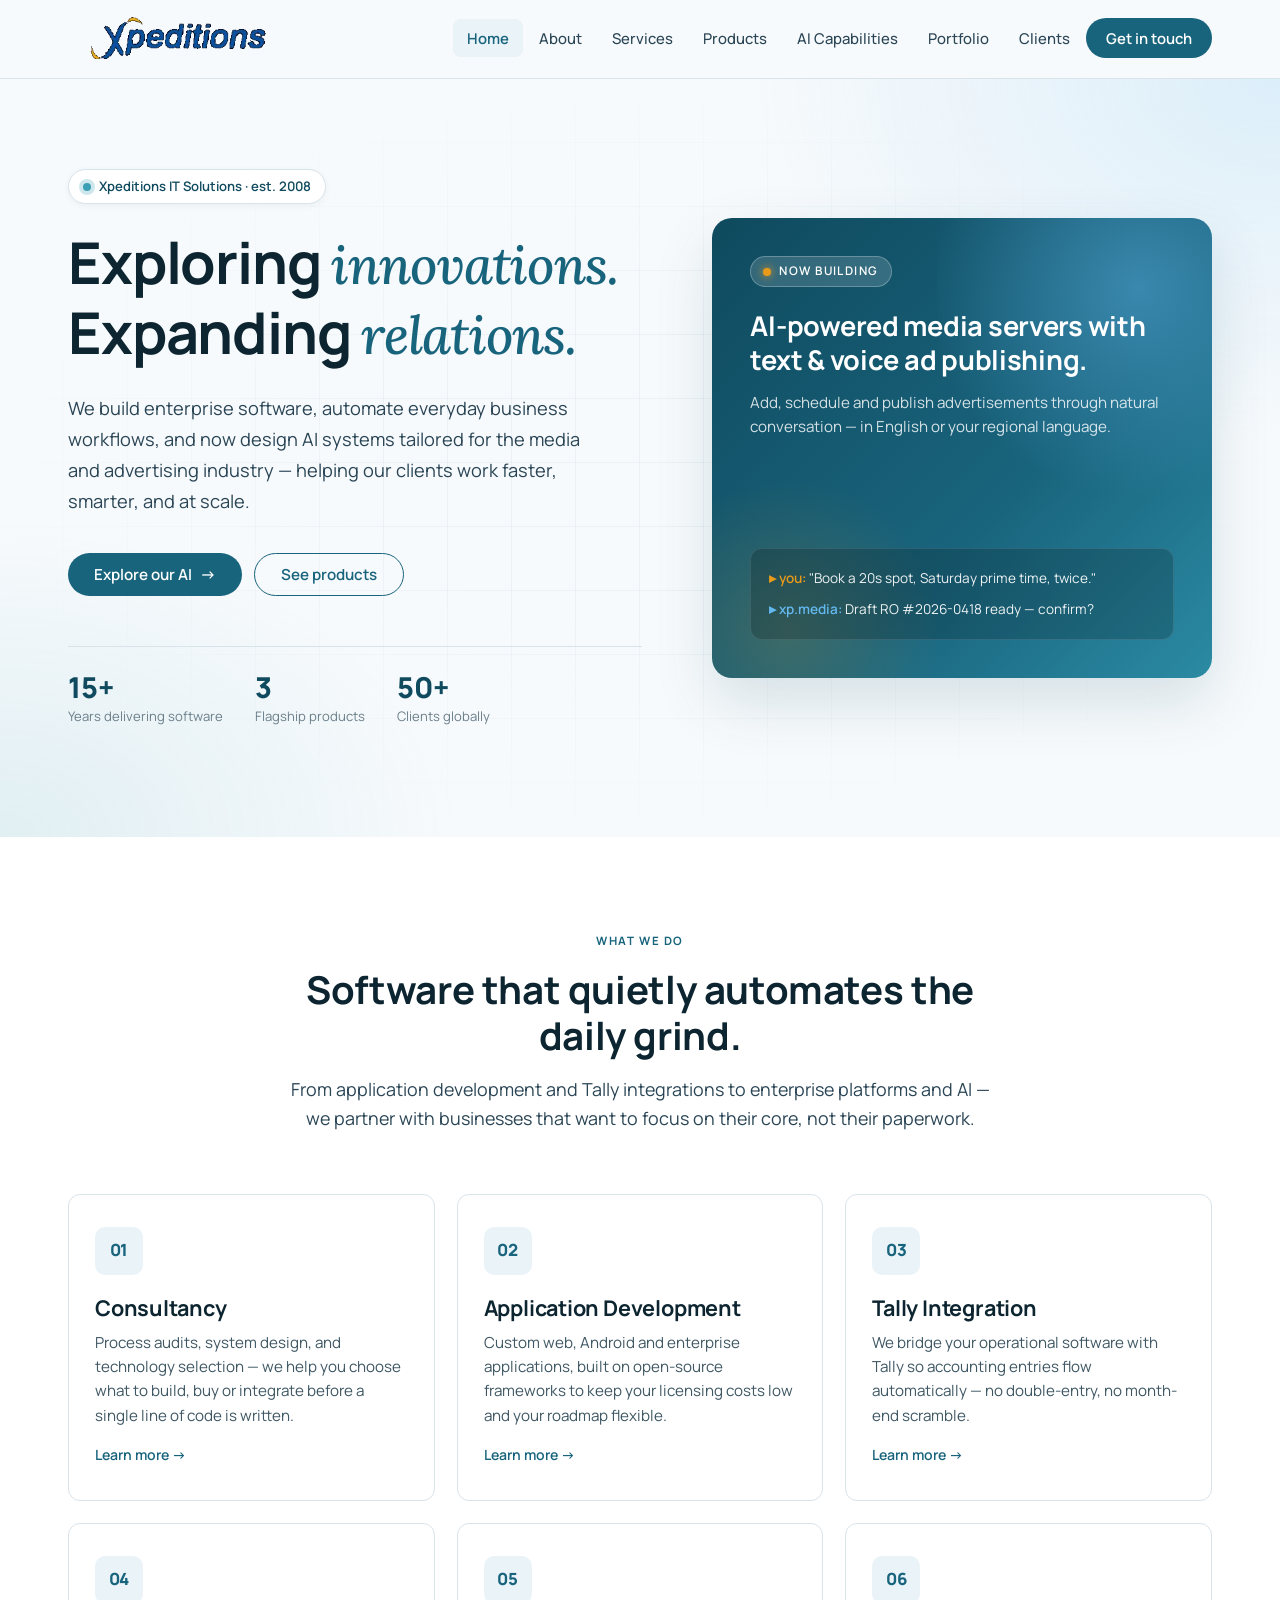
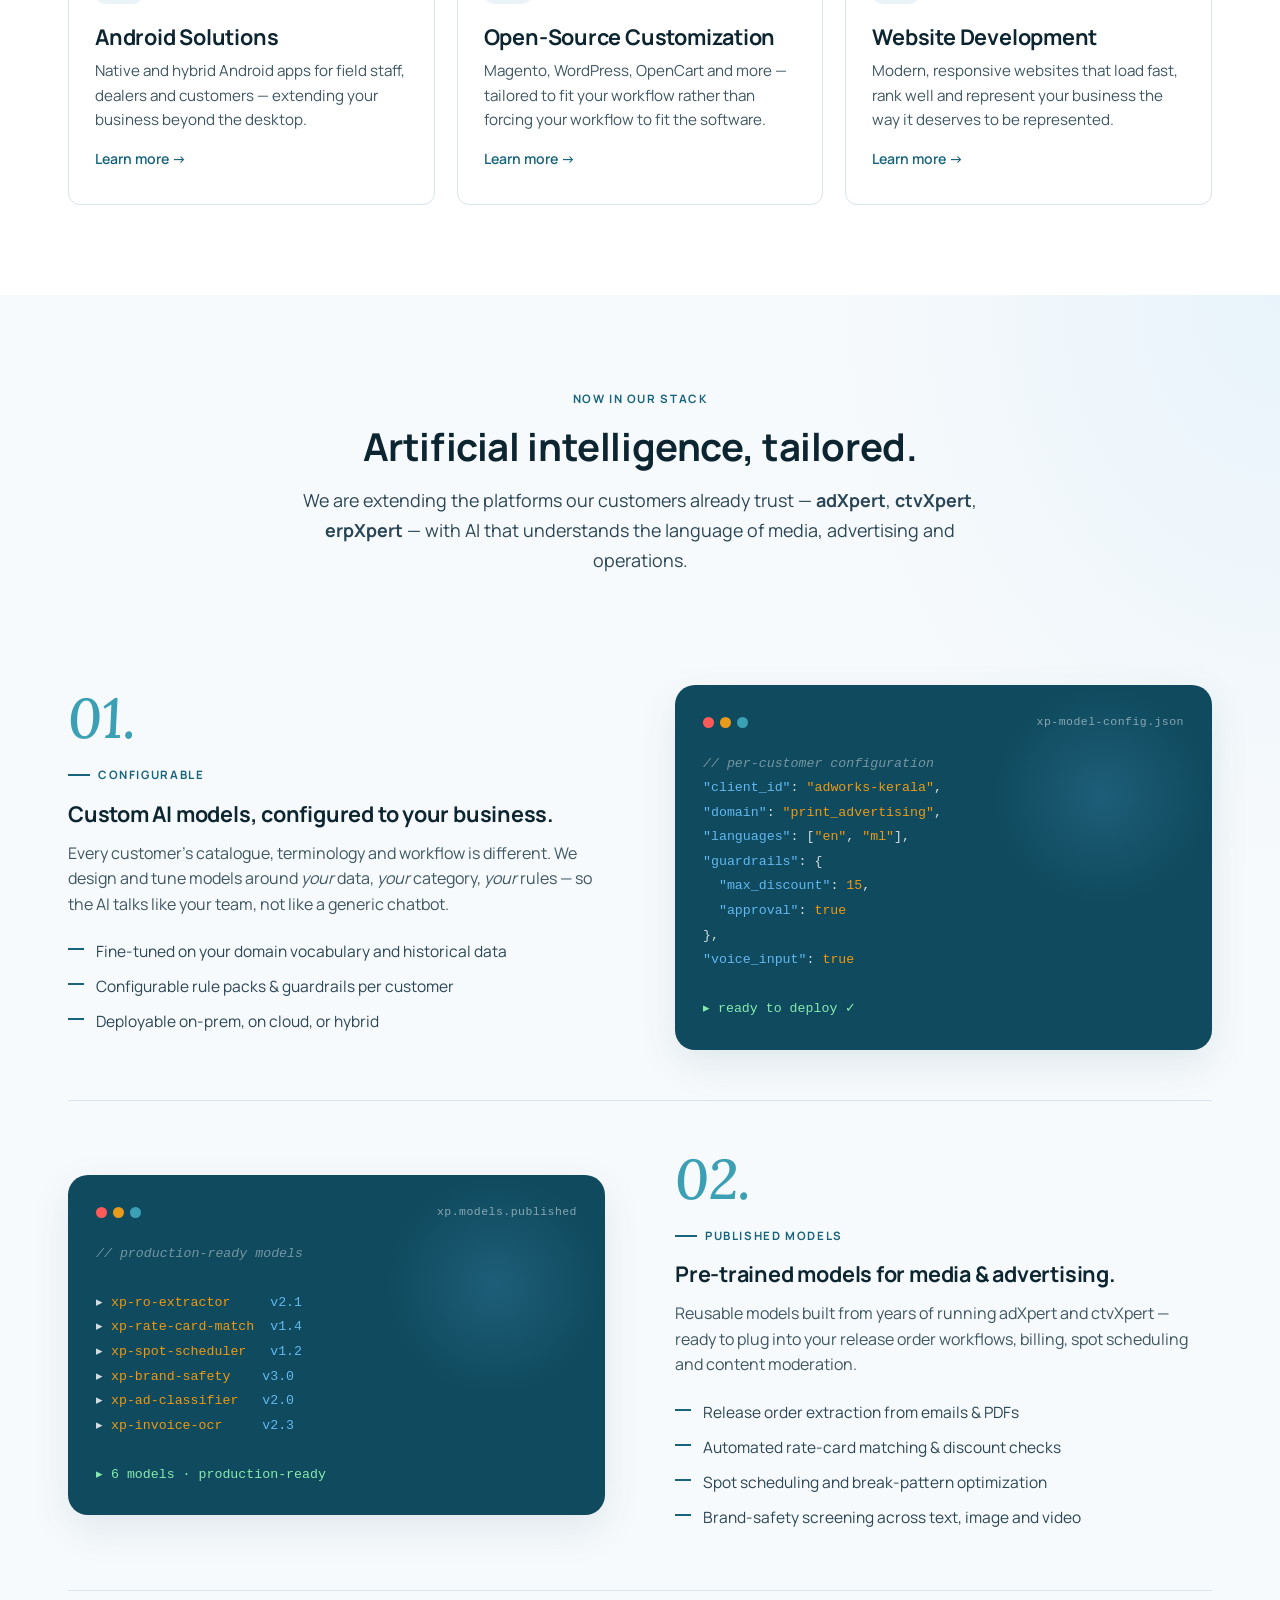
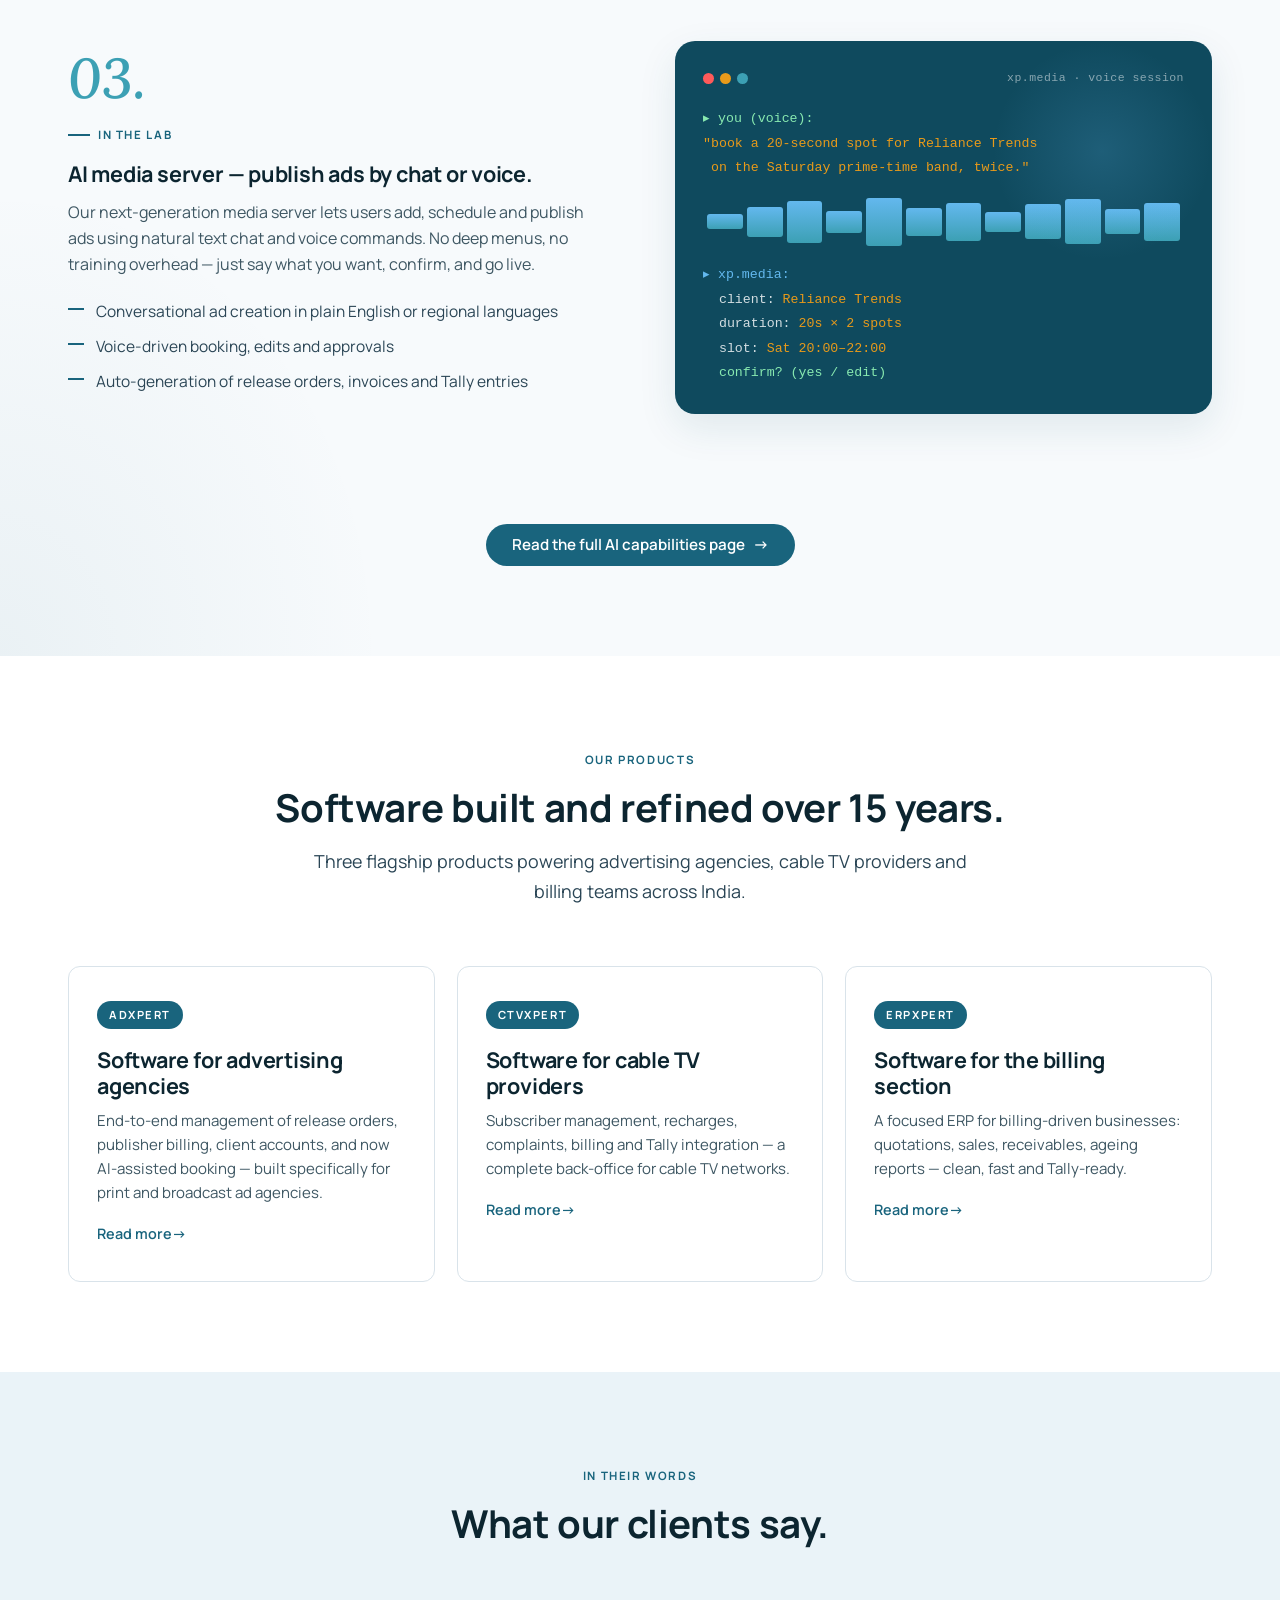
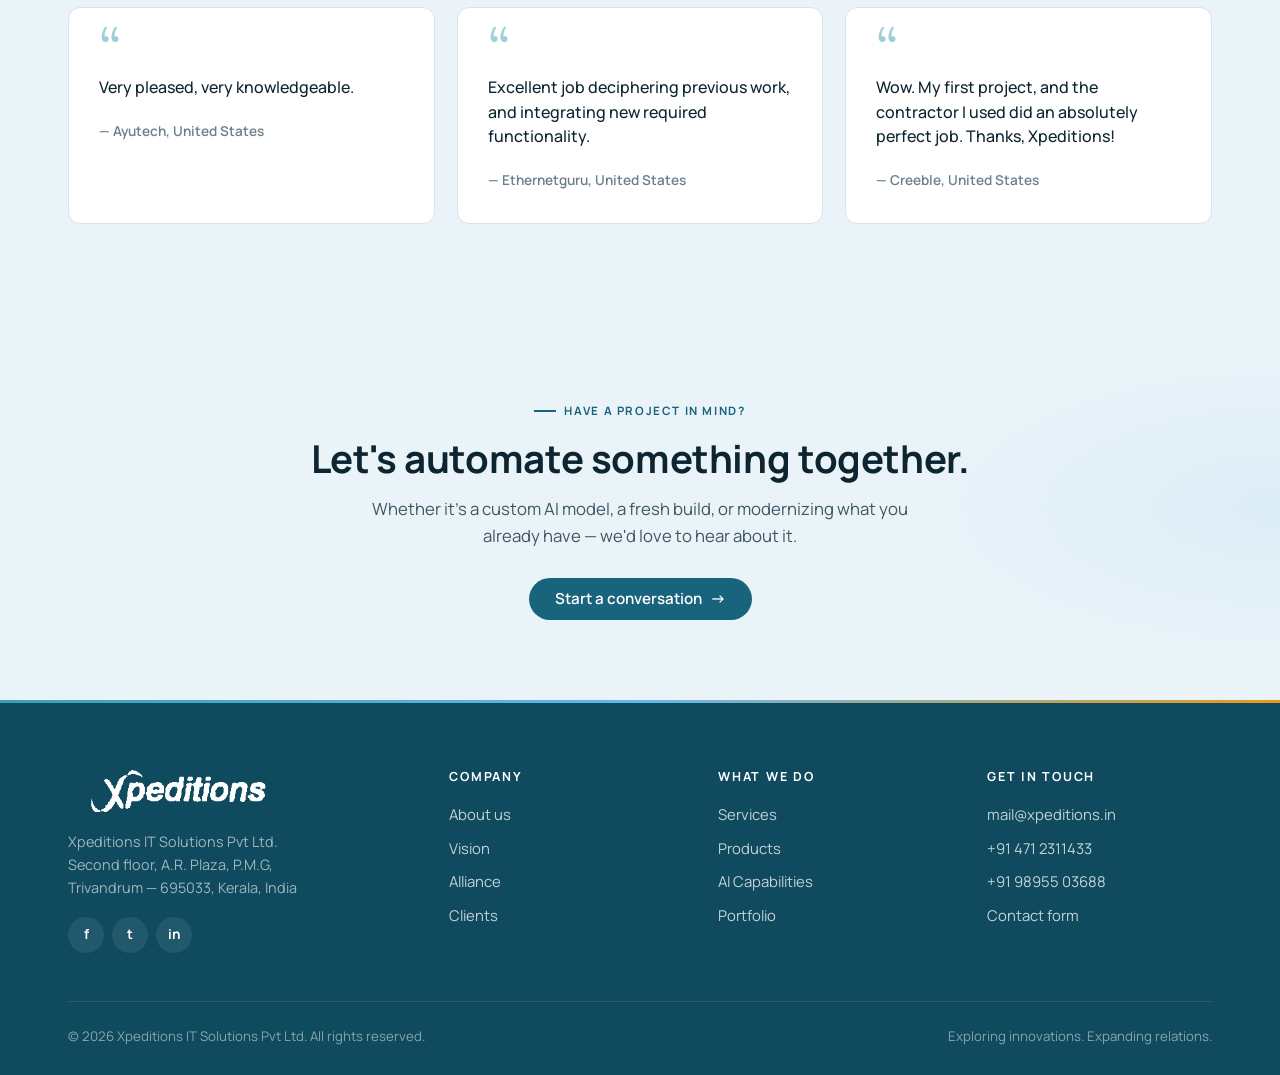
<file: index.html>
<!DOCTYPE html>
<html lang="en">
<head>
    <meta charset="utf-8">
    <meta name="viewport" content="width=device-width, initial-scale=1">
    <title>Xpeditions IT Solutions — Exploring Innovations, Expanding Relations</title>
    <meta name="description" content="Xpeditions IT Solutions Pvt Ltd — software, enterprise applications, Tally integrations and AI-powered solutions for media &amp; advertising, based in Trivandrum, Kerala, India.">
    <link rel="shortcut icon" href="assets/images/favicon.ico">
    <link rel="stylesheet" href="assets/css/style.css">
</head>
<body>

<!-- ============ HEADER ============ -->
<header class="site-header">
    <div class="container nav-wrap">
        <a href="index.html" class="brand">
            <img src="assets/images/logo.png" alt="Xpeditions">
        </a>
        <button class="nav-toggle" aria-label="Toggle menu">
            <span></span><span></span><span></span>
        </button>
        <ul class="nav-links">
            <li><a href="index.html" class="active">Home</a></li>
            <li><a href="about.html">About</a></li>
            <li><a href="services.html">Services</a></li>
            <li><a href="products.html">Products</a></li>
            <li><a href="ai.html">AI Capabilities</a></li>
            <li><a href="portfolio.html">Portfolio</a></li>
            <li><a href="clients.html">Clients</a></li>
            <li><a href="contact.html" class="nav-cta">Get in touch</a></li>
        </ul>
    </div>
</header>

<!-- ============ HERO ============ -->
<section class="hero">
    <div class="container hero-grid">
        <div>
            <div class="hero-tagline">
                <span class="dot"></span>
                <span>Xpeditions IT Solutions · est. 2008</span>
            </div>
            <h1>
                Exploring <span class="serif-accent">innovations.</span><br>
                Expanding <span class="serif-accent">relations.</span>
            </h1>
            <p class="hero-lead">
                We build enterprise software, automate everyday business workflows,
                and now design AI systems tailored for the media and advertising industry &mdash;
                helping our clients work faster, smarter, and at scale.
            </p>
            <div class="hero-ctas">
                <a href="ai.html" class="btn btn-primary btn-arrow">Explore our AI</a>
                <a href="products.html" class="btn btn-ghost">See products</a>
            </div>
            <div class="hero-meta">
                <div class="hero-meta-item">
                    <div class="num">15+</div>
                    <div class="label">Years delivering software</div>
                </div>
                <div class="hero-meta-item">
                    <div class="num">3</div>
                    <div class="label">Flagship products</div>
                </div>
                <div class="hero-meta-item">
                    <div class="num">50+</div>
                    <div class="label">Clients globally</div>
                </div>
            </div>
        </div>

        <div class="hero-visual">
            <div>
                <div class="hv-badge">
                    <span class="gold-dot"></span>
                    Now Building
                </div>
                <div class="hv-headline">AI-powered media servers with text &amp; voice ad publishing.</div>
                <div class="hv-sub">
                    Add, schedule and publish advertisements through natural conversation &mdash;
                    in English or your regional language.
                </div>
            </div>
            <div class="hv-mini-chat">
                <div><span class="who">▸ you:</span> <span class="val">"Book a 20s spot, Saturday prime time, twice."</span></div>
                <div style="margin-top: 8px;"><span class="ai">▸ xp.media:</span> <span class="val">Draft RO #2026-0418 ready &mdash; confirm?</span></div>
            </div>
        </div>
    </div>
</section>

<!-- ============ WHAT WE DO ============ -->
<section class="bg-white">
    <div class="container">
        <div class="section-head">
            <div class="eyebrow">What we do</div>
            <h2>Software that quietly automates the daily grind.</h2>
            <p class="lead" style="margin: 16px auto 0;">From application development and Tally integrations to enterprise platforms and AI &mdash; we partner with businesses that want to focus on their core, not their paperwork.</p>
        </div>

        <div class="cap-grid">
            <div class="cap-card">
                <div class="cap-icon">01</div>
                <h3>Consultancy</h3>
                <p>Process audits, system design, and technology selection &mdash; we help you choose what to build, buy or integrate before a single line of code is written.</p>
                <a href="services.html#consultancy" class="more">Learn more</a>
            </div>
            <div class="cap-card">
                <div class="cap-icon">02</div>
                <h3>Application Development</h3>
                <p>Custom web, Android and enterprise applications, built on open-source frameworks to keep your licensing costs low and your roadmap flexible.</p>
                <a href="services.html#appdev" class="more">Learn more</a>
            </div>
            <div class="cap-card">
                <div class="cap-icon">03</div>
                <h3>Tally Integration</h3>
                <p>We bridge your operational software with Tally so accounting entries flow automatically &mdash; no double-entry, no month-end scramble.</p>
                <a href="services.html#tally" class="more">Learn more</a>
            </div>
            <div class="cap-card">
                <div class="cap-icon">04</div>
                <h3>Android Solutions</h3>
                <p>Native and hybrid Android apps for field staff, dealers and customers &mdash; extending your business beyond the desktop.</p>
                <a href="services.html#android" class="more">Learn more</a>
            </div>
            <div class="cap-card">
                <div class="cap-icon">05</div>
                <h3>Open-Source Customization</h3>
                <p>Magento, WordPress, OpenCart and more &mdash; tailored to fit your workflow rather than forcing your workflow to fit the software.</p>
                <a href="services.html#oss" class="more">Learn more</a>
            </div>
            <div class="cap-card">
                <div class="cap-icon">06</div>
                <h3>Website Development</h3>
                <p>Modern, responsive websites that load fast, rank well and represent your business the way it deserves to be represented.</p>
                <a href="services.html#web" class="more">Learn more</a>
            </div>
        </div>
    </div>
</section>

<!-- ============ AI SECTION (new, branded) ============ -->
<section class="ai-section">
    <div class="container">
        <div class="section-head">
            <div class="eyebrow">Now in our stack</div>
            <h2>Artificial intelligence, tailored.</h2>
            <p class="lead" style="margin: 16px auto 0;">We are extending the platforms our customers already trust &mdash; <strong>adXpert</strong>, <strong>ctvXpert</strong>, <strong>erpXpert</strong> &mdash; with AI that understands the language of media, advertising and operations.</p>
        </div>

        <!-- Feature 1 -->
        <div class="ai-feature">
            <div class="ai-feature-text">
                <div class="ai-feature-number">01.</div>
                <div class="eyebrow">Configurable</div>
                <h3>Custom AI models, configured to your business.</h3>
                <p style="margin-top: 14px;">Every customer's catalogue, terminology and workflow is different. We design and tune models around <em>your</em> data, <em>your</em> category, <em>your</em> rules &mdash; so the AI talks like your team, not like a generic chatbot.</p>
                <ul>
                    <li>Fine-tuned on your domain vocabulary and historical data</li>
                    <li>Configurable rule packs &amp; guardrails per customer</li>
                    <li>Deployable on-prem, on cloud, or hybrid</li>
                </ul>
            </div>
            <div class="ai-feature-visual">
                <div class="ai-mock">
                    <div class="ai-mock-bar">
                        <span></span><span></span><span></span>
                        <span class="filename">xp-model-config.json</span>
                    </div>
                    <div class="ai-mock-line"><span class="cmt">// per-customer configuration</span></div>
                    <div class="ai-mock-line"><span class="key">"client_id"</span>: <span class="val">"adworks-kerala"</span>,</div>
                    <div class="ai-mock-line"><span class="key">"domain"</span>: <span class="val">"print_advertising"</span>,</div>
                    <div class="ai-mock-line"><span class="key">"languages"</span>: [<span class="val">"en"</span>, <span class="val">"ml"</span>],</div>
                    <div class="ai-mock-line"><span class="key">"guardrails"</span>: {</div>
                    <div class="ai-mock-line">&nbsp;&nbsp;<span class="key">"max_discount"</span>: <span class="val">15</span>,</div>
                    <div class="ai-mock-line">&nbsp;&nbsp;<span class="key">"approval"</span>: <span class="val">true</span></div>
                    <div class="ai-mock-line">},</div>
                    <div class="ai-mock-line"><span class="key">"voice_input"</span>: <span class="val">true</span></div>
                    <div class="ai-mock-line">&nbsp;</div>
                    <div class="ai-mock-line"><span class="you">▸ ready to deploy ✓</span></div>
                </div>
            </div>
        </div>

        <!-- Feature 2 -->
        <div class="ai-feature reverse">
            <div class="ai-feature-text">
                <div class="ai-feature-number">02.</div>
                <div class="eyebrow">Published Models</div>
                <h3>Pre-trained models for media &amp; advertising.</h3>
                <p style="margin-top: 14px;">Reusable models built from years of running adXpert and ctvXpert &mdash; ready to plug into your release order workflows, billing, spot scheduling and content moderation.</p>
                <ul>
                    <li>Release order extraction from emails &amp; PDFs</li>
                    <li>Automated rate-card matching &amp; discount checks</li>
                    <li>Spot scheduling and break-pattern optimization</li>
                    <li>Brand-safety screening across text, image and video</li>
                </ul>
            </div>
            <div class="ai-feature-visual">
                <div class="ai-mock">
                    <div class="ai-mock-bar">
                        <span></span><span></span><span></span>
                        <span class="filename">xp.models.published</span>
                    </div>
                    <div class="ai-mock-line"><span class="cmt">// production-ready models</span></div>
                    <div class="ai-mock-line">&nbsp;</div>
                    <div class="ai-mock-line">▸ <span class="val">xp-ro-extractor</span> &nbsp;&nbsp;&nbsp;&nbsp;<span class="key">v2.1</span></div>
                    <div class="ai-mock-line">▸ <span class="val">xp-rate-card-match</span>&nbsp;&nbsp;<span class="key">v1.4</span></div>
                    <div class="ai-mock-line">▸ <span class="val">xp-spot-scheduler</span>&nbsp;&nbsp;&nbsp;<span class="key">v1.2</span></div>
                    <div class="ai-mock-line">▸ <span class="val">xp-brand-safety</span>&nbsp;&nbsp;&nbsp;&nbsp;<span class="key">v3.0</span></div>
                    <div class="ai-mock-line">▸ <span class="val">xp-ad-classifier</span>&nbsp;&nbsp;&nbsp;<span class="key">v2.0</span></div>
                    <div class="ai-mock-line">▸ <span class="val">xp-invoice-ocr</span>&nbsp;&nbsp;&nbsp;&nbsp;&nbsp;<span class="key">v2.3</span></div>
                    <div class="ai-mock-line">&nbsp;</div>
                    <div class="ai-mock-line"><span class="you">▸ 6 models · production-ready</span></div>
                </div>
            </div>
        </div>

        <!-- Feature 3 -->
        <div class="ai-feature">
            <div class="ai-feature-text">
                <div class="ai-feature-number">03.</div>
                <div class="eyebrow">In the lab</div>
                <h3>AI media server &mdash; publish ads by chat or voice.</h3>
                <p style="margin-top: 14px;">Our next-generation media server lets users add, schedule and publish ads using natural text chat and voice commands. No deep menus, no training overhead &mdash; just say what you want, confirm, and go live.</p>
                <ul>
                    <li>Conversational ad creation in plain English or regional languages</li>
                    <li>Voice-driven booking, edits and approvals</li>
                    <li>Auto-generation of release orders, invoices and Tally entries</li>
                </ul>
            </div>
            <div class="ai-feature-visual">
                <div class="ai-mock">
                    <div class="ai-mock-bar">
                        <span></span><span></span><span></span>
                        <span class="filename">xp.media · voice session</span>
                    </div>
                    <div class="ai-mock-line"><span class="you">▸ you (voice):</span></div>
                    <div class="ai-mock-line"><span class="val">"book a 20-second spot for Reliance Trends</span></div>
                    <div class="ai-mock-line"><span class="val">&nbsp;on the Saturday prime-time band, twice."</span></div>
                    <div class="voice-bars">
                        <span></span><span></span><span></span><span></span><span></span><span></span>
                        <span></span><span></span><span></span><span></span><span></span><span></span>
                    </div>
                    <div class="ai-mock-line"><span class="key">▸ xp.media:</span></div>
                    <div class="ai-mock-line">&nbsp;&nbsp;client: <span class="val">Reliance Trends</span></div>
                    <div class="ai-mock-line">&nbsp;&nbsp;duration: <span class="val">20s × 2 spots</span></div>
                    <div class="ai-mock-line">&nbsp;&nbsp;slot: <span class="val">Sat 20:00–22:00</span></div>
                    <div class="ai-mock-line">&nbsp;&nbsp;<span class="you">confirm? (yes / edit)</span></div>
                </div>
            </div>
        </div>

        <div style="text-align:center; margin-top: 60px;">
            <a href="ai.html" class="btn btn-primary btn-arrow">Read the full AI capabilities page</a>
        </div>
    </div>
</section>

<!-- ============ PRODUCTS ============ -->
<section class="bg-white">
    <div class="container">
        <div class="section-head">
            <div class="eyebrow">Our products</div>
            <h2>Software built and refined over 15 years.</h2>
            <p class="lead" style="margin: 16px auto 0;">Three flagship products powering advertising agencies, cable TV providers and billing teams across India.</p>
        </div>

        <div class="product-row">
            <a href="products.html#adxpert" class="product-card">
                <span class="label">adXpert</span>
                <h3>Software for advertising agencies</h3>
                <p>End-to-end management of release orders, publisher billing, client accounts, and now AI-assisted booking &mdash; built specifically for print and broadcast ad agencies.</p>
                <span class="more">Read more</span>
            </a>
            <a href="products.html#ctvxpert" class="product-card">
                <span class="label">ctvXpert</span>
                <h3>Software for cable TV providers</h3>
                <p>Subscriber management, recharges, complaints, billing and Tally integration &mdash; a complete back-office for cable TV networks.</p>
                <span class="more">Read more</span>
            </a>
            <a href="products.html#erpxpert" class="product-card">
                <span class="label">erpXpert</span>
                <h3>Software for the billing section</h3>
                <p>A focused ERP for billing-driven businesses: quotations, sales, receivables, ageing reports &mdash; clean, fast and Tally-ready.</p>
                <span class="more">Read more</span>
            </a>
        </div>
    </div>
</section>

<!-- ============ TESTIMONIALS ============ -->
<section class="bg-tint">
    <div class="container">
        <div class="section-head">
            <div class="eyebrow">In their words</div>
            <h2>What our clients say.</h2>
        </div>
        <div class="testi-row">
            <div class="testi-card">
                <span class="quote-mark">&ldquo;</span>
                <blockquote>Very pleased, very knowledgeable.</blockquote>
                <cite>&mdash; Ayutech, United States</cite>
            </div>
            <div class="testi-card">
                <span class="quote-mark">&ldquo;</span>
                <blockquote>Excellent job deciphering previous work, and integrating new required functionality.</blockquote>
                <cite>&mdash; Ethernetguru, United States</cite>
            </div>
            <div class="testi-card">
                <span class="quote-mark">&ldquo;</span>
                <blockquote>Wow. My first project, and the contractor I used did an absolutely perfect job. Thanks, Xpeditions!</blockquote>
                <cite>&mdash; Creeble, United States</cite>
            </div>
        </div>
    </div>
</section>

<!-- ============ CTA ============ -->
<section class="cta-band">
    <div class="container">
        <div class="eyebrow" style="justify-content: center;">Have a project in mind?</div>
        <h2>Let's automate something together.</h2>
        <p>Whether it's a custom AI model, a fresh build, or modernizing what you already have &mdash; we'd love to hear about it.</p>
        <a href="contact.html" class="btn btn-primary btn-arrow">Start a conversation</a>
    </div>
</section>

<!-- ============ FOOTER ============ -->
<footer class="site-footer">
    <div class="container">
        <div class="footer-grid">
            <div class="footer-brand">
                <div class="footer-logo">
                    <img src="assets/images/logo.png" alt="Xpeditions">
                </div>
                <p>Xpeditions IT Solutions Pvt Ltd.<br>
                Second floor, A.R. Plaza, P.M.G,<br>
                Trivandrum &mdash; 695033, Kerala, India</p>
                <div class="footer-social">
                    <a href="https://www.facebook.com/thexpeditions" target="_blank" rel="noopener" aria-label="Facebook">f</a>
                    <a href="https://twitter.com/xpeditions3" target="_blank" rel="noopener" aria-label="Twitter">t</a>
                    <a href="http://www.linkedin.com/company/xpeditions" target="_blank" rel="noopener" aria-label="LinkedIn">in</a>
                </div>
            </div>
            <div>
                <h4>Company</h4>
                <ul>
                    <li><a href="about.html">About us</a></li>
                    <li><a href="about.html#vision">Vision</a></li>
                    <li><a href="about.html#alliance">Alliance</a></li>
                    <li><a href="clients.html">Clients</a></li>
                </ul>
            </div>
            <div>
                <h4>What we do</h4>
                <ul>
                    <li><a href="services.html">Services</a></li>
                    <li><a href="products.html">Products</a></li>
                    <li><a href="ai.html">AI Capabilities</a></li>
                    <li><a href="portfolio.html">Portfolio</a></li>
                </ul>
            </div>
            <div>
                <h4>Get in touch</h4>
                <ul>
                    <li><a href="mailto:mail@xpeditions.in">mail@xpeditions.in</a></li>
                    <li><a href="tel:+914712311433">+91 471 2311433</a></li>
                    <li><a href="tel:+919895503688">+91 98955 03688</a></li>
                    <li><a href="contact.html">Contact form</a></li>
                </ul>
            </div>
        </div>
        <div class="footer-bottom">
            <span>&copy; 2026 Xpeditions IT Solutions Pvt Ltd. All rights reserved.</span>
            <span>Exploring innovations. Expanding relations.</span>
        </div>
    </div>
</footer>

<script src="assets/js/main.js"></script>
</body>
</html>
</file>
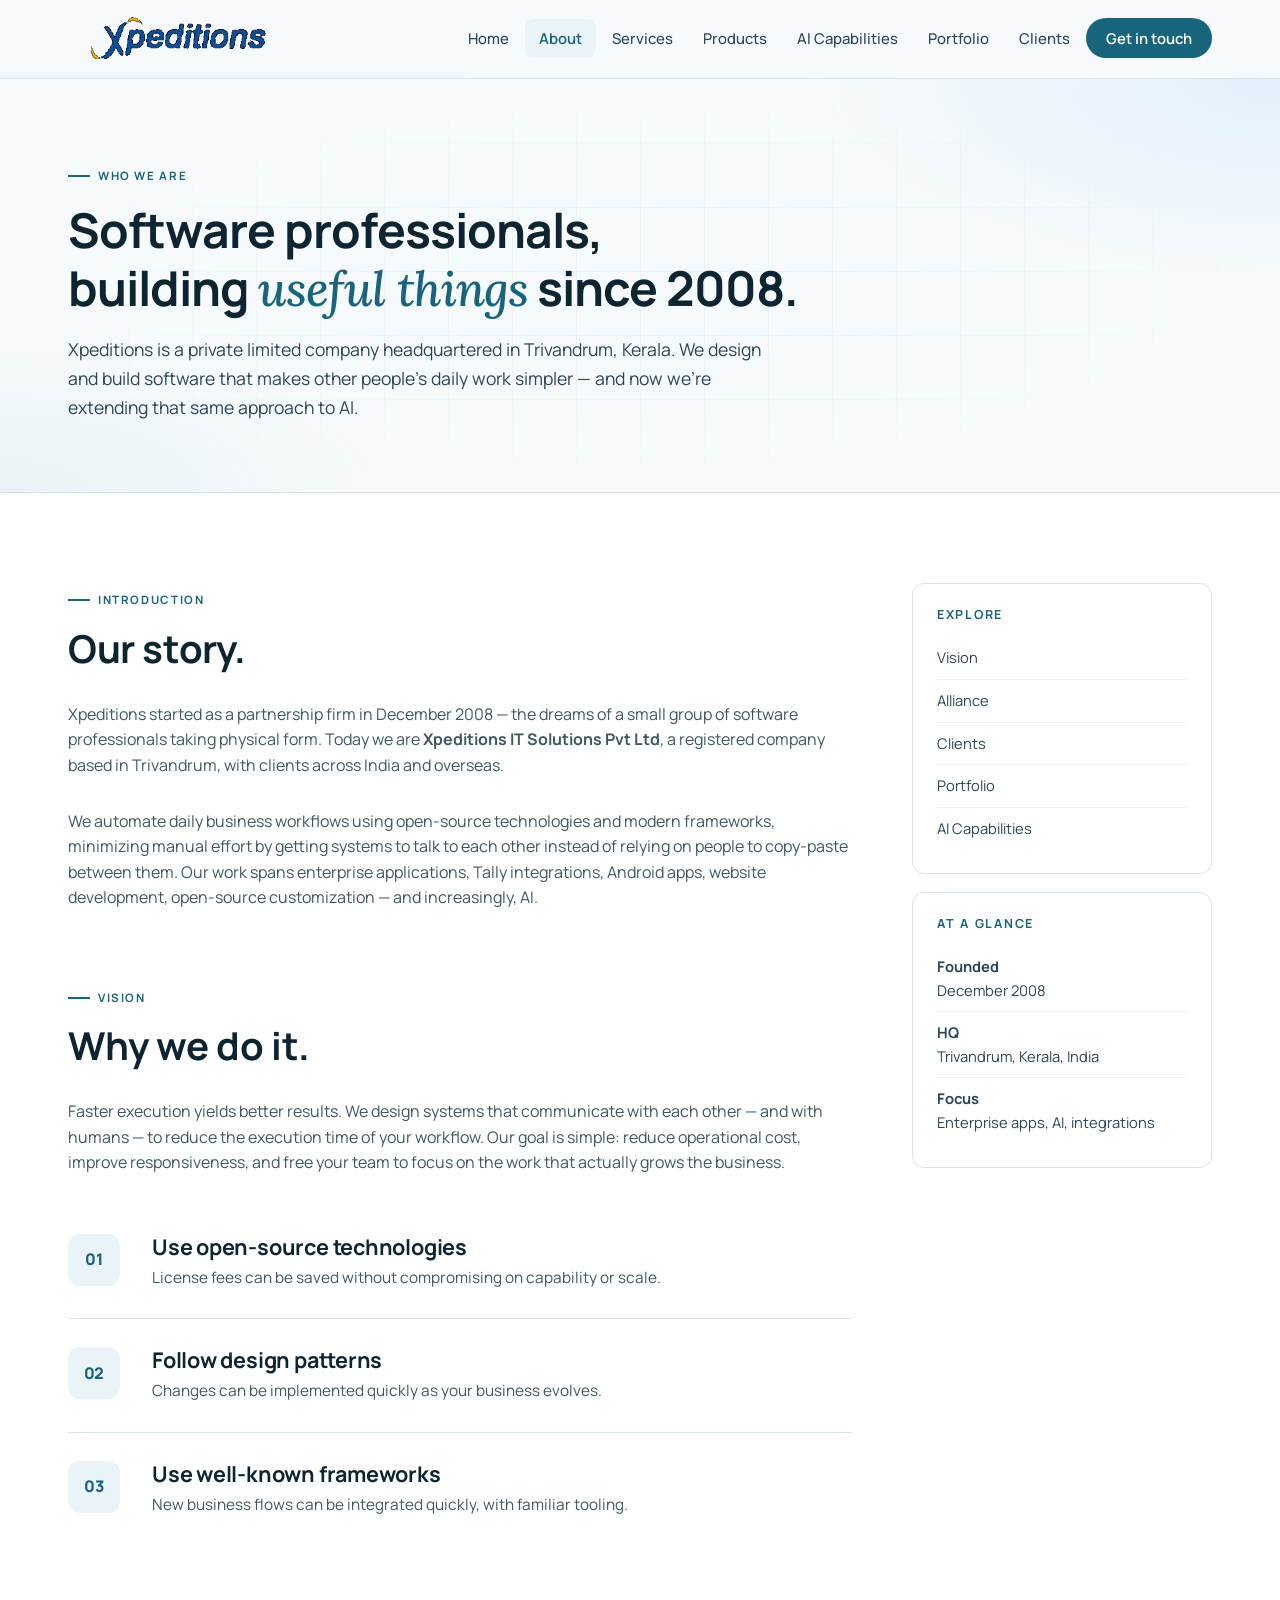
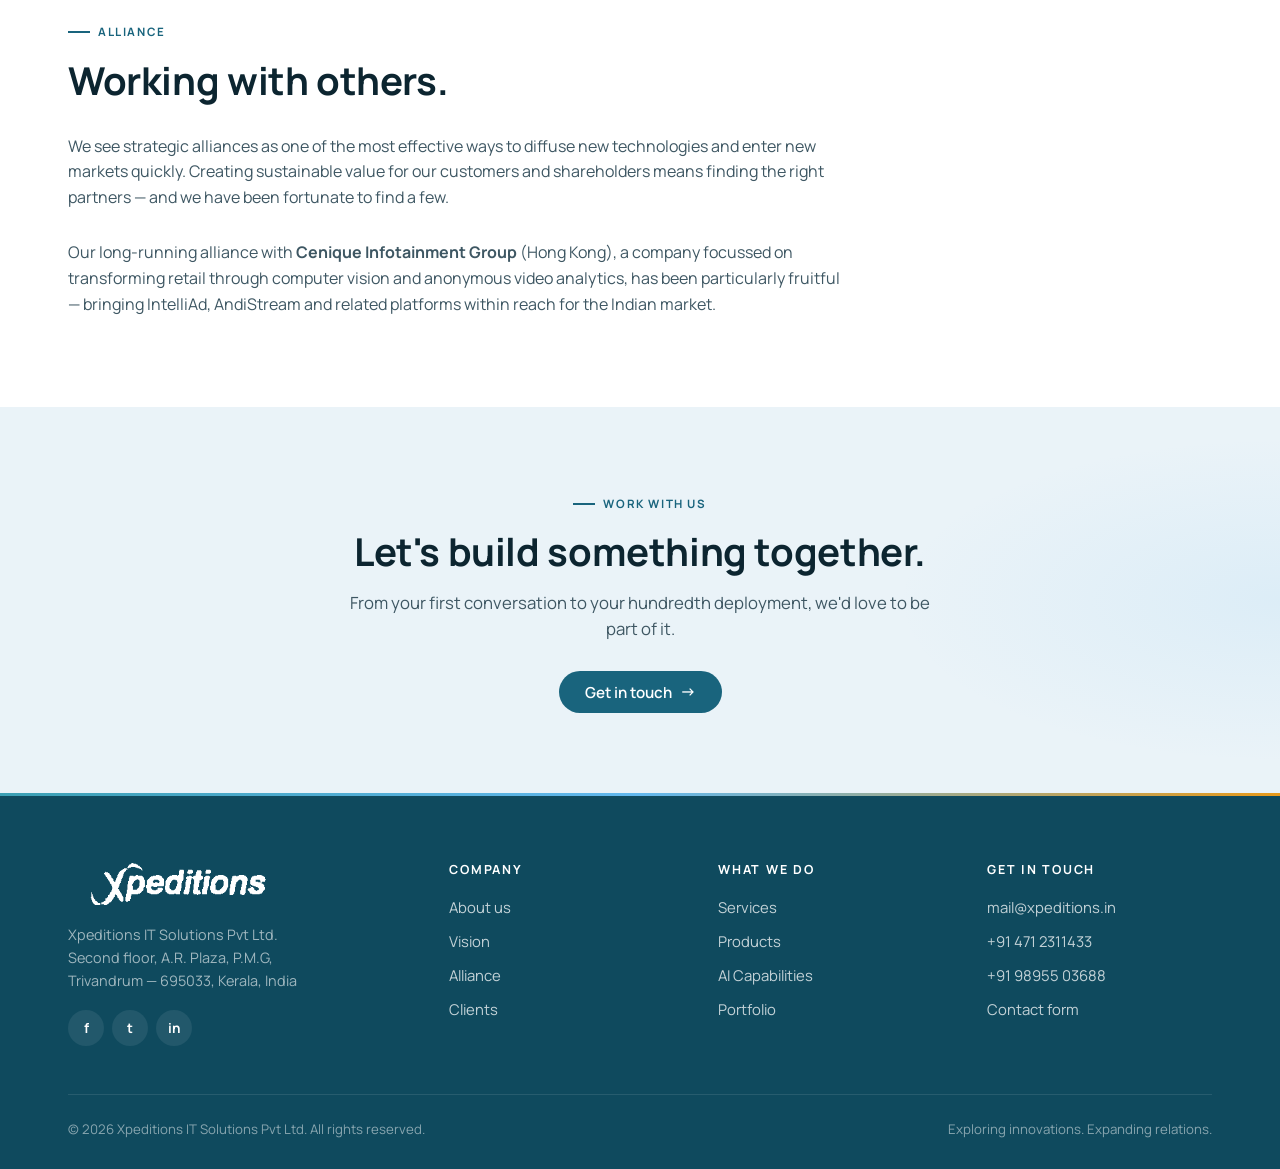
<file: about.html>
<!DOCTYPE html>
<html lang="en">
<head>
    <meta charset="utf-8">
    <meta name="viewport" content="width=device-width, initial-scale=1">
    <title>About &mdash; Xpeditions IT Solutions</title>
    <meta name="description" content="About Xpeditions IT Solutions — a Trivandrum-based software company building enterprise applications, AI systems and integrations since 2008.">
    <link rel="shortcut icon" href="assets/images/favicon.ico">
    <link rel="stylesheet" href="assets/css/style.css">
</head>
<body>

<header class="site-header">
    <div class="container nav-wrap">
        <a href="index.html" class="brand">
            <img src="assets/images/logo.png" alt="Xpeditions">
        </a>
        <button class="nav-toggle" aria-label="Toggle menu"><span></span><span></span><span></span></button>
        <ul class="nav-links">
            <li><a href="index.html">Home</a></li>
            <li><a href="about.html" class="active">About</a></li>
            <li><a href="services.html">Services</a></li>
            <li><a href="products.html">Products</a></li>
            <li><a href="ai.html">AI Capabilities</a></li>
            <li><a href="portfolio.html">Portfolio</a></li>
            <li><a href="clients.html">Clients</a></li>
            <li><a href="contact.html" class="nav-cta">Get in touch</a></li>
        </ul>
    </div>
</header>

<section class="page-head">
    <div class="container">
        <div class="eyebrow">Who we are</div>
        <h1>Software professionals,<br>building <span class="serif-accent">useful things</span> since 2008.</h1>
        <p class="lead" style="margin-top: 18px;">Xpeditions is a private limited company headquartered in Trivandrum, Kerala. We design and build software that makes other people's daily work simpler &mdash; and now we're extending that same approach to AI.</p>
    </div>
</section>

<section class="bg-white">
    <div class="container two-col">
        <div>
            <div class="eyebrow">Introduction</div>
            <h2>Our story.</h2>
            <p class="mt-30">
                Xpeditions started as a partnership firm in December 2008 &mdash; the dreams of a small group
                of software professionals taking physical form. Today we are <strong>Xpeditions IT Solutions Pvt Ltd</strong>,
                a registered company based in Trivandrum, with clients across India and overseas.
            </p>
            <p class="mt-30">
                We automate daily business workflows using open-source technologies and modern frameworks,
                minimizing manual effort by getting systems to talk to each other instead of relying on
                people to copy-paste between them. Our work spans enterprise applications, Tally integrations,
                Android apps, website development, open-source customization &mdash; and increasingly, AI.
            </p>

            <div id="vision" style="margin-top: 70px;">
                <div class="eyebrow">Vision</div>
                <h2>Why we do it.</h2>
                <p class="mt-30">
                    Faster execution yields better results. We design systems that communicate with
                    each other &mdash; and with humans &mdash; to reduce the execution time of your workflow.
                    Our goal is simple: reduce operational cost, improve responsiveness, and free
                    your team to focus on the work that actually grows the business.
                </p>
                <div class="service-list">
                    <div class="service-item">
                        <div class="service-icon">01</div>
                        <div>
                            <h3>Use open-source technologies</h3>
                            <p>License fees can be saved without compromising on capability or scale.</p>
                        </div>
                    </div>
                    <div class="service-item">
                        <div class="service-icon">02</div>
                        <div>
                            <h3>Follow design patterns</h3>
                            <p>Changes can be implemented quickly as your business evolves.</p>
                        </div>
                    </div>
                    <div class="service-item">
                        <div class="service-icon">03</div>
                        <div>
                            <h3>Use well-known frameworks</h3>
                            <p>New business flows can be integrated quickly, with familiar tooling.</p>
                        </div>
                    </div>
                </div>
            </div>

            <div id="alliance" style="margin-top: 70px;">
                <div class="eyebrow">Alliance</div>
                <h2>Working with others.</h2>
                <p class="mt-30">
                    We see strategic alliances as one of the most effective ways to diffuse new
                    technologies and enter new markets quickly. Creating sustainable value for our
                    customers and shareholders means finding the right partners &mdash; and we have been
                    fortunate to find a few.
                </p>
                <p class="mt-30">
                    Our long-running alliance with <strong>Cenique Infotainment Group</strong> (Hong Kong),
                    a company focussed on transforming retail through computer vision and anonymous
                    video analytics, has been particularly fruitful &mdash; bringing IntelliAd, AndiStream
                    and related platforms within reach for the Indian market.
                </p>
            </div>
        </div>

        <aside class="two-col-aside">
            <div class="aside-card">
                <h4>Explore</h4>
                <ul>
                    <li><a href="#vision">Vision</a></li>
                    <li><a href="#alliance">Alliance</a></li>
                    <li><a href="clients.html">Clients</a></li>
                    <li><a href="portfolio.html">Portfolio</a></li>
                    <li><a href="ai.html">AI Capabilities</a></li>
                </ul>
            </div>
            <div class="aside-card">
                <h4>At a glance</h4>
                <ul>
                    <li><strong>Founded</strong><br>December 2008</li>
                    <li><strong>HQ</strong><br>Trivandrum, Kerala, India</li>
                    <li><strong>Focus</strong><br>Enterprise apps, AI, integrations</li>
                </ul>
            </div>
        </aside>
    </div>
</section>

<section class="cta-band">
    <div class="container">
        <div class="eyebrow" style="justify-content: center;">Work with us</div>
        <h2>Let's build something together.</h2>
        <p>From your first conversation to your hundredth deployment, we'd love to be part of it.</p>
        <a href="contact.html" class="btn btn-primary btn-arrow">Get in touch</a>
    </div>
</section>

<footer class="site-footer">
    <div class="container">
        <div class="footer-grid">
            <div class="footer-brand">
                <div class="footer-logo"><img src="assets/images/logo.png" alt="Xpeditions"></div>
                <p>Xpeditions IT Solutions Pvt Ltd.<br>
                Second floor, A.R. Plaza, P.M.G,<br>
                Trivandrum &mdash; 695033, Kerala, India</p>
                <div class="footer-social">
                    <a href="https://www.facebook.com/thexpeditions" target="_blank" rel="noopener" aria-label="Facebook">f</a>
                    <a href="https://twitter.com/xpeditions3" target="_blank" rel="noopener" aria-label="Twitter">t</a>
                    <a href="http://www.linkedin.com/company/xpeditions" target="_blank" rel="noopener" aria-label="LinkedIn">in</a>
                </div>
            </div>
            <div>
                <h4>Company</h4>
                <ul>
                    <li><a href="about.html">About us</a></li>
                    <li><a href="about.html#vision">Vision</a></li>
                    <li><a href="about.html#alliance">Alliance</a></li>
                    <li><a href="clients.html">Clients</a></li>
                </ul>
            </div>
            <div>
                <h4>What we do</h4>
                <ul>
                    <li><a href="services.html">Services</a></li>
                    <li><a href="products.html">Products</a></li>
                    <li><a href="ai.html">AI Capabilities</a></li>
                    <li><a href="portfolio.html">Portfolio</a></li>
                </ul>
            </div>
            <div>
                <h4>Get in touch</h4>
                <ul>
                    <li><a href="mailto:mail@xpeditions.in">mail@xpeditions.in</a></li>
                    <li><a href="tel:+914712311433">+91 471 2311433</a></li>
                    <li><a href="tel:+919895503688">+91 98955 03688</a></li>
                    <li><a href="contact.html">Contact form</a></li>
                </ul>
            </div>
        </div>
        <div class="footer-bottom">
            <span>&copy; 2026 Xpeditions IT Solutions Pvt Ltd. All rights reserved.</span>
            <span>Exploring innovations. Expanding relations.</span>
        </div>
    </div>
</footer>

<script src="assets/js/main.js"></script>
</body>
</html>
</file>
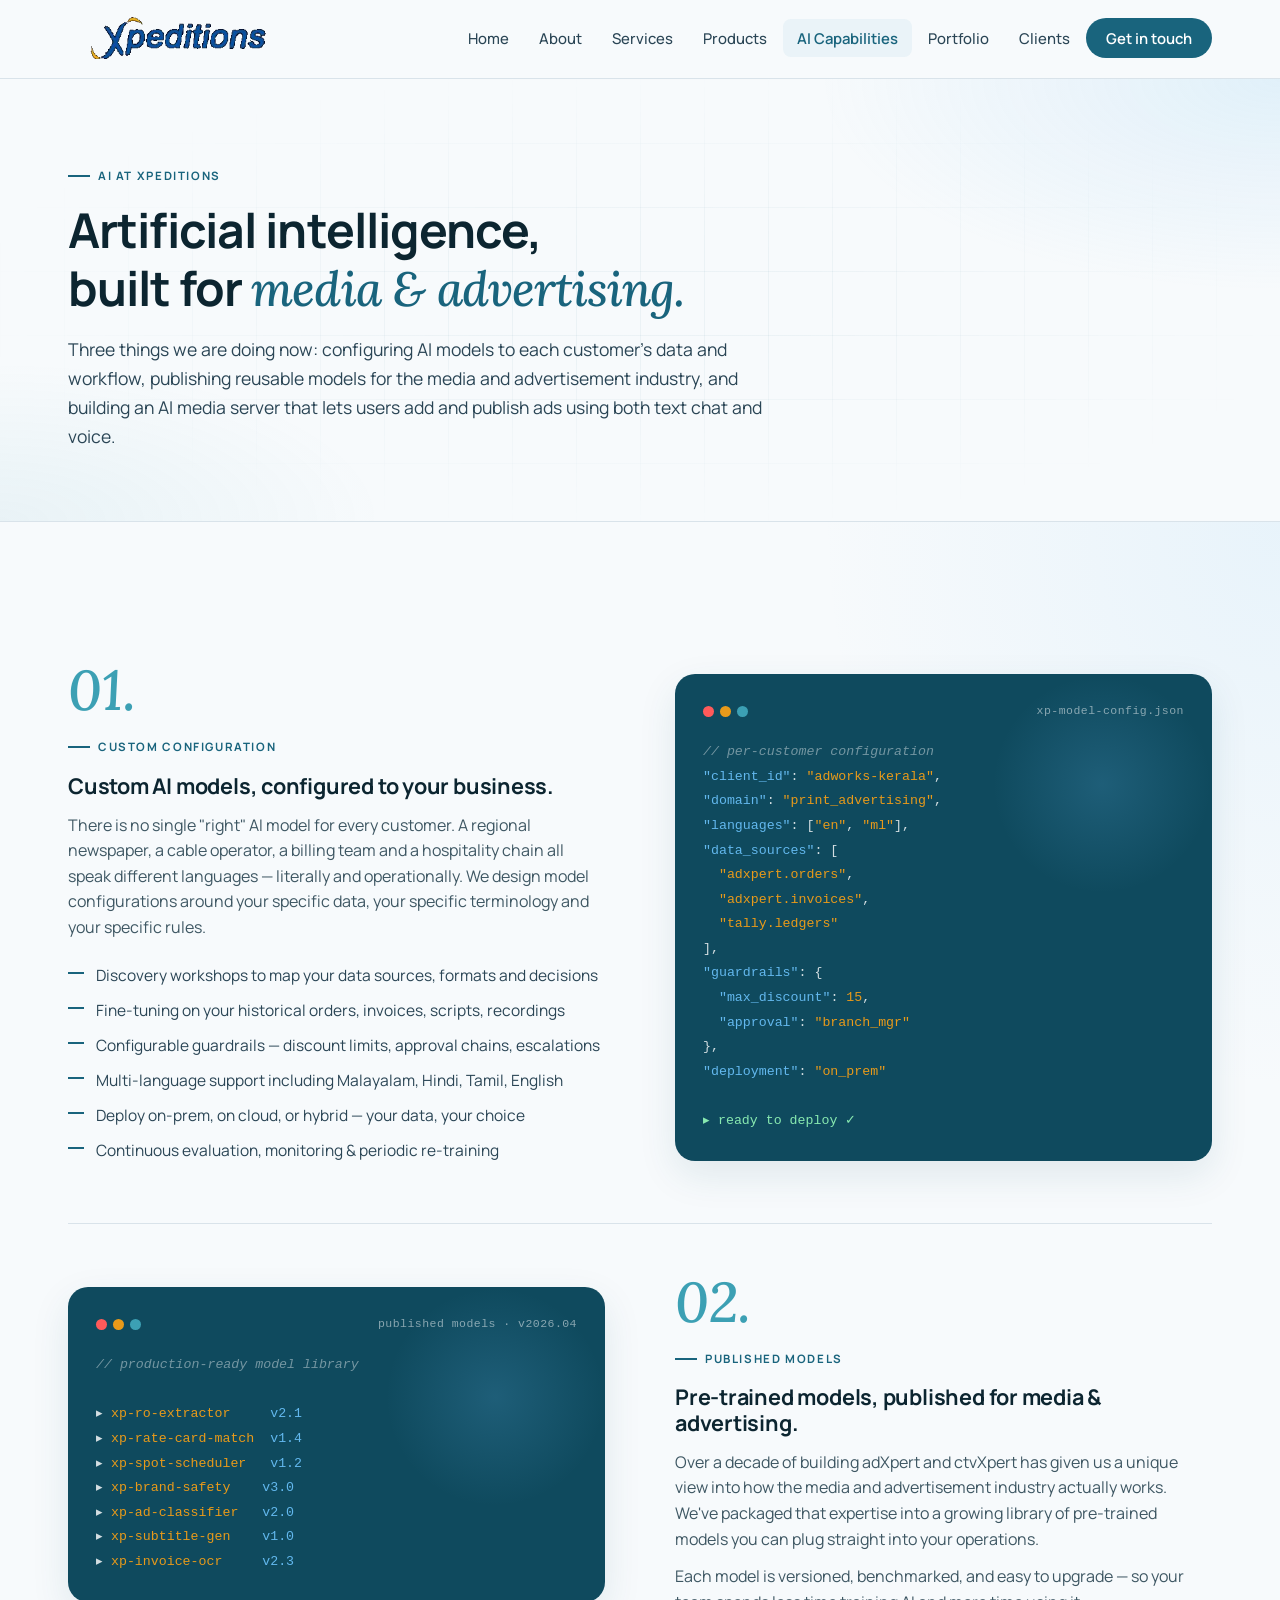
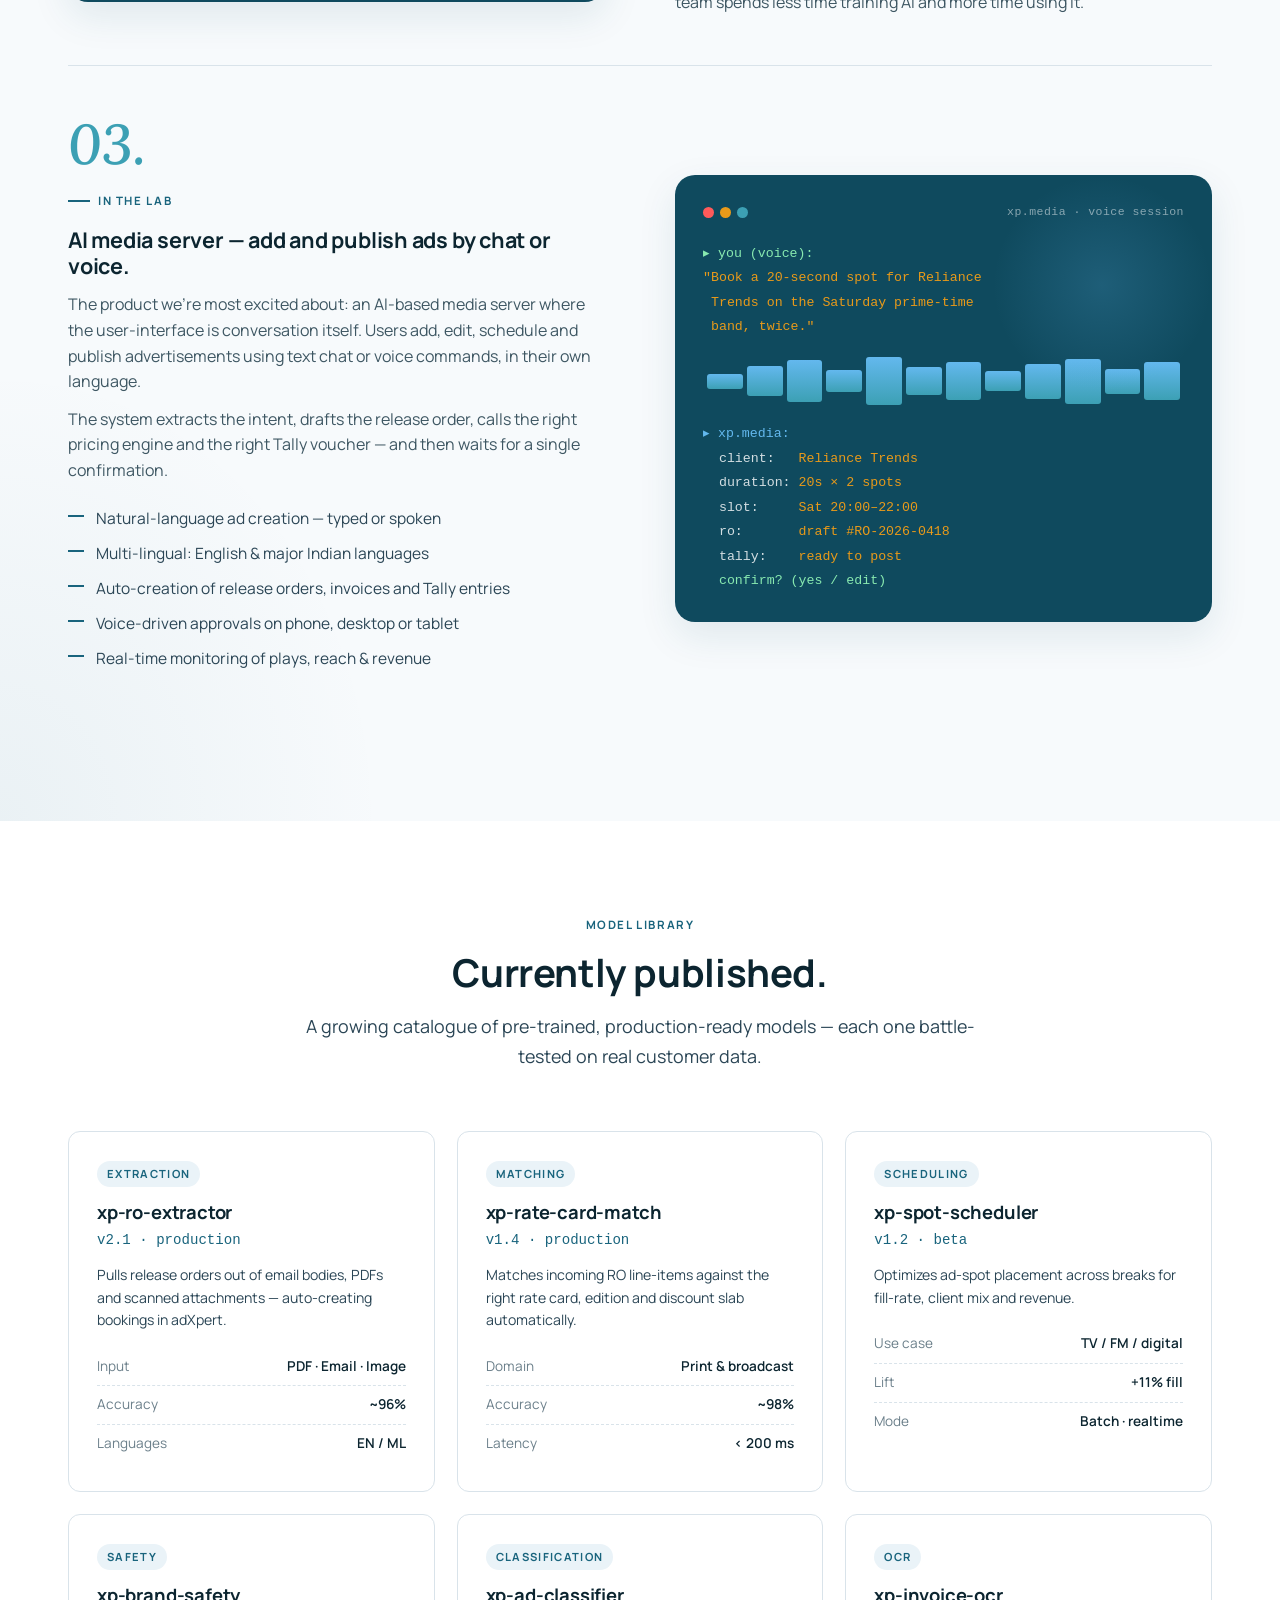
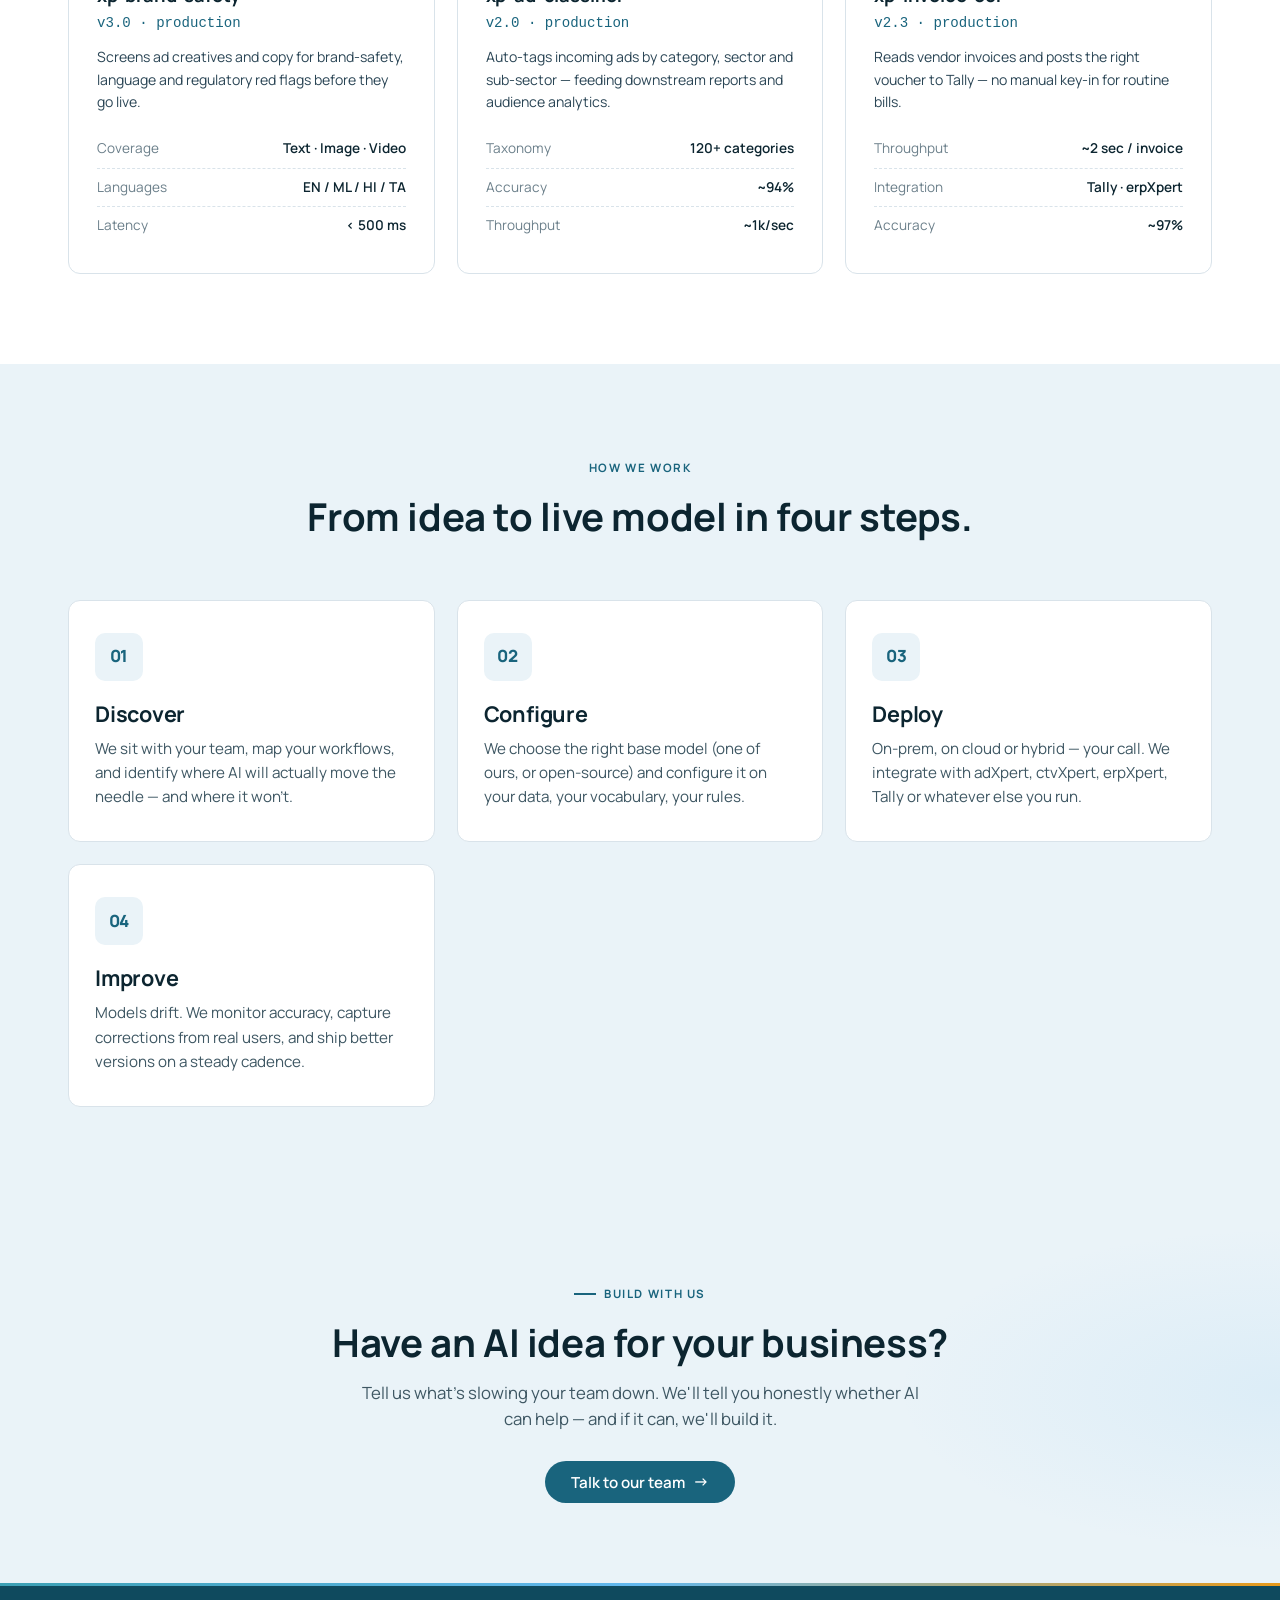
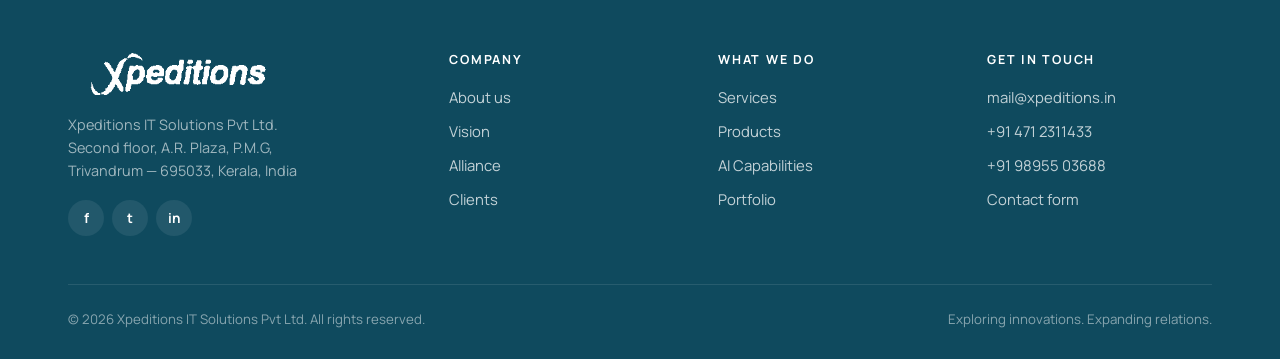
<file: ai.html>
<!DOCTYPE html>
<html lang="en">
<head>
    <meta charset="utf-8">
    <meta name="viewport" content="width=device-width, initial-scale=1">
    <title>AI Capabilities &mdash; Xpeditions IT Solutions</title>
    <meta name="description" content="Xpeditions AI: configurable custom models per customer, published models for media &amp; advertising, and an AI-based media server with text-chat and voice ad publishing.">
    <link rel="shortcut icon" href="assets/images/favicon.ico">
    <link rel="stylesheet" href="assets/css/style.css">
</head>
<body>

<header class="site-header">
    <div class="container nav-wrap">
        <a href="index.html" class="brand">
            <img src="assets/images/logo.png" alt="Xpeditions">
        </a>
        <button class="nav-toggle" aria-label="Toggle menu"><span></span><span></span><span></span></button>
        <ul class="nav-links">
            <li><a href="index.html">Home</a></li>
            <li><a href="about.html">About</a></li>
            <li><a href="services.html">Services</a></li>
            <li><a href="products.html">Products</a></li>
            <li><a href="ai.html" class="active">AI Capabilities</a></li>
            <li><a href="portfolio.html">Portfolio</a></li>
            <li><a href="clients.html">Clients</a></li>
            <li><a href="contact.html" class="nav-cta">Get in touch</a></li>
        </ul>
    </div>
</header>

<!-- ============ PAGE HEAD ============ -->
<section class="page-head">
    <div class="container">
        <div class="eyebrow">AI at Xpeditions</div>
        <h1>Artificial intelligence,<br>built for <span class="serif-accent">media &amp; advertising.</span></h1>
        <p class="lead" style="margin-top: 18px;">
            Three things we are doing now: configuring AI models to each customer's
            data and workflow, publishing reusable models for the media and
            advertisement industry, and building an AI media server that lets users
            add and publish ads using both text chat and voice.
        </p>
    </div>
</section>

<!-- ============ THE THREE PILLARS ============ -->
<section class="ai-section">
    <div class="container">

        <!-- Pillar 1 -->
        <div class="ai-feature">
            <div class="ai-feature-text">
                <div class="ai-feature-number">01.</div>
                <div class="eyebrow">Custom configuration</div>
                <h3>Custom AI models, configured to your business.</h3>
                <p style="margin-top: 14px;">
                    There is no single "right" AI model for every customer. A regional newspaper, a cable
                    operator, a billing team and a hospitality chain all speak different languages &mdash;
                    literally and operationally. We design model configurations around your specific
                    data, your specific terminology and your specific rules.
                </p>
                <ul>
                    <li>Discovery workshops to map your data sources, formats and decisions</li>
                    <li>Fine-tuning on your historical orders, invoices, scripts, recordings</li>
                    <li>Configurable guardrails &mdash; discount limits, approval chains, escalations</li>
                    <li>Multi-language support including Malayalam, Hindi, Tamil, English</li>
                    <li>Deploy on-prem, on cloud, or hybrid &mdash; your data, your choice</li>
                    <li>Continuous evaluation, monitoring &amp; periodic re-training</li>
                </ul>
            </div>
            <div class="ai-feature-visual">
                <div class="ai-mock">
                    <div class="ai-mock-bar">
                        <span></span><span></span><span></span>
                        <span class="filename">xp-model-config.json</span>
                    </div>
                    <div class="ai-mock-line"><span class="cmt">// per-customer configuration</span></div>
                    <div class="ai-mock-line"><span class="key">"client_id"</span>: <span class="val">"adworks-kerala"</span>,</div>
                    <div class="ai-mock-line"><span class="key">"domain"</span>: <span class="val">"print_advertising"</span>,</div>
                    <div class="ai-mock-line"><span class="key">"languages"</span>: [<span class="val">"en"</span>, <span class="val">"ml"</span>],</div>
                    <div class="ai-mock-line"><span class="key">"data_sources"</span>: [</div>
                    <div class="ai-mock-line">&nbsp;&nbsp;<span class="val">"adxpert.orders"</span>,</div>
                    <div class="ai-mock-line">&nbsp;&nbsp;<span class="val">"adxpert.invoices"</span>,</div>
                    <div class="ai-mock-line">&nbsp;&nbsp;<span class="val">"tally.ledgers"</span></div>
                    <div class="ai-mock-line">],</div>
                    <div class="ai-mock-line"><span class="key">"guardrails"</span>: {</div>
                    <div class="ai-mock-line">&nbsp;&nbsp;<span class="key">"max_discount"</span>: <span class="val">15</span>,</div>
                    <div class="ai-mock-line">&nbsp;&nbsp;<span class="key">"approval"</span>: <span class="val">"branch_mgr"</span></div>
                    <div class="ai-mock-line">},</div>
                    <div class="ai-mock-line"><span class="key">"deployment"</span>: <span class="val">"on_prem"</span></div>
                    <div class="ai-mock-line">&nbsp;</div>
                    <div class="ai-mock-line"><span class="you">▸ ready to deploy ✓</span></div>
                </div>
            </div>
        </div>

        <!-- Pillar 2 -->
        <div class="ai-feature reverse">
            <div class="ai-feature-text">
                <div class="ai-feature-number">02.</div>
                <div class="eyebrow">Published models</div>
                <h3>Pre-trained models, published for media &amp; advertising.</h3>
                <p style="margin-top: 14px;">
                    Over a decade of building adXpert and ctvXpert has given us a unique view into
                    how the media and advertisement industry actually works. We've packaged that
                    expertise into a growing library of pre-trained models you can plug straight
                    into your operations.
                </p>
                <p style="margin-top: 12px;">
                    Each model is versioned, benchmarked, and easy to upgrade &mdash; so your team
                    spends less time training AI and more time using it.
                </p>
            </div>
            <div class="ai-feature-visual">
                <div class="ai-mock">
                    <div class="ai-mock-bar">
                        <span></span><span></span><span></span>
                        <span class="filename">published models · v2026.04</span>
                    </div>
                    <div class="ai-mock-line"><span class="cmt">// production-ready model library</span></div>
                    <div class="ai-mock-line">&nbsp;</div>
                    <div class="ai-mock-line">▸ <span class="val">xp-ro-extractor</span> &nbsp;&nbsp;&nbsp;&nbsp;<span class="key">v2.1</span></div>
                    <div class="ai-mock-line">▸ <span class="val">xp-rate-card-match</span>&nbsp;&nbsp;<span class="key">v1.4</span></div>
                    <div class="ai-mock-line">▸ <span class="val">xp-spot-scheduler</span>&nbsp;&nbsp;&nbsp;<span class="key">v1.2</span></div>
                    <div class="ai-mock-line">▸ <span class="val">xp-brand-safety</span>&nbsp;&nbsp;&nbsp;&nbsp;<span class="key">v3.0</span></div>
                    <div class="ai-mock-line">▸ <span class="val">xp-ad-classifier</span>&nbsp;&nbsp;&nbsp;<span class="key">v2.0</span></div>
                    <div class="ai-mock-line">▸ <span class="val">xp-subtitle-gen</span>&nbsp;&nbsp;&nbsp;&nbsp;<span class="key">v1.0</span></div>
                    <div class="ai-mock-line">▸ <span class="val">xp-invoice-ocr</span>&nbsp;&nbsp;&nbsp;&nbsp;&nbsp;<span class="key">v2.3</span></div>
                </div>
            </div>
        </div>

        <!-- Pillar 3 -->
        <div class="ai-feature">
            <div class="ai-feature-text">
                <div class="ai-feature-number">03.</div>
                <div class="eyebrow">In the lab</div>
                <h3>AI media server &mdash; add and publish ads by chat or voice.</h3>
                <p style="margin-top: 14px;">
                    The product we're most excited about: an AI-based media server where the
                    user-interface is conversation itself. Users add, edit, schedule and publish
                    advertisements using text chat or voice commands, in their own language.
                </p>
                <p style="margin-top: 12px;">
                    The system extracts the intent, drafts the release order, calls the right
                    pricing engine and the right Tally voucher &mdash; and then waits for a single
                    confirmation.
                </p>
                <ul>
                    <li>Natural-language ad creation &mdash; typed or spoken</li>
                    <li>Multi-lingual: English &amp; major Indian languages</li>
                    <li>Auto-creation of release orders, invoices and Tally entries</li>
                    <li>Voice-driven approvals on phone, desktop or tablet</li>
                    <li>Real-time monitoring of plays, reach &amp; revenue</li>
                </ul>
            </div>
            <div class="ai-feature-visual">
                <div class="ai-mock">
                    <div class="ai-mock-bar">
                        <span></span><span></span><span></span>
                        <span class="filename">xp.media · voice session</span>
                    </div>
                    <div class="ai-mock-line"><span class="you">▸ you (voice):</span></div>
                    <div class="ai-mock-line"><span class="val">"Book a 20-second spot for Reliance</span></div>
                    <div class="ai-mock-line"><span class="val">&nbsp;Trends on the Saturday prime-time</span></div>
                    <div class="ai-mock-line"><span class="val">&nbsp;band, twice."</span></div>
                    <div class="voice-bars">
                        <span></span><span></span><span></span><span></span><span></span><span></span>
                        <span></span><span></span><span></span><span></span><span></span><span></span>
                    </div>
                    <div class="ai-mock-line"><span class="key">▸ xp.media:</span></div>
                    <div class="ai-mock-line">&nbsp;&nbsp;client: &nbsp;&nbsp;<span class="val">Reliance Trends</span></div>
                    <div class="ai-mock-line">&nbsp;&nbsp;duration: <span class="val">20s × 2 spots</span></div>
                    <div class="ai-mock-line">&nbsp;&nbsp;slot: &nbsp;&nbsp;&nbsp;&nbsp;<span class="val">Sat 20:00–22:00</span></div>
                    <div class="ai-mock-line">&nbsp;&nbsp;ro: &nbsp;&nbsp;&nbsp;&nbsp;&nbsp;&nbsp;<span class="val">draft #RO-2026-0418</span></div>
                    <div class="ai-mock-line">&nbsp;&nbsp;tally: &nbsp;&nbsp;&nbsp;<span class="val">ready to post</span></div>
                    <div class="ai-mock-line">&nbsp;&nbsp;<span class="you">confirm? (yes / edit)</span></div>
                </div>
            </div>
        </div>

    </div>
</section>

<!-- ============ MODEL LIBRARY ============ -->
<section class="bg-white">
    <div class="container">
        <div class="section-head">
            <div class="eyebrow">Model library</div>
            <h2>Currently published.</h2>
            <p class="lead" style="margin: 16px auto 0;">A growing catalogue of pre-trained, production-ready models &mdash; each one battle-tested on real customer data.</p>
        </div>

        <div class="model-grid" style="margin-top: 0;">
            <div class="model-card">
                <div class="model-tag">Extraction</div>
                <h3>xp-ro-extractor</h3>
                <div class="model-code">v2.1 · production</div>
                <p class="small">Pulls release orders out of email bodies, PDFs and scanned attachments &mdash; auto-creating bookings in adXpert.</p>
                <div class="model-spec"><span>Input</span><span>PDF · Email · Image</span></div>
                <div class="model-spec"><span>Accuracy</span><span>~96%</span></div>
                <div class="model-spec"><span>Languages</span><span>EN / ML</span></div>
            </div>
            <div class="model-card">
                <div class="model-tag">Matching</div>
                <h3>xp-rate-card-match</h3>
                <div class="model-code">v1.4 · production</div>
                <p class="small">Matches incoming RO line-items against the right rate card, edition and discount slab automatically.</p>
                <div class="model-spec"><span>Domain</span><span>Print &amp; broadcast</span></div>
                <div class="model-spec"><span>Accuracy</span><span>~98%</span></div>
                <div class="model-spec"><span>Latency</span><span>&lt; 200 ms</span></div>
            </div>
            <div class="model-card">
                <div class="model-tag">Scheduling</div>
                <h3>xp-spot-scheduler</h3>
                <div class="model-code">v1.2 · beta</div>
                <p class="small">Optimizes ad-spot placement across breaks for fill-rate, client mix and revenue.</p>
                <div class="model-spec"><span>Use case</span><span>TV / FM / digital</span></div>
                <div class="model-spec"><span>Lift</span><span>+11% fill</span></div>
                <div class="model-spec"><span>Mode</span><span>Batch · realtime</span></div>
            </div>
            <div class="model-card">
                <div class="model-tag">Safety</div>
                <h3>xp-brand-safety</h3>
                <div class="model-code">v3.0 · production</div>
                <p class="small">Screens ad creatives and copy for brand-safety, language and regulatory red flags before they go live.</p>
                <div class="model-spec"><span>Coverage</span><span>Text · Image · Video</span></div>
                <div class="model-spec"><span>Languages</span><span>EN / ML / HI / TA</span></div>
                <div class="model-spec"><span>Latency</span><span>&lt; 500 ms</span></div>
            </div>
            <div class="model-card">
                <div class="model-tag">Classification</div>
                <h3>xp-ad-classifier</h3>
                <div class="model-code">v2.0 · production</div>
                <p class="small">Auto-tags incoming ads by category, sector and sub-sector &mdash; feeding downstream reports and audience analytics.</p>
                <div class="model-spec"><span>Taxonomy</span><span>120+ categories</span></div>
                <div class="model-spec"><span>Accuracy</span><span>~94%</span></div>
                <div class="model-spec"><span>Throughput</span><span>~1k/sec</span></div>
            </div>
            <div class="model-card">
                <div class="model-tag">OCR</div>
                <h3>xp-invoice-ocr</h3>
                <div class="model-code">v2.3 · production</div>
                <p class="small">Reads vendor invoices and posts the right voucher to Tally &mdash; no manual key-in for routine bills.</p>
                <div class="model-spec"><span>Throughput</span><span>~2 sec / invoice</span></div>
                <div class="model-spec"><span>Integration</span><span>Tally · erpXpert</span></div>
                <div class="model-spec"><span>Accuracy</span><span>~97%</span></div>
            </div>
        </div>
    </div>
</section>

<!-- ============ HOW WE WORK ============ -->
<section class="bg-tint">
    <div class="container">
        <div class="section-head">
            <div class="eyebrow">How we work</div>
            <h2>From idea to live model in four steps.</h2>
        </div>
        <div class="cap-grid">
            <div class="cap-card">
                <div class="cap-icon">01</div>
                <h3>Discover</h3>
                <p>We sit with your team, map your workflows, and identify where AI will actually move the needle &mdash; and where it won't.</p>
            </div>
            <div class="cap-card">
                <div class="cap-icon">02</div>
                <h3>Configure</h3>
                <p>We choose the right base model (one of ours, or open-source) and configure it on your data, your vocabulary, your rules.</p>
            </div>
            <div class="cap-card">
                <div class="cap-icon">03</div>
                <h3>Deploy</h3>
                <p>On-prem, on cloud or hybrid &mdash; your call. We integrate with adXpert, ctvXpert, erpXpert, Tally or whatever else you run.</p>
            </div>
            <div class="cap-card">
                <div class="cap-icon">04</div>
                <h3>Improve</h3>
                <p>Models drift. We monitor accuracy, capture corrections from real users, and ship better versions on a steady cadence.</p>
            </div>
        </div>
    </div>
</section>

<!-- ============ CTA ============ -->
<section class="cta-band">
    <div class="container">
        <div class="eyebrow" style="justify-content: center;">Build with us</div>
        <h2>Have an AI idea for your business?</h2>
        <p>Tell us what's slowing your team down. We'll tell you honestly whether AI can help &mdash; and if it can, we'll build it.</p>
        <a href="contact.html" class="btn btn-primary btn-arrow">Talk to our team</a>
    </div>
</section>

<footer class="site-footer">
    <div class="container">
        <div class="footer-grid">
            <div class="footer-brand">
                <div class="footer-logo"><img src="assets/images/logo.png" alt="Xpeditions"></div>
                <p>Xpeditions IT Solutions Pvt Ltd.<br>
                Second floor, A.R. Plaza, P.M.G,<br>
                Trivandrum &mdash; 695033, Kerala, India</p>
                <div class="footer-social">
                    <a href="https://www.facebook.com/thexpeditions" target="_blank" rel="noopener" aria-label="Facebook">f</a>
                    <a href="https://twitter.com/xpeditions3" target="_blank" rel="noopener" aria-label="Twitter">t</a>
                    <a href="http://www.linkedin.com/company/xpeditions" target="_blank" rel="noopener" aria-label="LinkedIn">in</a>
                </div>
            </div>
            <div>
                <h4>Company</h4>
                <ul>
                    <li><a href="about.html">About us</a></li>
                    <li><a href="about.html#vision">Vision</a></li>
                    <li><a href="about.html#alliance">Alliance</a></li>
                    <li><a href="clients.html">Clients</a></li>
                </ul>
            </div>
            <div>
                <h4>What we do</h4>
                <ul>
                    <li><a href="services.html">Services</a></li>
                    <li><a href="products.html">Products</a></li>
                    <li><a href="ai.html">AI Capabilities</a></li>
                    <li><a href="portfolio.html">Portfolio</a></li>
                </ul>
            </div>
            <div>
                <h4>Get in touch</h4>
                <ul>
                    <li><a href="mailto:mail@xpeditions.in">mail@xpeditions.in</a></li>
                    <li><a href="tel:+914712311433">+91 471 2311433</a></li>
                    <li><a href="tel:+919895503688">+91 98955 03688</a></li>
                    <li><a href="contact.html">Contact form</a></li>
                </ul>
            </div>
        </div>
        <div class="footer-bottom">
            <span>&copy; 2026 Xpeditions IT Solutions Pvt Ltd. All rights reserved.</span>
            <span>Exploring innovations. Expanding relations.</span>
        </div>
    </div>
</footer>

<script src="assets/js/main.js"></script>
</body>
</html>
</file>
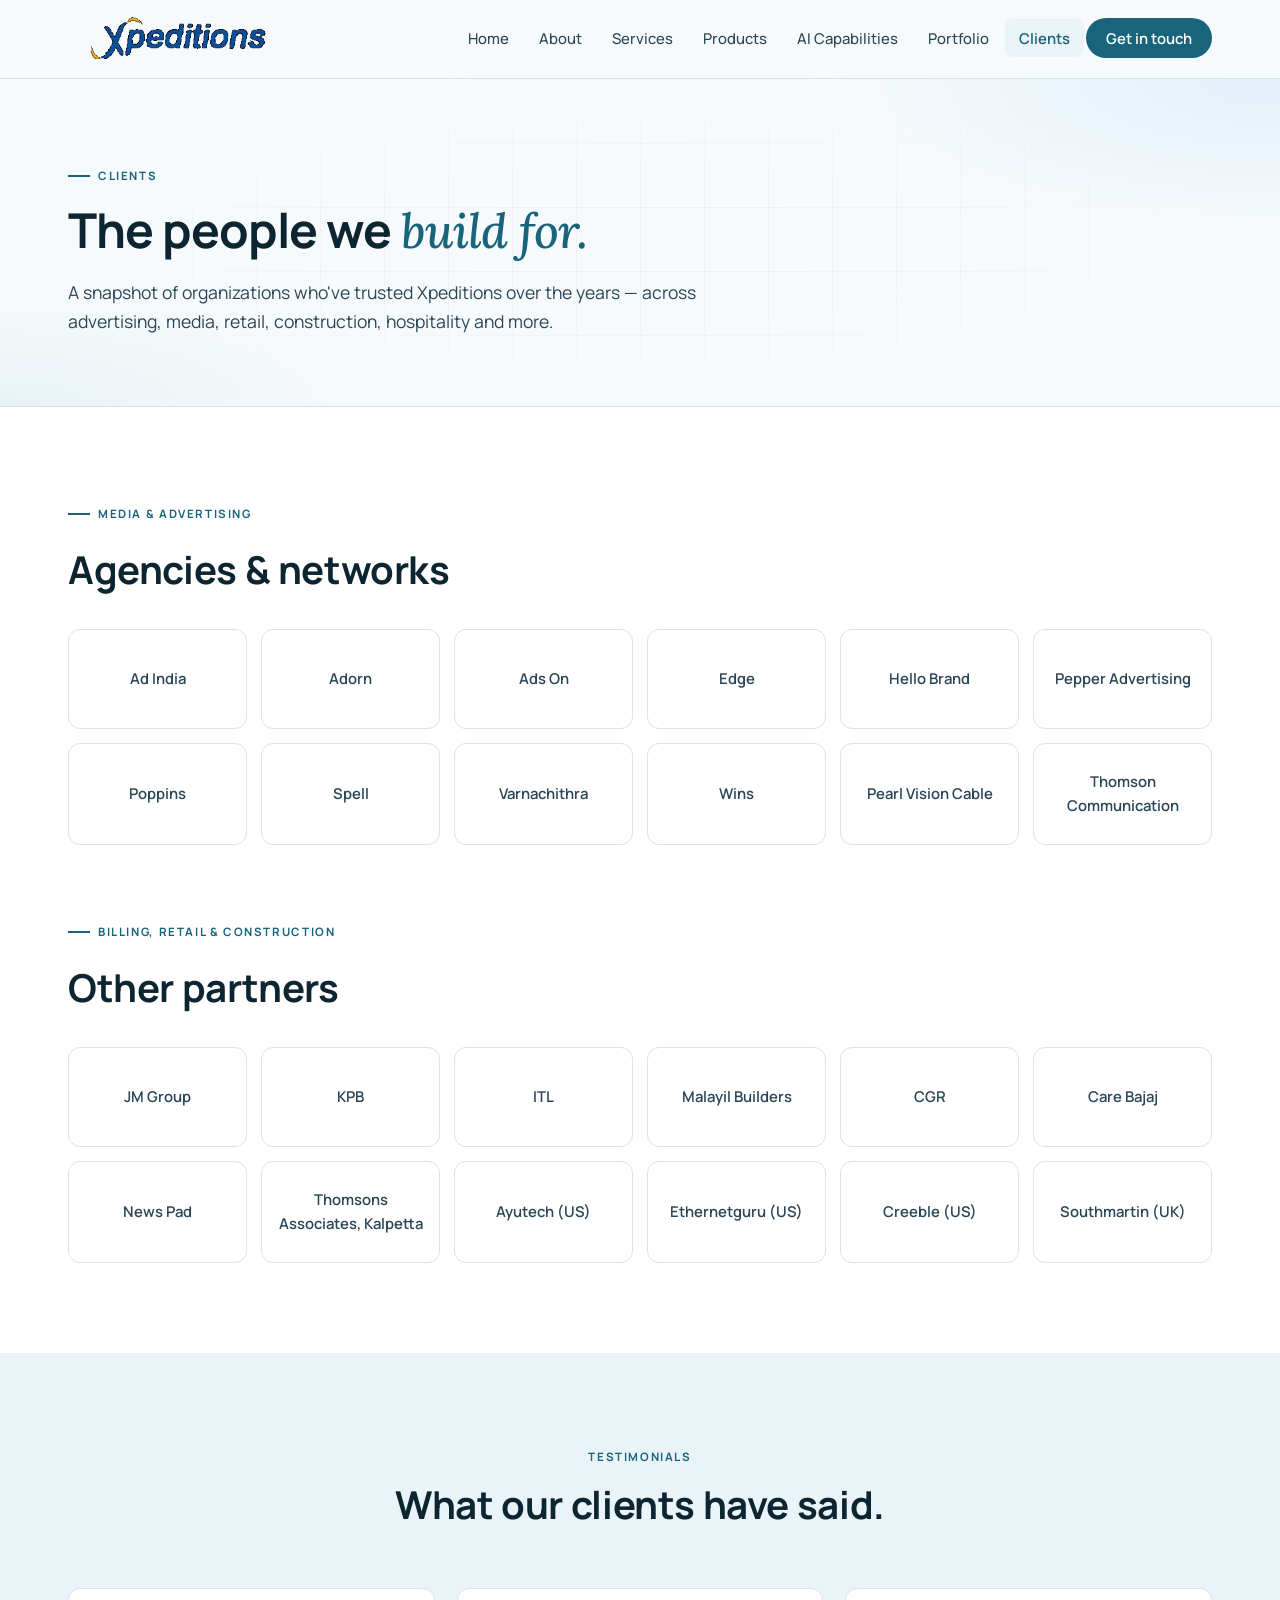
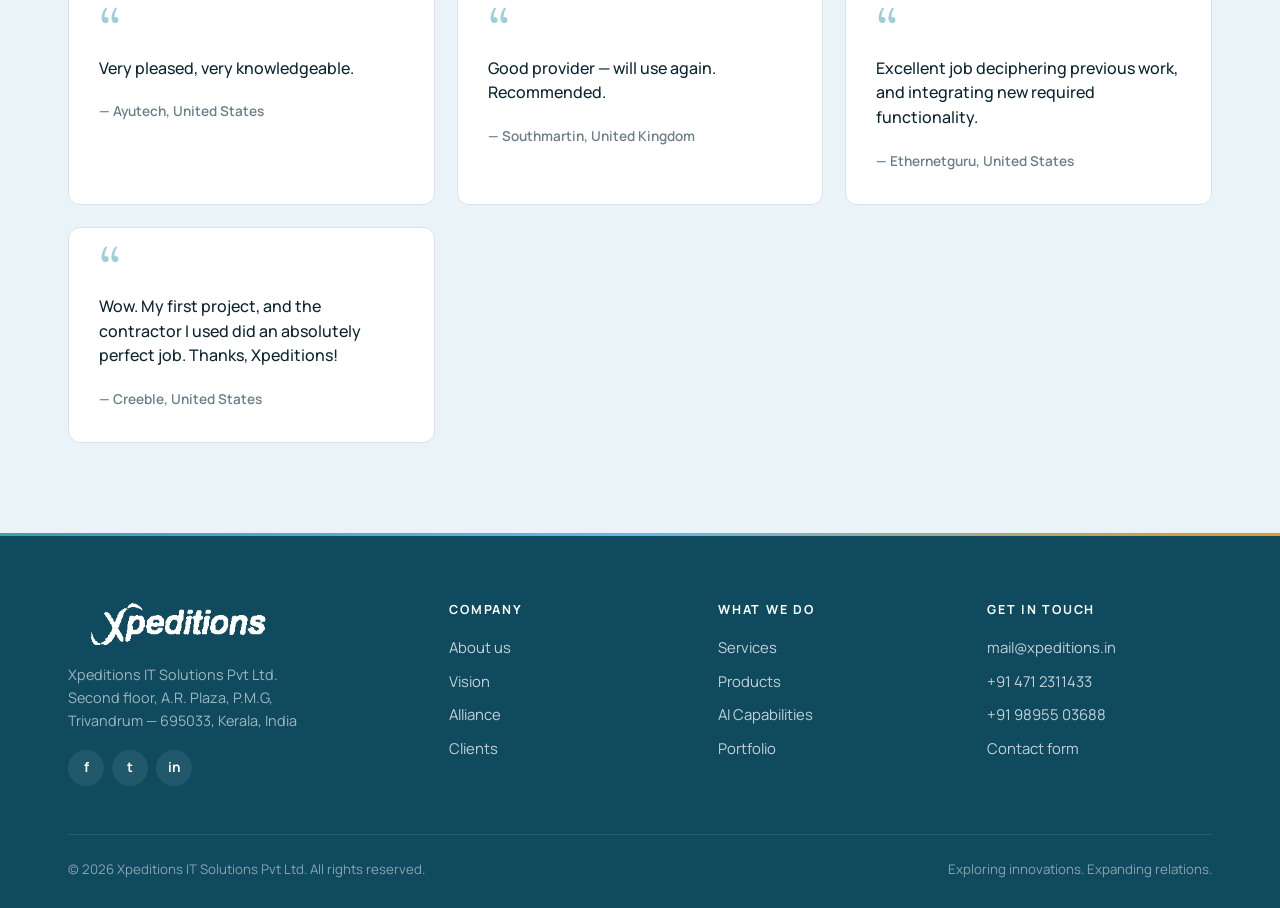
<file: clients.html>
<!DOCTYPE html>
<html lang="en">
<head>
    <meta charset="utf-8">
    <meta name="viewport" content="width=device-width, initial-scale=1">
    <title>Clients &mdash; Xpeditions IT Solutions</title>
    <meta name="description" content="Clients of Xpeditions IT Solutions — advertising agencies, cable TV networks, retailers, builders and software partners across India, the US and the UK.">
    <link rel="shortcut icon" href="assets/images/favicon.ico">
    <link rel="stylesheet" href="assets/css/style.css">
</head>
<body>

<header class="site-header">
    <div class="container nav-wrap">
        <a href="index.html" class="brand">
            <img src="assets/images/logo.png" alt="Xpeditions">
        </a>
        <button class="nav-toggle" aria-label="Toggle menu"><span></span><span></span><span></span></button>
        <ul class="nav-links">
            <li><a href="index.html">Home</a></li>
            <li><a href="about.html">About</a></li>
            <li><a href="services.html">Services</a></li>
            <li><a href="products.html">Products</a></li>
            <li><a href="ai.html">AI Capabilities</a></li>
            <li><a href="portfolio.html">Portfolio</a></li>
            <li><a href="clients.html" class="active">Clients</a></li>
            <li><a href="contact.html" class="nav-cta">Get in touch</a></li>
        </ul>
    </div>
</header>

<section class="page-head">
    <div class="container">
        <div class="eyebrow">Clients</div>
        <h1>The people we <span class="serif-accent">build for.</span></h1>
        <p class="lead" style="margin-top: 18px;">A snapshot of organizations who've trusted Xpeditions over the years &mdash; across advertising, media, retail, construction, hospitality and more.</p>
    </div>
</section>

<section class="bg-white">
    <div class="container">
        <div class="eyebrow">Media &amp; advertising</div>
        <h2 style="margin-top: 8px;">Agencies &amp; networks</h2>
        <div class="client-grid">
            <div class="client-cell">Ad India</div>
            <div class="client-cell">Adorn</div>
            <div class="client-cell">Ads On</div>
            <div class="client-cell">Edge</div>
            <div class="client-cell">Hello Brand</div>
            <div class="client-cell">Pepper Advertising</div>
            <div class="client-cell">Poppins</div>
            <div class="client-cell">Spell</div>
            <div class="client-cell">Varnachithra</div>
            <div class="client-cell">Wins</div>
            <div class="client-cell">Pearl Vision Cable</div>
            <div class="client-cell">Thomson Communication</div>
        </div>

        <div style="margin-top: 70px;">
            <div class="eyebrow">Billing, retail &amp; construction</div>
            <h2 style="margin-top: 8px;">Other partners</h2>
            <div class="client-grid">
                <div class="client-cell">JM Group</div>
                <div class="client-cell">KPB</div>
                <div class="client-cell">ITL</div>
                <div class="client-cell">Malayil Builders</div>
                <div class="client-cell">CGR</div>
                <div class="client-cell">Care Bajaj</div>
                <div class="client-cell">News Pad</div>
                <div class="client-cell">Thomsons Associates, Kalpetta</div>
                <div class="client-cell">Ayutech (US)</div>
                <div class="client-cell">Ethernetguru (US)</div>
                <div class="client-cell">Creeble (US)</div>
                <div class="client-cell">Southmartin (UK)</div>
            </div>
        </div>
    </div>
</section>

<section class="bg-tint">
    <div class="container">
        <div class="section-head">
            <div class="eyebrow">Testimonials</div>
            <h2>What our clients have said.</h2>
        </div>
        <div class="testi-row">
            <div class="testi-card">
                <span class="quote-mark">&ldquo;</span>
                <blockquote>Very pleased, very knowledgeable.</blockquote>
                <cite>&mdash; Ayutech, United States</cite>
            </div>
            <div class="testi-card">
                <span class="quote-mark">&ldquo;</span>
                <blockquote>Good provider &mdash; will use again. Recommended.</blockquote>
                <cite>&mdash; Southmartin, United Kingdom</cite>
            </div>
            <div class="testi-card">
                <span class="quote-mark">&ldquo;</span>
                <blockquote>Excellent job deciphering previous work, and integrating new required functionality.</blockquote>
                <cite>&mdash; Ethernetguru, United States</cite>
            </div>
            <div class="testi-card">
                <span class="quote-mark">&ldquo;</span>
                <blockquote>Wow. My first project, and the contractor I used did an absolutely perfect job. Thanks, Xpeditions!</blockquote>
                <cite>&mdash; Creeble, United States</cite>
            </div>
        </div>
    </div>
</section>

<footer class="site-footer">
    <div class="container">
        <div class="footer-grid">
            <div class="footer-brand">
                <div class="footer-logo"><img src="assets/images/logo.png" alt="Xpeditions"></div>
                <p>Xpeditions IT Solutions Pvt Ltd.<br>
                Second floor, A.R. Plaza, P.M.G,<br>
                Trivandrum &mdash; 695033, Kerala, India</p>
                <div class="footer-social">
                    <a href="https://www.facebook.com/thexpeditions" target="_blank" rel="noopener" aria-label="Facebook">f</a>
                    <a href="https://twitter.com/xpeditions3" target="_blank" rel="noopener" aria-label="Twitter">t</a>
                    <a href="http://www.linkedin.com/company/xpeditions" target="_blank" rel="noopener" aria-label="LinkedIn">in</a>
                </div>
            </div>
            <div>
                <h4>Company</h4>
                <ul>
                    <li><a href="about.html">About us</a></li>
                    <li><a href="about.html#vision">Vision</a></li>
                    <li><a href="about.html#alliance">Alliance</a></li>
                    <li><a href="clients.html">Clients</a></li>
                </ul>
            </div>
            <div>
                <h4>What we do</h4>
                <ul>
                    <li><a href="services.html">Services</a></li>
                    <li><a href="products.html">Products</a></li>
                    <li><a href="ai.html">AI Capabilities</a></li>
                    <li><a href="portfolio.html">Portfolio</a></li>
                </ul>
            </div>
            <div>
                <h4>Get in touch</h4>
                <ul>
                    <li><a href="mailto:mail@xpeditions.in">mail@xpeditions.in</a></li>
                    <li><a href="tel:+914712311433">+91 471 2311433</a></li>
                    <li><a href="tel:+919895503688">+91 98955 03688</a></li>
                    <li><a href="contact.html">Contact form</a></li>
                </ul>
            </div>
        </div>
        <div class="footer-bottom">
            <span>&copy; 2026 Xpeditions IT Solutions Pvt Ltd. All rights reserved.</span>
            <span>Exploring innovations. Expanding relations.</span>
        </div>
    </div>
</footer>

<script src="assets/js/main.js"></script>
</body>
</html>
</file>
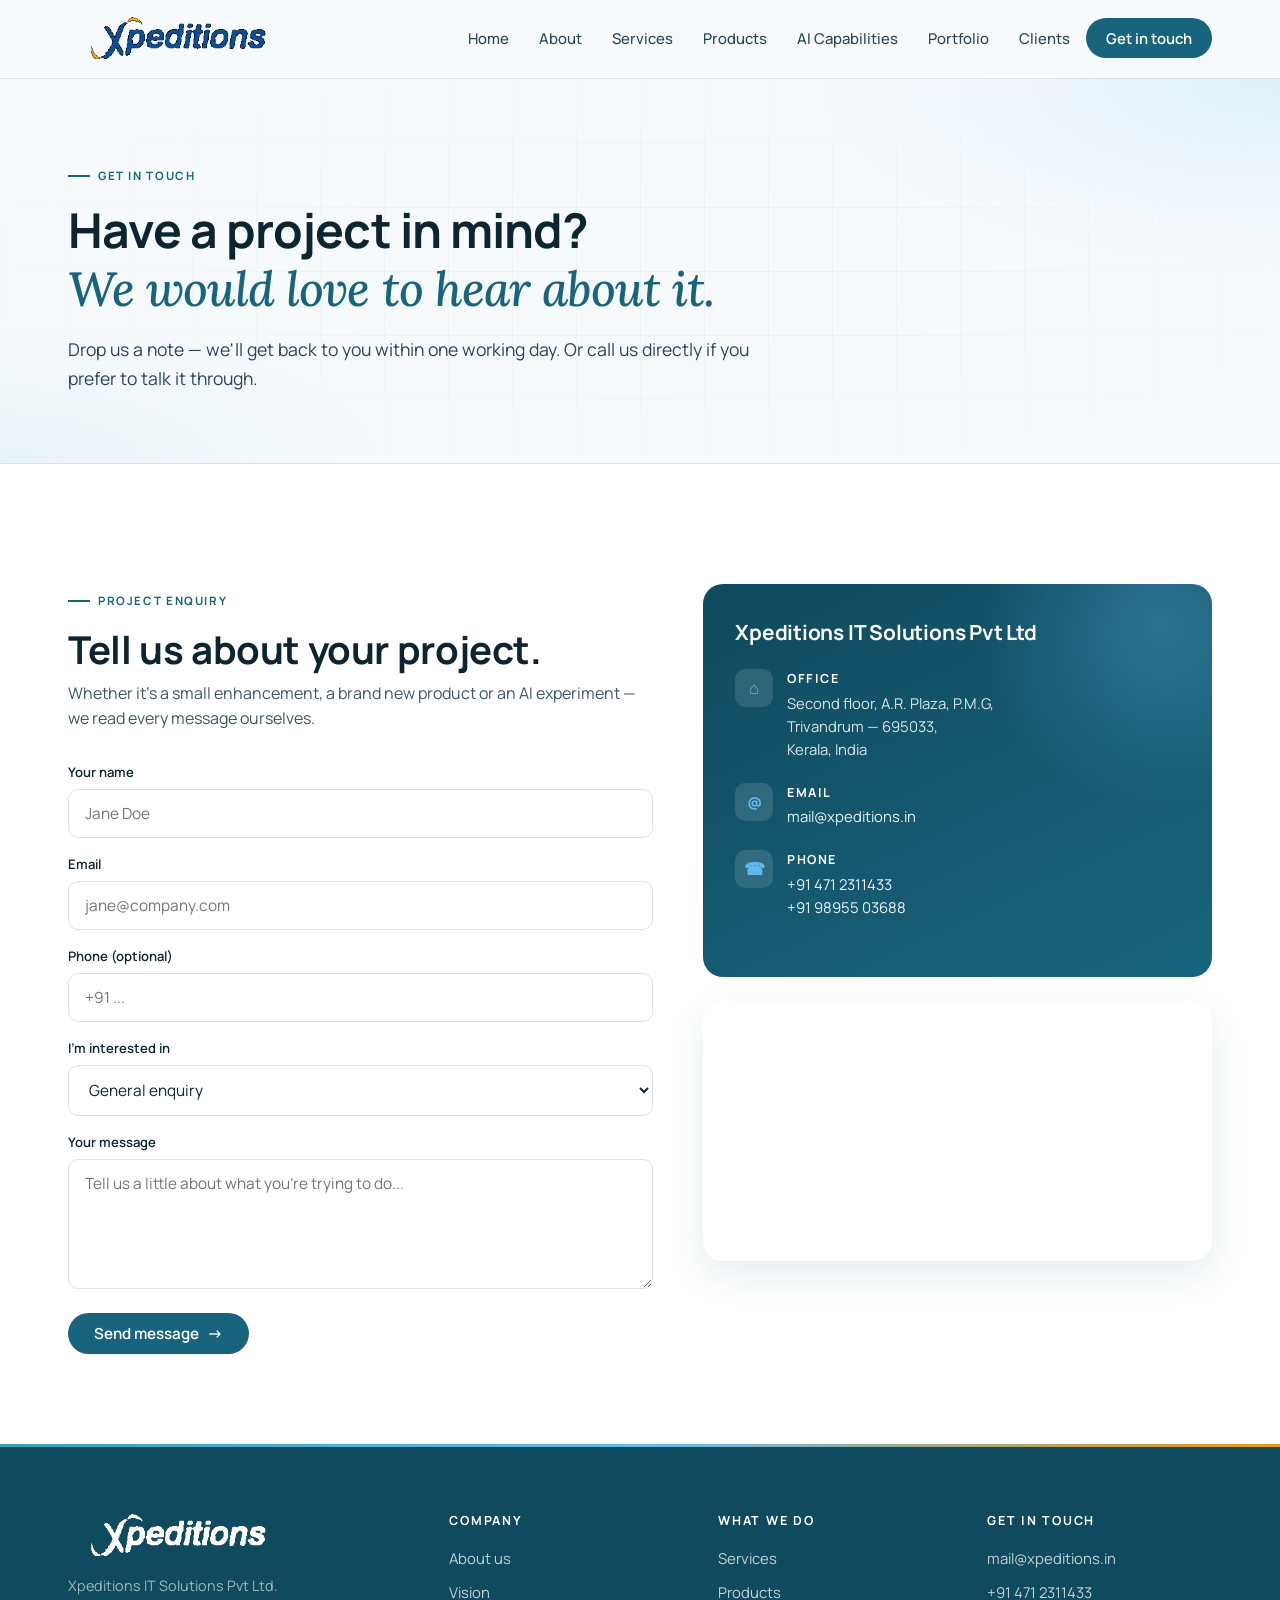
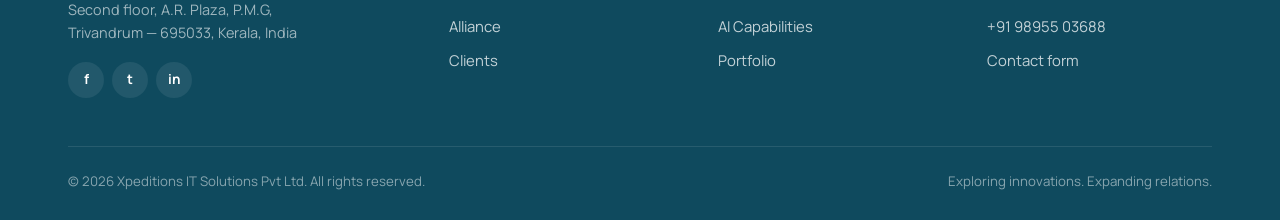
<file: contact.html>
<!DOCTYPE html>
<html lang="en">
<head>
    <meta charset="utf-8">
    <meta name="viewport" content="width=device-width, initial-scale=1">
    <title>Contact &mdash; Xpeditions IT Solutions</title>
    <meta name="description" content="Contact Xpeditions IT Solutions in Trivandrum — software, AI and integration enquiries. Email mail@xpeditions.in or call +91 471 2311433.">
    <link rel="shortcut icon" href="assets/images/favicon.ico">
    <link rel="stylesheet" href="assets/css/style.css">
</head>
<body>

<header class="site-header">
    <div class="container nav-wrap">
        <a href="index.html" class="brand">
            <img src="assets/images/logo.png" alt="Xpeditions">
        </a>
        <button class="nav-toggle" aria-label="Toggle menu"><span></span><span></span><span></span></button>
        <ul class="nav-links">
            <li><a href="index.html">Home</a></li>
            <li><a href="about.html">About</a></li>
            <li><a href="services.html">Services</a></li>
            <li><a href="products.html">Products</a></li>
            <li><a href="ai.html">AI Capabilities</a></li>
            <li><a href="portfolio.html">Portfolio</a></li>
            <li><a href="clients.html">Clients</a></li>
            <li><a href="contact.html" class="active nav-cta">Get in touch</a></li>
        </ul>
    </div>
</header>

<section class="page-head">
    <div class="container">
        <div class="eyebrow">Get in touch</div>
        <h1>Have a project in mind?<br><span class="serif-accent">We would love to hear about it.</span></h1>
        <p class="lead" style="margin-top: 18px;">Drop us a note &mdash; we'll get back to you within one working day. Or call us directly if you prefer to talk it through.</p>
    </div>
</section>

<section class="bg-white">
    <div class="container">
        <div class="contact-grid">
            <div>
                <div class="eyebrow">Project enquiry</div>
                <h2 style="margin-bottom: 8px;">Tell us about your project.</h2>
                <p style="margin-bottom: 30px;">Whether it's a small enhancement, a brand new product or an AI experiment &mdash; we read every message ourselves.</p>

                <form class="contact-form" method="post" action="https://api.web3forms.com/submit" novalidate>
                    <!-- Web3Forms config -->
                    <input type="hidden" name="access_key" value="cbf96d27-d925-453a-b65c-7b5bb1c49380">
                    <input type="hidden" name="subject" value="New enquiry from xpeditions.in">
                    <input type="hidden" name="from_name" value="Xpeditions website">
                    <input type="checkbox" name="botcheck" style="display:none;" tabindex="-1" autocomplete="off">

                    <div>
                        <label for="name">Your name</label>
                        <input type="text" id="name" name="name" placeholder="Jane Doe" required>
                    </div>
                    <div>
                        <label for="email">Email</label>
                        <input type="email" id="email" name="email" placeholder="jane@company.com" required>
                    </div>
                    <div>
                        <label for="phone">Phone (optional)</label>
                        <input type="tel" id="phone" name="phone" placeholder="+91 ...">
                    </div>
                    <div>
                        <label for="interest">I'm interested in</label>
                        <select id="interest" name="interest">
                            <option>General enquiry</option>
                            <option>adXpert</option>
                            <option>ctvXpert</option>
                            <option>erpXpert</option>
                            <option>AI &mdash; custom models</option>
                            <option>AI &mdash; published media/ad models</option>
                            <option>AI &mdash; AI media server (text &amp; voice)</option>
                            <option>Tally integration</option>
                            <option>Application development</option>
                            <option>Website development</option>
                            <option>Other</option>
                        </select>
                    </div>
                    <div>
                        <label for="message">Your message</label>
                        <textarea id="message" name="message" placeholder="Tell us a little about what you're trying to do..."></textarea>
                    </div>
                    <div>
                        <button type="submit" class="btn btn-primary btn-arrow">Send message</button>
                    </div>
                    <div class="form-status" role="status" aria-live="polite"></div>
                </form>
            </div>

            <div>
                <div class="contact-info-card">
                    <h3>Xpeditions IT Solutions Pvt Ltd</h3>
                    <div class="info-line">
                        <span class="info-icon">⌂</span>
                        <span>
                            <strong>Office</strong>
                            Second floor, A.R. Plaza, P.M.G,<br>
                            Trivandrum &mdash; 695033,<br>
                            Kerala, India
                        </span>
                    </div>
                    <div class="info-line">
                        <span class="info-icon">@</span>
                        <span>
                            <strong>Email</strong>
                            <a href="mailto:mail@xpeditions.in">mail@xpeditions.in</a>
                        </span>
                    </div>
                    <div class="info-line">
                        <span class="info-icon">☎</span>
                        <span>
                            <strong>Phone</strong>
                            <a href="tel:+914712311433">+91 471 2311433</a><br>
                            <a href="tel:+919895503688">+91 98955 03688</a>
                        </span>
                    </div>
                </div>

                <div style="margin-top: 24px; border-radius: var(--radius-lg); overflow: hidden; box-shadow: var(--shadow);">
                    <iframe src="https://www.google.com/maps/embed?pb=!1m18!1m12!1m3!1d3945.8871810090413!2d76.94855600000001!3d8.510334000000002!2m3!1f0!2f0!3f0!3m2!1i1024!2i768!4f13.1!3m3!1m2!1s0x3b05bbc43dec8f2f%3A0x41dd8ad5ecfd8d86!2sXpeditions!5e0!3m2!1sen!2sin!4v1403587901198" width="100%" height="260" frameborder="0" style="border:0; display:block;" loading="lazy"></iframe>
                </div>
            </div>
        </div>
    </div>
</section>

<footer class="site-footer">
    <div class="container">
        <div class="footer-grid">
            <div class="footer-brand">
                <div class="footer-logo"><img src="assets/images/logo.png" alt="Xpeditions"></div>
                <p>Xpeditions IT Solutions Pvt Ltd.<br>
                Second floor, A.R. Plaza, P.M.G,<br>
                Trivandrum &mdash; 695033, Kerala, India</p>
                <div class="footer-social">
                    <a href="https://www.facebook.com/thexpeditions" target="_blank" rel="noopener" aria-label="Facebook">f</a>
                    <a href="https://twitter.com/xpeditions3" target="_blank" rel="noopener" aria-label="Twitter">t</a>
                    <a href="http://www.linkedin.com/company/xpeditions" target="_blank" rel="noopener" aria-label="LinkedIn">in</a>
                </div>
            </div>
            <div>
                <h4>Company</h4>
                <ul>
                    <li><a href="about.html">About us</a></li>
                    <li><a href="about.html#vision">Vision</a></li>
                    <li><a href="about.html#alliance">Alliance</a></li>
                    <li><a href="clients.html">Clients</a></li>
                </ul>
            </div>
            <div>
                <h4>What we do</h4>
                <ul>
                    <li><a href="services.html">Services</a></li>
                    <li><a href="products.html">Products</a></li>
                    <li><a href="ai.html">AI Capabilities</a></li>
                    <li><a href="portfolio.html">Portfolio</a></li>
                </ul>
            </div>
            <div>
                <h4>Get in touch</h4>
                <ul>
                    <li><a href="mailto:mail@xpeditions.in">mail@xpeditions.in</a></li>
                    <li><a href="tel:+914712311433">+91 471 2311433</a></li>
                    <li><a href="tel:+919895503688">+91 98955 03688</a></li>
                    <li><a href="contact.html">Contact form</a></li>
                </ul>
            </div>
        </div>
        <div class="footer-bottom">
            <span>&copy; 2026 Xpeditions IT Solutions Pvt Ltd. All rights reserved.</span>
            <span>Exploring innovations. Expanding relations.</span>
        </div>
    </div>
</footer>

<script src="assets/js/main.js"></script>
</body>
</html>
</file>
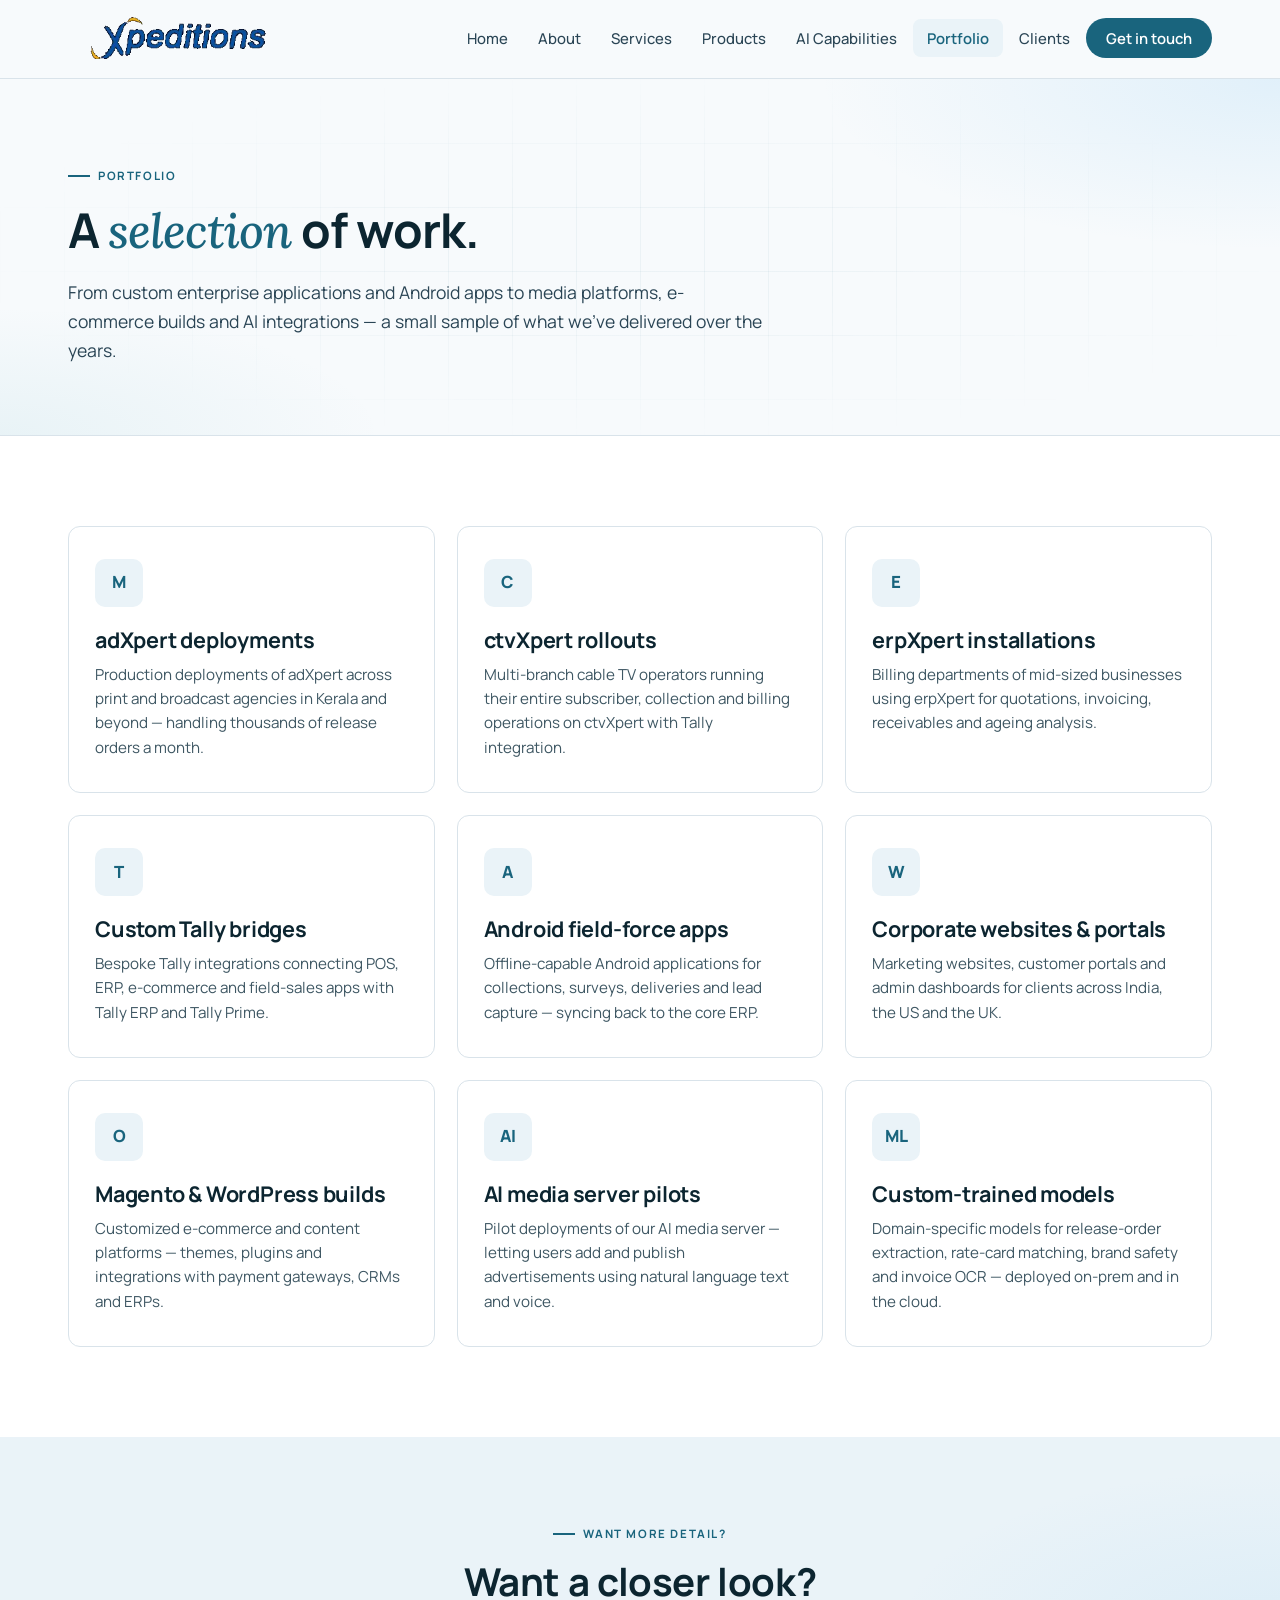
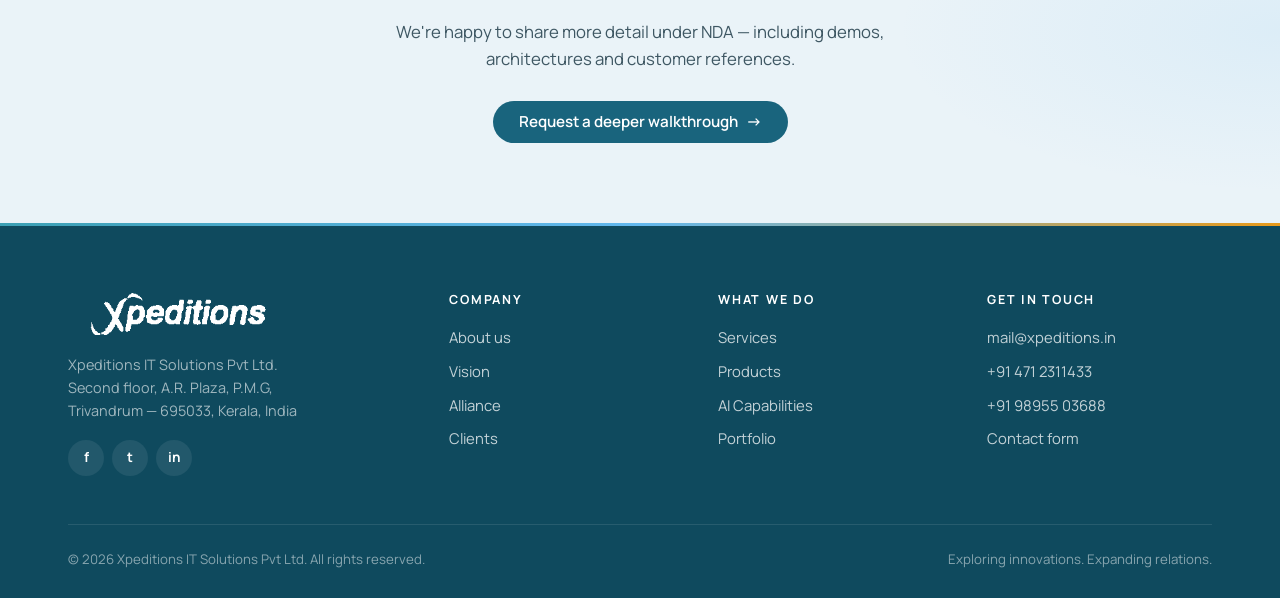
<file: portfolio.html>
<!DOCTYPE html>
<html lang="en">
<head>
    <meta charset="utf-8">
    <meta name="viewport" content="width=device-width, initial-scale=1">
    <title>Portfolio &mdash; Xpeditions IT Solutions</title>
    <meta name="description" content="A selection of work from Xpeditions IT Solutions — products, integrations, Android apps, AI projects and more.">
    <link rel="shortcut icon" href="assets/images/favicon.ico">
    <link rel="stylesheet" href="assets/css/style.css">
</head>
<body>

<header class="site-header">
    <div class="container nav-wrap">
        <a href="index.html" class="brand">
            <img src="assets/images/logo.png" alt="Xpeditions">
        </a>
        <button class="nav-toggle" aria-label="Toggle menu"><span></span><span></span><span></span></button>
        <ul class="nav-links">
            <li><a href="index.html">Home</a></li>
            <li><a href="about.html">About</a></li>
            <li><a href="services.html">Services</a></li>
            <li><a href="products.html">Products</a></li>
            <li><a href="ai.html">AI Capabilities</a></li>
            <li><a href="portfolio.html" class="active">Portfolio</a></li>
            <li><a href="clients.html">Clients</a></li>
            <li><a href="contact.html" class="nav-cta">Get in touch</a></li>
        </ul>
    </div>
</header>

<section class="page-head">
    <div class="container">
        <div class="eyebrow">Portfolio</div>
        <h1>A <span class="serif-accent">selection</span> of work.</h1>
        <p class="lead" style="margin-top: 18px;">From custom enterprise applications and Android apps to media platforms, e-commerce builds and AI integrations &mdash; a small sample of what we've delivered over the years.</p>
    </div>
</section>

<section class="bg-white">
    <div class="container">
        <div class="cap-grid">
            <div class="cap-card">
                <div class="cap-icon">M</div>
                <h3>adXpert deployments</h3>
                <p>Production deployments of adXpert across print and broadcast agencies in Kerala and beyond &mdash; handling thousands of release orders a month.</p>
            </div>
            <div class="cap-card">
                <div class="cap-icon">C</div>
                <h3>ctvXpert rollouts</h3>
                <p>Multi-branch cable TV operators running their entire subscriber, collection and billing operations on ctvXpert with Tally integration.</p>
            </div>
            <div class="cap-card">
                <div class="cap-icon">E</div>
                <h3>erpXpert installations</h3>
                <p>Billing departments of mid-sized businesses using erpXpert for quotations, invoicing, receivables and ageing analysis.</p>
            </div>
            <div class="cap-card">
                <div class="cap-icon">T</div>
                <h3>Custom Tally bridges</h3>
                <p>Bespoke Tally integrations connecting POS, ERP, e-commerce and field-sales apps with Tally ERP and Tally Prime.</p>
            </div>
            <div class="cap-card">
                <div class="cap-icon">A</div>
                <h3>Android field-force apps</h3>
                <p>Offline-capable Android applications for collections, surveys, deliveries and lead capture &mdash; syncing back to the core ERP.</p>
            </div>
            <div class="cap-card">
                <div class="cap-icon">W</div>
                <h3>Corporate websites &amp; portals</h3>
                <p>Marketing websites, customer portals and admin dashboards for clients across India, the US and the UK.</p>
            </div>
            <div class="cap-card">
                <div class="cap-icon">O</div>
                <h3>Magento &amp; WordPress builds</h3>
                <p>Customized e-commerce and content platforms &mdash; themes, plugins and integrations with payment gateways, CRMs and ERPs.</p>
            </div>
            <div class="cap-card">
                <div class="cap-icon">AI</div>
                <h3>AI media server pilots</h3>
                <p>Pilot deployments of our AI media server &mdash; letting users add and publish advertisements using natural language text and voice.</p>
            </div>
            <div class="cap-card">
                <div class="cap-icon">ML</div>
                <h3>Custom-trained models</h3>
                <p>Domain-specific models for release-order extraction, rate-card matching, brand safety and invoice OCR &mdash; deployed on-prem and in the cloud.</p>
            </div>
        </div>
    </div>
</section>

<section class="cta-band">
    <div class="container">
        <div class="eyebrow" style="justify-content: center;">Want more detail?</div>
        <h2>Want a closer look?</h2>
        <p>We're happy to share more detail under NDA &mdash; including demos, architectures and customer references.</p>
        <a href="contact.html" class="btn btn-primary btn-arrow">Request a deeper walkthrough</a>
    </div>
</section>

<footer class="site-footer">
    <div class="container">
        <div class="footer-grid">
            <div class="footer-brand">
                <div class="footer-logo"><img src="assets/images/logo.png" alt="Xpeditions"></div>
                <p>Xpeditions IT Solutions Pvt Ltd.<br>
                Second floor, A.R. Plaza, P.M.G,<br>
                Trivandrum &mdash; 695033, Kerala, India</p>
                <div class="footer-social">
                    <a href="https://www.facebook.com/thexpeditions" target="_blank" rel="noopener" aria-label="Facebook">f</a>
                    <a href="https://twitter.com/xpeditions3" target="_blank" rel="noopener" aria-label="Twitter">t</a>
                    <a href="http://www.linkedin.com/company/xpeditions" target="_blank" rel="noopener" aria-label="LinkedIn">in</a>
                </div>
            </div>
            <div>
                <h4>Company</h4>
                <ul>
                    <li><a href="about.html">About us</a></li>
                    <li><a href="about.html#vision">Vision</a></li>
                    <li><a href="about.html#alliance">Alliance</a></li>
                    <li><a href="clients.html">Clients</a></li>
                </ul>
            </div>
            <div>
                <h4>What we do</h4>
                <ul>
                    <li><a href="services.html">Services</a></li>
                    <li><a href="products.html">Products</a></li>
                    <li><a href="ai.html">AI Capabilities</a></li>
                    <li><a href="portfolio.html">Portfolio</a></li>
                </ul>
            </div>
            <div>
                <h4>Get in touch</h4>
                <ul>
                    <li><a href="mailto:mail@xpeditions.in">mail@xpeditions.in</a></li>
                    <li><a href="tel:+914712311433">+91 471 2311433</a></li>
                    <li><a href="tel:+919895503688">+91 98955 03688</a></li>
                    <li><a href="contact.html">Contact form</a></li>
                </ul>
            </div>
        </div>
        <div class="footer-bottom">
            <span>&copy; 2026 Xpeditions IT Solutions Pvt Ltd. All rights reserved.</span>
            <span>Exploring innovations. Expanding relations.</span>
        </div>
    </div>
</footer>

<script src="assets/js/main.js"></script>
</body>
</html>
</file>
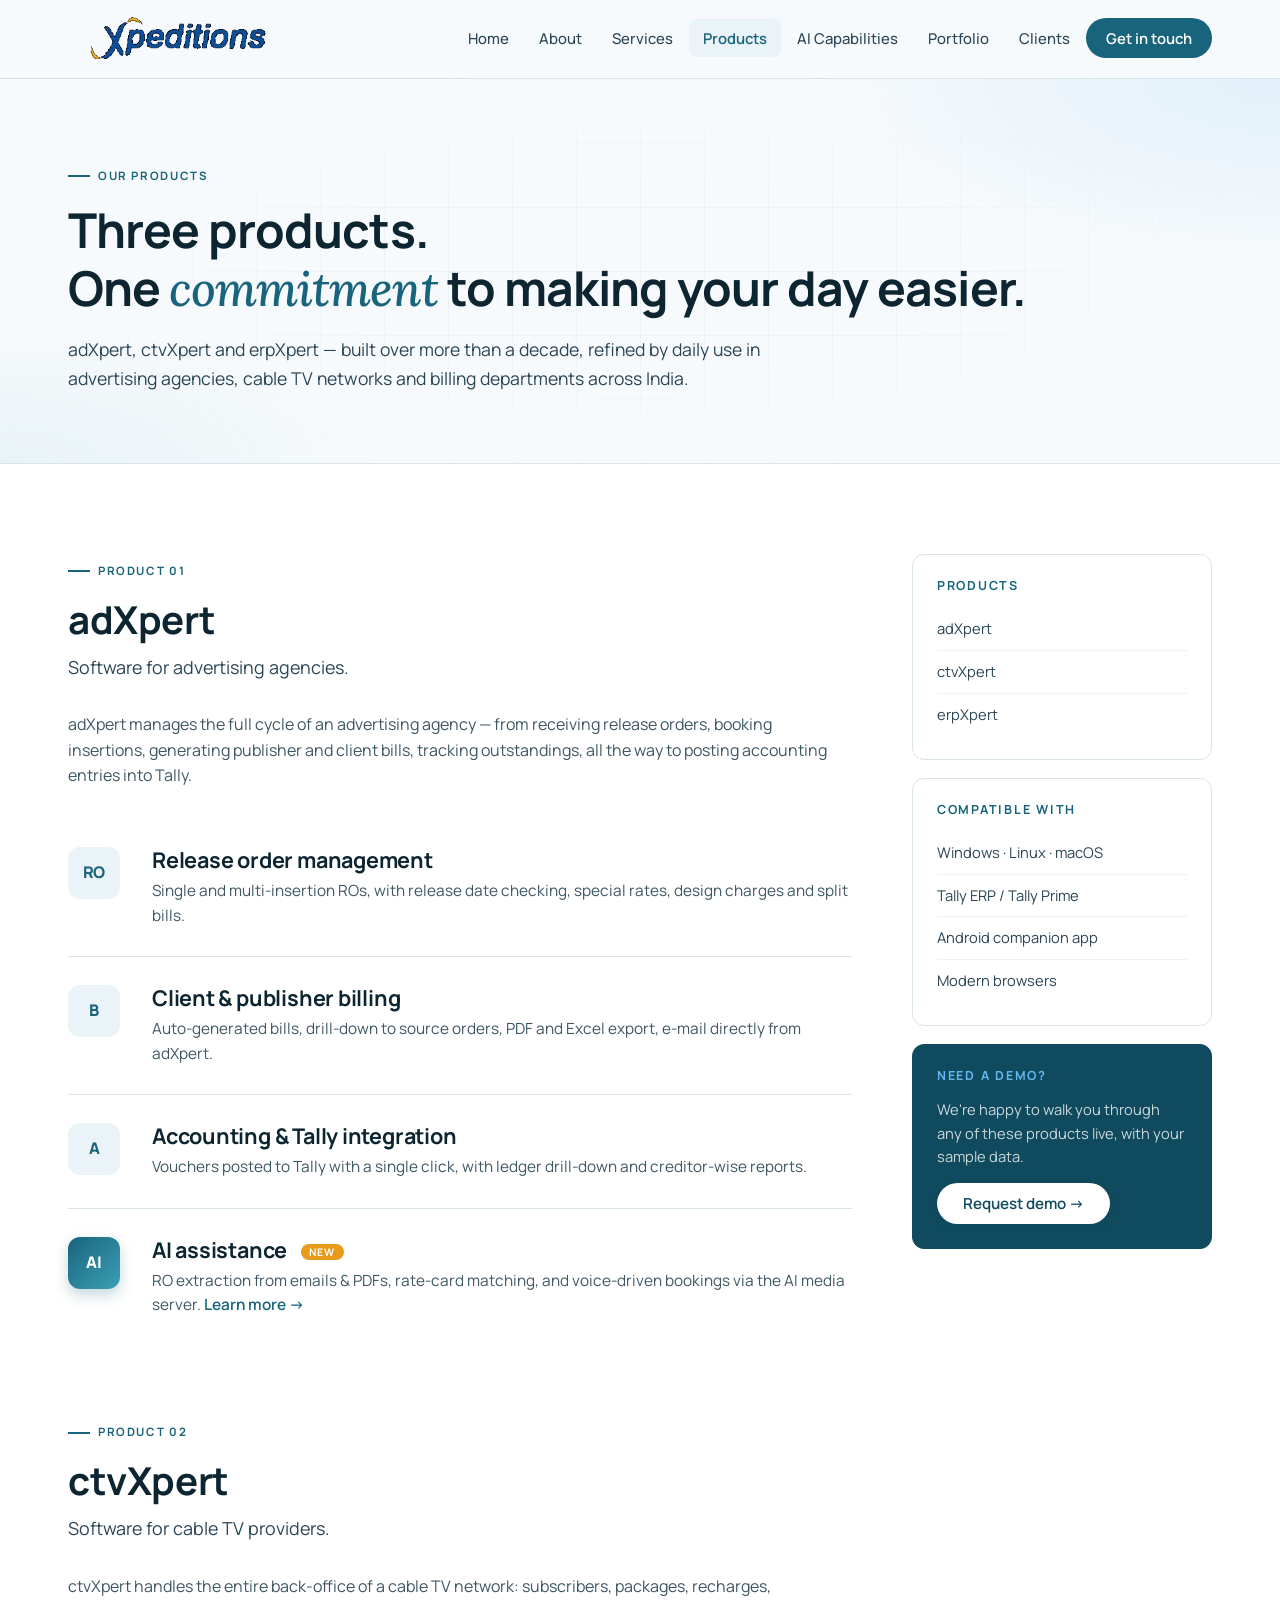
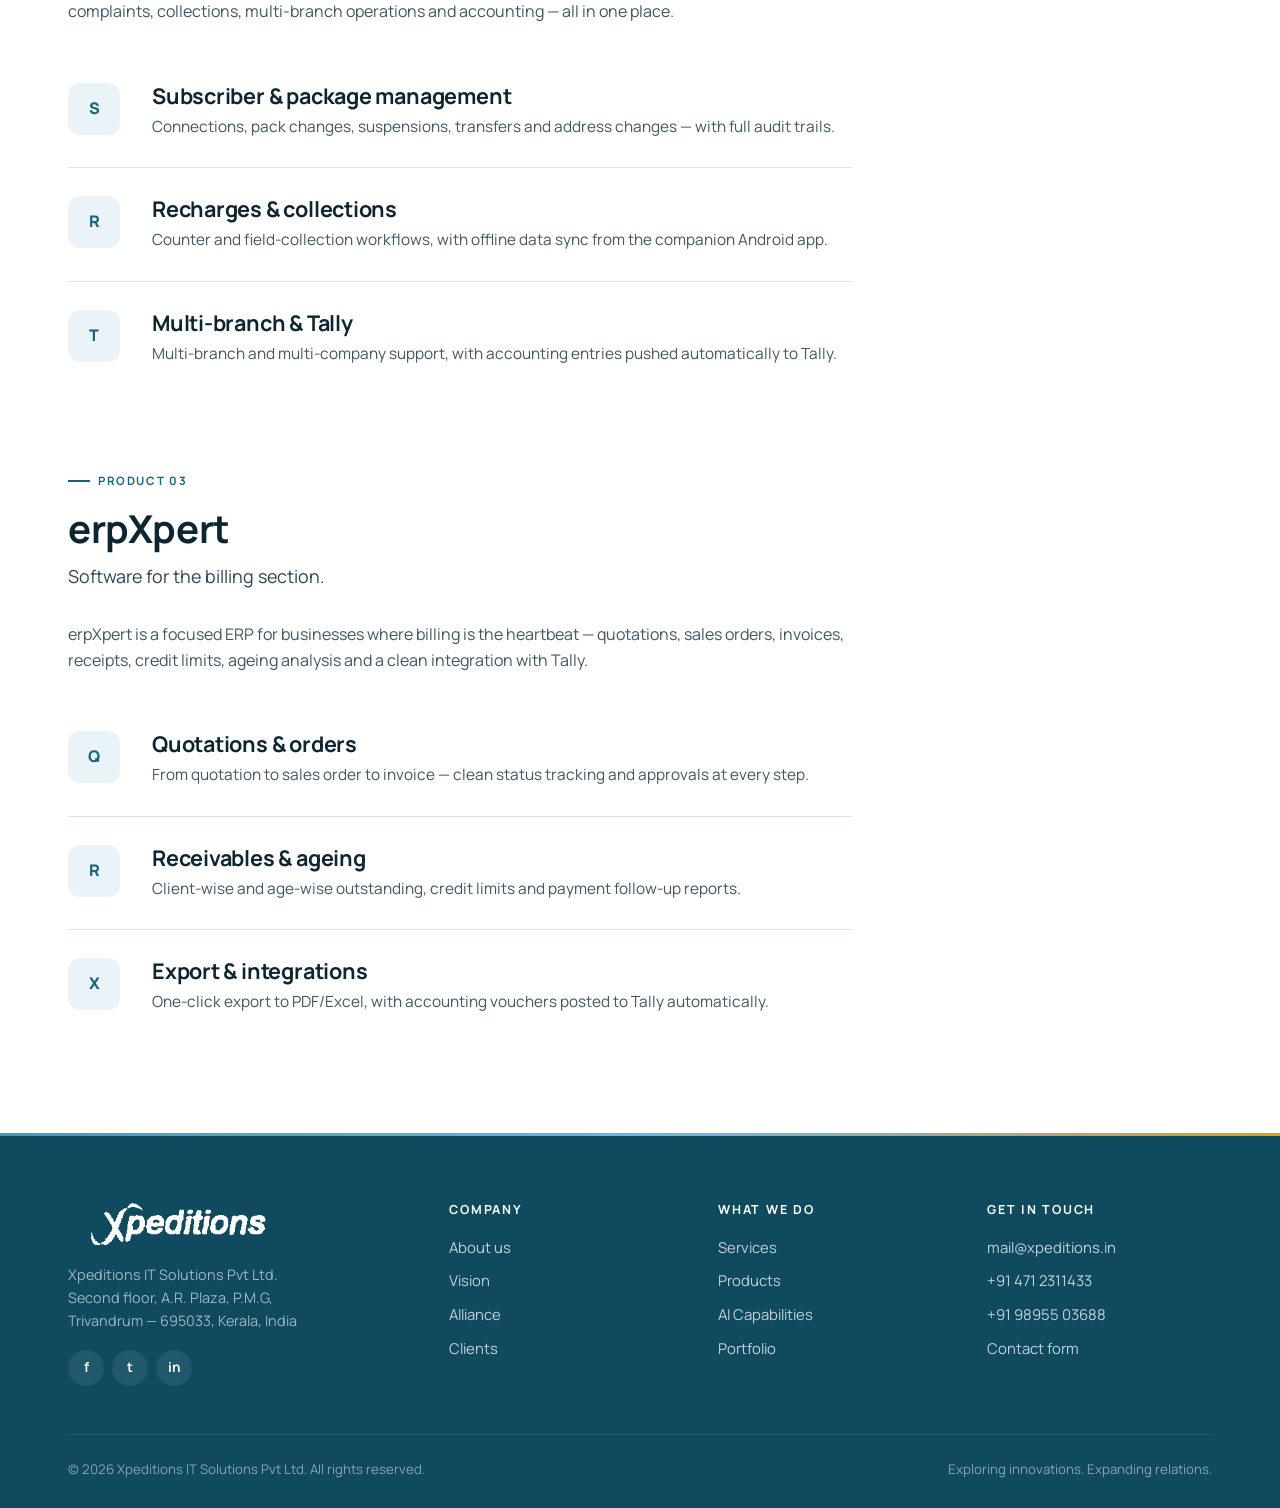
<file: products.html>
<!DOCTYPE html>
<html lang="en">
<head>
    <meta charset="utf-8">
    <meta name="viewport" content="width=device-width, initial-scale=1">
    <title>Products &mdash; Xpeditions IT Solutions</title>
    <meta name="description" content="adXpert, ctvXpert and erpXpert — products from Xpeditions IT Solutions for advertising agencies, cable TV providers and billing teams.">
    <link rel="shortcut icon" href="assets/images/favicon.ico">
    <link rel="stylesheet" href="assets/css/style.css">
</head>
<body>

<header class="site-header">
    <div class="container nav-wrap">
        <a href="index.html" class="brand">
            <img src="assets/images/logo.png" alt="Xpeditions">
        </a>
        <button class="nav-toggle" aria-label="Toggle menu"><span></span><span></span><span></span></button>
        <ul class="nav-links">
            <li><a href="index.html">Home</a></li>
            <li><a href="about.html">About</a></li>
            <li><a href="services.html">Services</a></li>
            <li><a href="products.html" class="active">Products</a></li>
            <li><a href="ai.html">AI Capabilities</a></li>
            <li><a href="portfolio.html">Portfolio</a></li>
            <li><a href="clients.html">Clients</a></li>
            <li><a href="contact.html" class="nav-cta">Get in touch</a></li>
        </ul>
    </div>
</header>

<section class="page-head">
    <div class="container">
        <div class="eyebrow">Our products</div>
        <h1>Three products.<br>One <span class="serif-accent">commitment</span> to making your day easier.</h1>
        <p class="lead" style="margin-top: 18px;">adXpert, ctvXpert and erpXpert &mdash; built over more than a decade, refined by daily use in advertising agencies, cable TV networks and billing departments across India.</p>
    </div>
</section>

<section class="bg-white">
    <div class="container two-col">
        <div>

            <article id="adxpert" style="margin-bottom: 70px;">
                <div class="eyebrow">Product 01</div>
                <h2>adXpert</h2>
                <p class="lead" style="margin-top: 10px;">Software for advertising agencies.</p>
                <p class="mt-30">
                    adXpert manages the full cycle of an advertising agency &mdash; from receiving release orders,
                    booking insertions, generating publisher and client bills, tracking outstandings, all
                    the way to posting accounting entries into Tally.
                </p>
                <div class="service-list">
                    <div class="service-item">
                        <div class="service-icon">RO</div>
                        <div><h3>Release order management</h3><p>Single and multi-insertion ROs, with release date checking, special rates, design charges and split bills.</p></div>
                    </div>
                    <div class="service-item">
                        <div class="service-icon">B</div>
                        <div><h3>Client &amp; publisher billing</h3><p>Auto-generated bills, drill-down to source orders, PDF and Excel export, e-mail directly from adXpert.</p></div>
                    </div>
                    <div class="service-item">
                        <div class="service-icon">A</div>
                        <div><h3>Accounting &amp; Tally integration</h3><p>Vouchers posted to Tally with a single click, with ledger drill-down and creditor-wise reports.</p></div>
                    </div>
                    <div class="service-item featured">
                        <div class="service-icon">AI</div>
                        <div><h3>AI assistance <span class="new-pill">New</span></h3><p>RO extraction from emails &amp; PDFs, rate-card matching, and voice-driven bookings via the AI media server. <a href="ai.html" style="color: var(--brand); font-weight: 600;">Learn more &rarr;</a></p></div>
                    </div>
                </div>
            </article>

            <article id="ctvxpert" style="margin-bottom: 70px;">
                <div class="eyebrow">Product 02</div>
                <h2>ctvXpert</h2>
                <p class="lead" style="margin-top: 10px;">Software for cable TV providers.</p>
                <p class="mt-30">
                    ctvXpert handles the entire back-office of a cable TV network: subscribers,
                    packages, recharges, complaints, collections, multi-branch operations and
                    accounting &mdash; all in one place.
                </p>
                <div class="service-list">
                    <div class="service-item">
                        <div class="service-icon">S</div>
                        <div><h3>Subscriber &amp; package management</h3><p>Connections, pack changes, suspensions, transfers and address changes &mdash; with full audit trails.</p></div>
                    </div>
                    <div class="service-item">
                        <div class="service-icon">R</div>
                        <div><h3>Recharges &amp; collections</h3><p>Counter and field-collection workflows, with offline data sync from the companion Android app.</p></div>
                    </div>
                    <div class="service-item">
                        <div class="service-icon">T</div>
                        <div><h3>Multi-branch &amp; Tally</h3><p>Multi-branch and multi-company support, with accounting entries pushed automatically to Tally.</p></div>
                    </div>
                </div>
            </article>

            <article id="erpxpert">
                <div class="eyebrow">Product 03</div>
                <h2>erpXpert</h2>
                <p class="lead" style="margin-top: 10px;">Software for the billing section.</p>
                <p class="mt-30">
                    erpXpert is a focused ERP for businesses where billing is the heartbeat &mdash;
                    quotations, sales orders, invoices, receipts, credit limits, ageing analysis
                    and a clean integration with Tally.
                </p>
                <div class="service-list">
                    <div class="service-item">
                        <div class="service-icon">Q</div>
                        <div><h3>Quotations &amp; orders</h3><p>From quotation to sales order to invoice &mdash; clean status tracking and approvals at every step.</p></div>
                    </div>
                    <div class="service-item">
                        <div class="service-icon">R</div>
                        <div><h3>Receivables &amp; ageing</h3><p>Client-wise and age-wise outstanding, credit limits and payment follow-up reports.</p></div>
                    </div>
                    <div class="service-item">
                        <div class="service-icon">X</div>
                        <div><h3>Export &amp; integrations</h3><p>One-click export to PDF/Excel, with accounting vouchers posted to Tally automatically.</p></div>
                    </div>
                </div>
            </article>

        </div>

        <aside class="two-col-aside">
            <div class="aside-card">
                <h4>Products</h4>
                <ul>
                    <li><a href="#adxpert">adXpert</a></li>
                    <li><a href="#ctvxpert">ctvXpert</a></li>
                    <li><a href="#erpxpert">erpXpert</a></li>
                </ul>
            </div>
            <div class="aside-card">
                <h4>Compatible with</h4>
                <ul>
                    <li>Windows · Linux · macOS</li>
                    <li>Tally ERP / Tally Prime</li>
                    <li>Android companion app</li>
                    <li>Modern browsers</li>
                </ul>
            </div>
            <div class="aside-card dark">
                <h4>Need a demo?</h4>
                <p>We're happy to walk you through any of these products live, with your sample data.</p>
                <a href="contact.html" class="btn btn-light">Request demo &rarr;</a>
            </div>
        </aside>
    </div>
</section>

<footer class="site-footer">
    <div class="container">
        <div class="footer-grid">
            <div class="footer-brand">
                <div class="footer-logo"><img src="assets/images/logo.png" alt="Xpeditions"></div>
                <p>Xpeditions IT Solutions Pvt Ltd.<br>
                Second floor, A.R. Plaza, P.M.G,<br>
                Trivandrum &mdash; 695033, Kerala, India</p>
                <div class="footer-social">
                    <a href="https://www.facebook.com/thexpeditions" target="_blank" rel="noopener" aria-label="Facebook">f</a>
                    <a href="https://twitter.com/xpeditions3" target="_blank" rel="noopener" aria-label="Twitter">t</a>
                    <a href="http://www.linkedin.com/company/xpeditions" target="_blank" rel="noopener" aria-label="LinkedIn">in</a>
                </div>
            </div>
            <div>
                <h4>Company</h4>
                <ul>
                    <li><a href="about.html">About us</a></li>
                    <li><a href="about.html#vision">Vision</a></li>
                    <li><a href="about.html#alliance">Alliance</a></li>
                    <li><a href="clients.html">Clients</a></li>
                </ul>
            </div>
            <div>
                <h4>What we do</h4>
                <ul>
                    <li><a href="services.html">Services</a></li>
                    <li><a href="products.html">Products</a></li>
                    <li><a href="ai.html">AI Capabilities</a></li>
                    <li><a href="portfolio.html">Portfolio</a></li>
                </ul>
            </div>
            <div>
                <h4>Get in touch</h4>
                <ul>
                    <li><a href="mailto:mail@xpeditions.in">mail@xpeditions.in</a></li>
                    <li><a href="tel:+914712311433">+91 471 2311433</a></li>
                    <li><a href="tel:+919895503688">+91 98955 03688</a></li>
                    <li><a href="contact.html">Contact form</a></li>
                </ul>
            </div>
        </div>
        <div class="footer-bottom">
            <span>&copy; 2026 Xpeditions IT Solutions Pvt Ltd. All rights reserved.</span>
            <span>Exploring innovations. Expanding relations.</span>
        </div>
    </div>
</footer>

<script src="assets/js/main.js"></script>
</body>
</html>
</file>
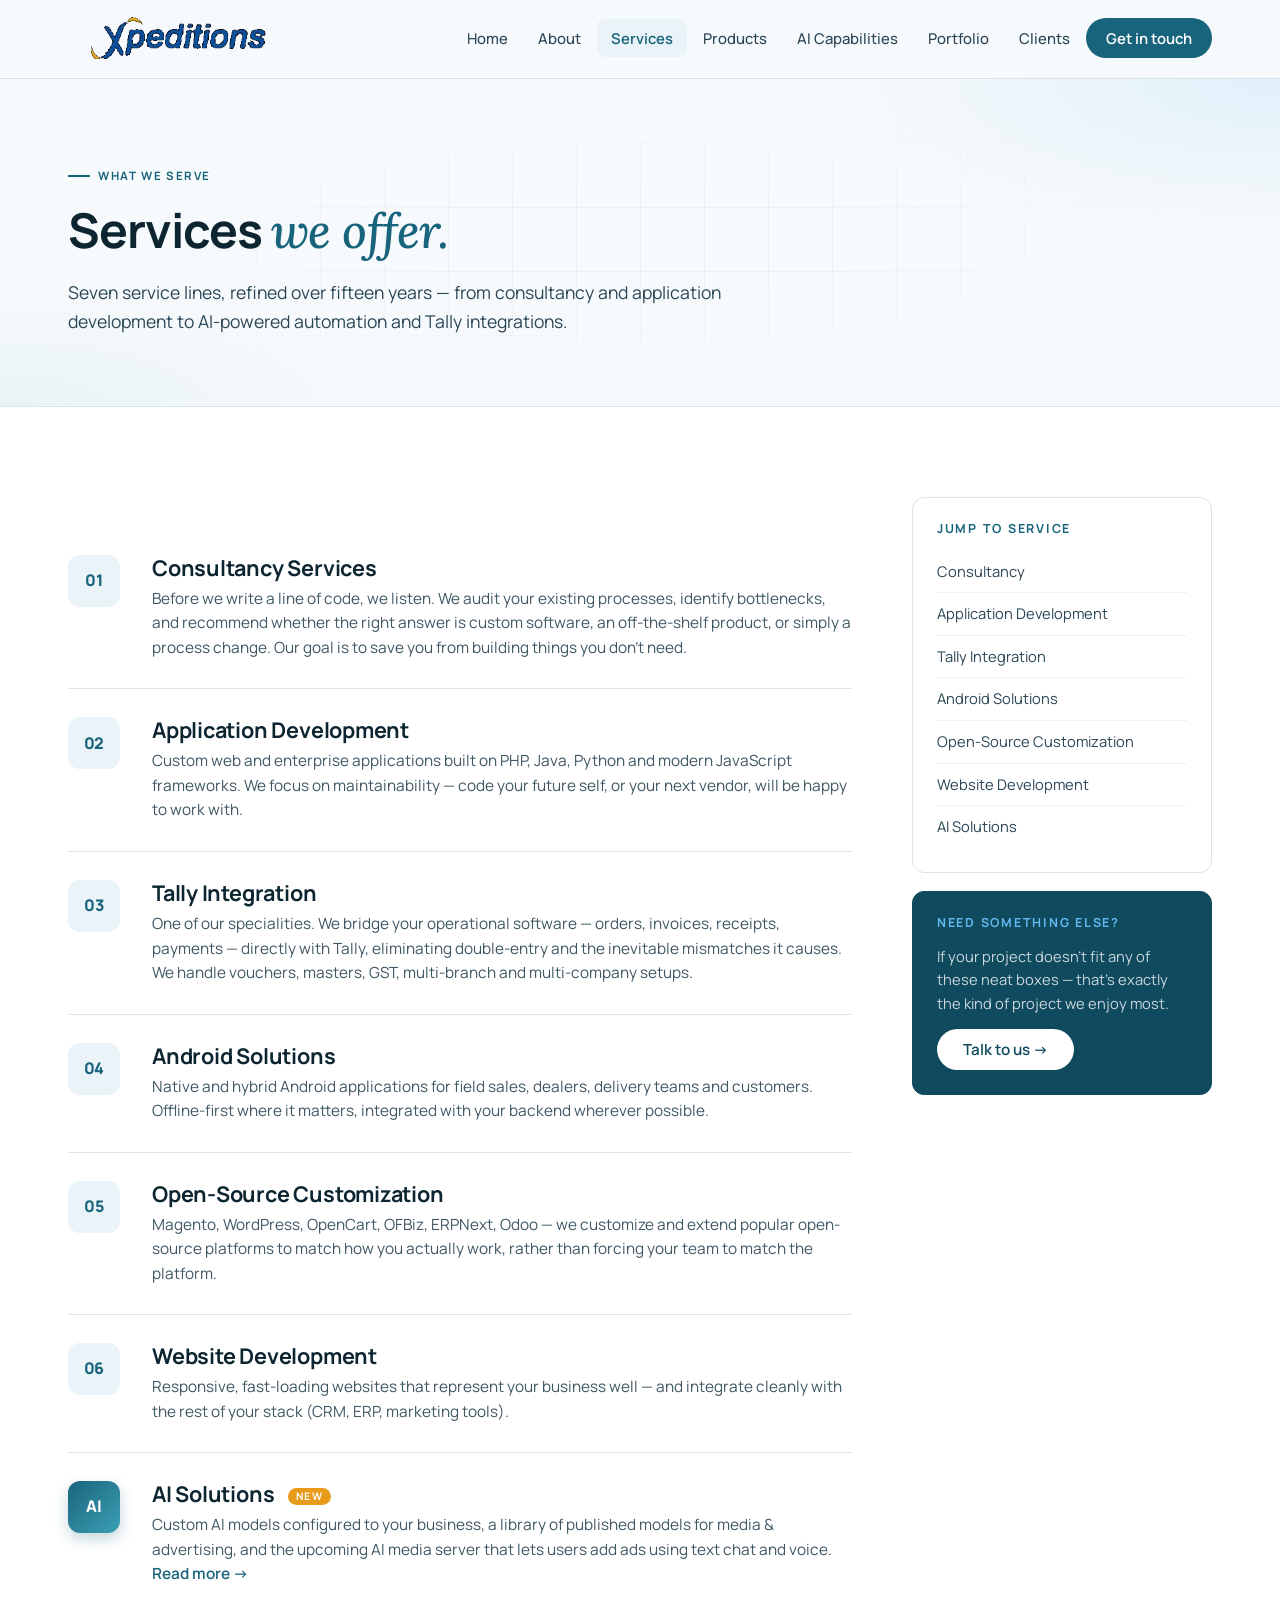
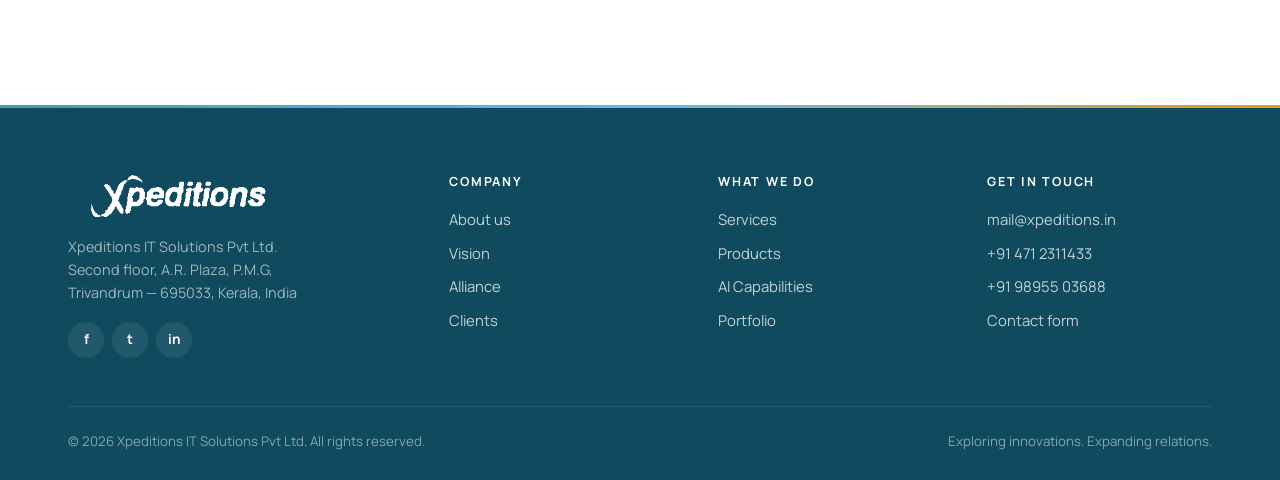
<file: services.html>
<!DOCTYPE html>
<html lang="en">
<head>
    <meta charset="utf-8">
    <meta name="viewport" content="width=device-width, initial-scale=1">
    <title>Services &mdash; Xpeditions IT Solutions</title>
    <meta name="description" content="Services from Xpeditions: consultancy, application development, Tally integration, Android, open-source customization, website development and AI solutions.">
    <link rel="shortcut icon" href="assets/images/favicon.ico">
    <link rel="stylesheet" href="assets/css/style.css">
</head>
<body>

<header class="site-header">
    <div class="container nav-wrap">
        <a href="index.html" class="brand">
            <img src="assets/images/logo.png" alt="Xpeditions">
        </a>
        <button class="nav-toggle" aria-label="Toggle menu"><span></span><span></span><span></span></button>
        <ul class="nav-links">
            <li><a href="index.html">Home</a></li>
            <li><a href="about.html">About</a></li>
            <li><a href="services.html" class="active">Services</a></li>
            <li><a href="products.html">Products</a></li>
            <li><a href="ai.html">AI Capabilities</a></li>
            <li><a href="portfolio.html">Portfolio</a></li>
            <li><a href="clients.html">Clients</a></li>
            <li><a href="contact.html" class="nav-cta">Get in touch</a></li>
        </ul>
    </div>
</header>

<section class="page-head">
    <div class="container">
        <div class="eyebrow">What we serve</div>
        <h1>Services <span class="serif-accent">we offer.</span></h1>
        <p class="lead" style="margin-top: 18px;">Seven service lines, refined over fifteen years &mdash; from consultancy and application development to AI-powered automation and Tally integrations.</p>
    </div>
</section>

<section class="bg-white">
    <div class="container two-col">
        <div>
            <div class="service-list">
                <div class="service-item" id="consultancy">
                    <div class="service-icon">01</div>
                    <div>
                        <h3>Consultancy Services</h3>
                        <p>Before we write a line of code, we listen. We audit your existing processes, identify bottlenecks, and recommend whether the right answer is custom software, an off-the-shelf product, or simply a process change. Our goal is to save you from building things you don't need.</p>
                    </div>
                </div>
                <div class="service-item" id="appdev">
                    <div class="service-icon">02</div>
                    <div>
                        <h3>Application Development</h3>
                        <p>Custom web and enterprise applications built on PHP, Java, Python and modern JavaScript frameworks. We focus on maintainability &mdash; code your future self, or your next vendor, will be happy to work with.</p>
                    </div>
                </div>
                <div class="service-item" id="tally">
                    <div class="service-icon">03</div>
                    <div>
                        <h3>Tally Integration</h3>
                        <p>One of our specialities. We bridge your operational software &mdash; orders, invoices, receipts, payments &mdash; directly with Tally, eliminating double-entry and the inevitable mismatches it causes. We handle vouchers, masters, GST, multi-branch and multi-company setups.</p>
                    </div>
                </div>
                <div class="service-item" id="android">
                    <div class="service-icon">04</div>
                    <div>
                        <h3>Android Solutions</h3>
                        <p>Native and hybrid Android applications for field sales, dealers, delivery teams and customers. Offline-first where it matters, integrated with your backend wherever possible.</p>
                    </div>
                </div>
                <div class="service-item" id="oss">
                    <div class="service-icon">05</div>
                    <div>
                        <h3>Open-Source Customization</h3>
                        <p>Magento, WordPress, OpenCart, OFBiz, ERPNext, Odoo &mdash; we customize and extend popular open-source platforms to match how you actually work, rather than forcing your team to match the platform.</p>
                    </div>
                </div>
                <div class="service-item" id="web">
                    <div class="service-icon">06</div>
                    <div>
                        <h3>Website Development</h3>
                        <p>Responsive, fast-loading websites that represent your business well &mdash; and integrate cleanly with the rest of your stack (CRM, ERP, marketing tools).</p>
                    </div>
                </div>
                <div class="service-item featured" id="ai-svc">
                    <div class="service-icon">AI</div>
                    <div>
                        <h3>AI Solutions <span class="new-pill">New</span></h3>
                        <p>Custom AI models configured to your business, a library of published models for media &amp; advertising, and the upcoming AI media server that lets users add ads using text chat and voice. <a href="ai.html" style="color: var(--brand); font-weight: 600;">Read more &rarr;</a></p>
                    </div>
                </div>
            </div>
        </div>

        <aside class="two-col-aside">
            <div class="aside-card">
                <h4>Jump to service</h4>
                <ul>
                    <li><a href="#consultancy">Consultancy</a></li>
                    <li><a href="#appdev">Application Development</a></li>
                    <li><a href="#tally">Tally Integration</a></li>
                    <li><a href="#android">Android Solutions</a></li>
                    <li><a href="#oss">Open-Source Customization</a></li>
                    <li><a href="#web">Website Development</a></li>
                    <li><a href="#ai-svc">AI Solutions</a></li>
                </ul>
            </div>
            <div class="aside-card dark">
                <h4>Need something else?</h4>
                <p>If your project doesn't fit any of these neat boxes &mdash; that's exactly the kind of project we enjoy most.</p>
                <a href="contact.html" class="btn btn-light">Talk to us &rarr;</a>
            </div>
        </aside>
    </div>
</section>

<footer class="site-footer">
    <div class="container">
        <div class="footer-grid">
            <div class="footer-brand">
                <div class="footer-logo"><img src="assets/images/logo.png" alt="Xpeditions"></div>
                <p>Xpeditions IT Solutions Pvt Ltd.<br>
                Second floor, A.R. Plaza, P.M.G,<br>
                Trivandrum &mdash; 695033, Kerala, India</p>
                <div class="footer-social">
                    <a href="https://www.facebook.com/thexpeditions" target="_blank" rel="noopener" aria-label="Facebook">f</a>
                    <a href="https://twitter.com/xpeditions3" target="_blank" rel="noopener" aria-label="Twitter">t</a>
                    <a href="http://www.linkedin.com/company/xpeditions" target="_blank" rel="noopener" aria-label="LinkedIn">in</a>
                </div>
            </div>
            <div>
                <h4>Company</h4>
                <ul>
                    <li><a href="about.html">About us</a></li>
                    <li><a href="about.html#vision">Vision</a></li>
                    <li><a href="about.html#alliance">Alliance</a></li>
                    <li><a href="clients.html">Clients</a></li>
                </ul>
            </div>
            <div>
                <h4>What we do</h4>
                <ul>
                    <li><a href="services.html">Services</a></li>
                    <li><a href="products.html">Products</a></li>
                    <li><a href="ai.html">AI Capabilities</a></li>
                    <li><a href="portfolio.html">Portfolio</a></li>
                </ul>
            </div>
            <div>
                <h4>Get in touch</h4>
                <ul>
                    <li><a href="mailto:mail@xpeditions.in">mail@xpeditions.in</a></li>
                    <li><a href="tel:+914712311433">+91 471 2311433</a></li>
                    <li><a href="tel:+919895503688">+91 98955 03688</a></li>
                    <li><a href="contact.html">Contact form</a></li>
                </ul>
            </div>
        </div>
        <div class="footer-bottom">
            <span>&copy; 2026 Xpeditions IT Solutions Pvt Ltd. All rights reserved.</span>
            <span>Exploring innovations. Expanding relations.</span>
        </div>
    </div>
</footer>

<script src="assets/js/main.js"></script>
</body>
</html>
</file>
<file: assets/css/style.css>
/* ============================================
   Xpeditions IT Solutions — Stylesheet v2
   Corporate teal-blue palette
   ============================================ */

@import url('https://fonts.googleapis.com/css2?family=Manrope:wght@400;500;600;700;800&family=Lora:ital,wght@0,500;0,600;1,500&display=swap');

:root {
    /* Brand */
    --brand-deep:    #0f4a5e;   /* deepest teal — headings, footer */
    --brand:         #19647d;   /* corporate teal — primary */
    --brand-mid:     #2b8aa3;   /* mid teal — hovers */
    --brand-light:   #3ca0b4;   /* lighter teal — accents */
    --brand-glow:    #63b8ee;   /* bright blue — highlights */
    --brand-link:    #1d6fb5;   /* link blue */

    /* Warm accent */
    --gold:          #e89a1a;   /* corporate gold — small highlights */
    --gold-soft:     #fff4d6;

    /* Neutrals */
    --ink:           #0c2530;
    --ink-soft:      #2a4555;
    --body-text:     #3e5763;
    --muted:         #6b7f8a;
    --line:          #d9e3ea;
    --line-soft:     #ebf1f5;
    --paper:         #f7fafc;
    --paper-tint:    #eaf3f8;   /* very pale blue */
    --white:         #ffffff;

    --shadow-sm:     0 2px 6px rgba(15, 74, 94, 0.06);
    --shadow:        0 14px 38px rgba(15, 74, 94, 0.10);
    --shadow-lg:     0 24px 60px rgba(15, 74, 94, 0.14);

    --radius:        12px;
    --radius-lg:     20px;
    --maxw:          1200px;

    --font-sans:     'Manrope', -apple-system, BlinkMacSystemFont, "Segoe UI", sans-serif;
    --font-serif:    'Lora', Georgia, serif;
}

* { box-sizing: border-box; margin: 0; padding: 0; }
html { scroll-behavior: smooth; }

body {
    font-family: var(--font-sans);
    background: var(--paper);
    color: var(--body-text);
    line-height: 1.6;
    font-weight: 400;
    -webkit-font-smoothing: antialiased;
}

a { color: inherit; text-decoration: none; }
img { max-width: 100%; display: block; }

.container { max-width: var(--maxw); margin: 0 auto; padding: 0 28px; }

/* --- Typography --- */
h1, h2, h3, h4, h5 {
    color: var(--ink);
    font-weight: 700;
    line-height: 1.2;
    letter-spacing: -0.01em;
}

h1 { font-size: clamp(2.2rem, 4.8vw, 3.6rem); letter-spacing: -0.02em; }
h2 { font-size: clamp(1.7rem, 3vw, 2.4rem); }
h3 { font-size: clamp(1.15rem, 1.8vw, 1.35rem); }
h4 { font-size: 1rem; }

p { color: var(--body-text); font-size: 1rem; }

.eyebrow {
    display: inline-flex;
    align-items: center;
    gap: 8px;
    text-transform: uppercase;
    letter-spacing: 0.14em;
    font-size: 0.72rem;
    font-weight: 700;
    color: var(--brand);
    margin-bottom: 16px;
}
.eyebrow::before {
    content: "";
    width: 22px;
    height: 2px;
    background: var(--brand);
}

.lead {
    font-size: 1.12rem;
    color: var(--ink-soft);
    max-width: 700px;
    line-height: 1.65;
}

.serif-accent {
    font-family: var(--font-serif);
    font-style: italic;
    font-weight: 500;
    color: var(--brand);
}

/* ============ HEADER / NAV ============ */
.site-header {
    position: sticky;
    top: 0;
    z-index: 50;
    background: rgba(247, 250, 252, 0.94);
    backdrop-filter: saturate(180%) blur(14px);
    -webkit-backdrop-filter: saturate(180%) blur(14px);
    border-bottom: 1px solid var(--line);
}

.nav-wrap {
    display: flex;
    align-items: center;
    justify-content: space-between;
    height: 78px;
    gap: 24px;
}

.brand {
    display: flex;
    align-items: center;
    flex-shrink: 0;
}
.brand img {
    height: 44px;
    width: auto;
    display: block;
}

.nav-links {
    display: flex;
    gap: 2px;
    list-style: none;
    align-items: center;
}

.nav-links a {
    padding: 9px 14px;
    border-radius: 8px;
    font-size: 0.93rem;
    font-weight: 500;
    color: var(--ink-soft);
    transition: color 0.18s, background 0.18s;
    white-space: nowrap;
}
.nav-links a:hover { color: var(--brand); background: var(--paper-tint); }
.nav-links a.active { color: var(--brand); background: var(--paper-tint); font-weight: 600; }

.nav-cta {
    background: var(--brand) !important;
    color: var(--white) !important;
    padding: 10px 20px !important;
    border-radius: 999px !important;
    font-weight: 600 !important;
}
.nav-cta:hover { background: var(--brand-deep) !important; }

.nav-toggle {
    display: none;
    background: none;
    border: 0;
    padding: 8px;
    cursor: pointer;
}
.nav-toggle span {
    display: block;
    width: 24px;
    height: 2px;
    background: var(--ink);
    margin: 5px 0;
    transition: all 0.3s;
}

/* ============ BUTTONS ============ */
.btn {
    display: inline-flex;
    align-items: center;
    gap: 8px;
    padding: 13px 26px;
    border-radius: 999px;
    font-weight: 600;
    font-size: 0.95rem;
    cursor: pointer;
    border: 0;
    transition: transform 0.18s, box-shadow 0.18s, background 0.18s;
    font-family: var(--font-sans);
    line-height: 1;
}

.btn-primary {
    background: var(--brand);
    color: var(--white);
}
.btn-primary:hover {
    background: var(--brand-deep);
    transform: translateY(-2px);
    box-shadow: 0 10px 24px rgba(25, 100, 125, 0.30);
}

.btn-ghost {
    background: transparent;
    color: var(--brand);
    border: 1.5px solid var(--brand);
}
.btn-ghost:hover { background: var(--brand); color: var(--white); }

.btn-light {
    background: var(--white);
    color: var(--brand-deep);
    box-shadow: var(--shadow-sm);
}
.btn-light:hover {
    background: var(--gold);
    color: var(--white);
    transform: translateY(-2px);
}

.btn-arrow::after {
    content: "→";
    transition: transform 0.18s;
    font-size: 1.05em;
}
.btn-arrow:hover::after { transform: translateX(4px); }

/* ============ HERO ============ */
.hero {
    position: relative;
    padding: 90px 0 110px;
    overflow: hidden;
    background:
        radial-gradient(ellipse 70% 80% at 100% 0%, rgba(99, 184, 238, 0.18), transparent 60%),
        radial-gradient(ellipse 60% 70% at 0% 100%, rgba(60, 160, 180, 0.12), transparent 60%),
        var(--paper);
}

.hero::before {
    content: "";
    position: absolute;
    inset: 0;
    background-image:
        linear-gradient(rgba(25, 100, 125, 0.05) 1px, transparent 1px),
        linear-gradient(90deg, rgba(25, 100, 125, 0.05) 1px, transparent 1px);
    background-size: 64px 64px;
    background-position: -1px -1px;
    pointer-events: none;
    mask-image: radial-gradient(ellipse at center, black 30%, transparent 75%);
    -webkit-mask-image: radial-gradient(ellipse at center, black 30%, transparent 75%);
}

.hero-grid {
    position: relative;
    display: grid;
    grid-template-columns: 1.15fr 1fr;
    gap: 70px;
    align-items: center;
}

.hero h1 .serif-accent { font-size: 0.92em; }

.hero-tagline {
    display: inline-flex;
    align-items: center;
    gap: 8px;
    padding: 6px 14px;
    background: var(--white);
    border: 1px solid var(--line);
    border-radius: 999px;
    font-size: 0.82rem;
    font-weight: 600;
    color: var(--brand-deep);
    margin-bottom: 24px;
    box-shadow: var(--shadow-sm);
}
.hero-tagline .dot {
    width: 8px; height: 8px;
    border-radius: 50%;
    background: var(--brand-light);
    box-shadow: 0 0 0 4px rgba(60, 160, 180, 0.25);
    animation: pulse 2s ease-in-out infinite;
}
@keyframes pulse {
    50% { box-shadow: 0 0 0 7px rgba(60, 160, 180, 0.08); }
}

.hero-lead {
    margin: 26px 0 36px;
    font-size: 1.14rem;
    line-height: 1.7;
    color: var(--ink-soft);
    max-width: 540px;
}

.hero-ctas { display: flex; gap: 12px; flex-wrap: wrap; }

.hero-meta {
    display: flex;
    gap: 32px;
    margin-top: 50px;
    padding-top: 26px;
    border-top: 1px solid var(--line);
    flex-wrap: wrap;
}
.hero-meta-item .num {
    font-size: 1.8rem;
    font-weight: 800;
    color: var(--brand-deep);
    line-height: 1;
}
.hero-meta-item .label {
    font-size: 0.82rem;
    color: var(--muted);
    margin-top: 4px;
}

/* Hero visual card — corporate, not editorial */
.hero-visual {
    position: relative;
    background: linear-gradient(135deg, var(--brand-deep) 0%, var(--brand) 60%, var(--brand-mid) 100%);
    border-radius: var(--radius-lg);
    overflow: hidden;
    color: var(--white);
    padding: 38px;
    box-shadow: var(--shadow-lg);
    min-height: 460px;
    display: flex;
    flex-direction: column;
    justify-content: space-between;
}
.hero-visual::before {
    content: "";
    position: absolute;
    top: -40%; right: -25%;
    width: 80%; height: 110%;
    background: radial-gradient(circle, rgba(99, 184, 238, 0.45), transparent 65%);
    pointer-events: none;
}
.hero-visual::after {
    content: "";
    position: absolute;
    bottom: -30%; left: -15%;
    width: 60%; height: 80%;
    background: radial-gradient(circle, rgba(232, 154, 26, 0.18), transparent 65%);
    pointer-events: none;
}
.hero-visual > * { position: relative; z-index: 1; }

.hv-badge {
    display: inline-flex;
    align-items: center;
    gap: 8px;
    padding: 5px 12px;
    background: rgba(255,255,255,0.15);
    border: 1px solid rgba(255,255,255,0.25);
    border-radius: 999px;
    font-size: 0.74rem;
    font-weight: 600;
    text-transform: uppercase;
    letter-spacing: 0.12em;
    margin-bottom: 22px;
    width: max-content;
}
.hv-badge .gold-dot {
    width: 8px; height: 8px;
    border-radius: 50%;
    background: var(--gold);
    box-shadow: 0 0 8px var(--gold);
}

.hv-headline {
    font-size: 1.7rem;
    line-height: 1.25;
    font-weight: 700;
    color: var(--white);
    letter-spacing: -0.01em;
    margin-bottom: 14px;
}
.hv-sub {
    font-size: 0.95rem;
    color: rgba(255,255,255,0.82);
    line-height: 1.55;
}

.hv-mini-chat {
    margin-top: 28px;
    background: rgba(0,0,0,0.18);
    border: 1px solid rgba(255,255,255,0.10);
    border-radius: 12px;
    padding: 18px;
    font-size: 0.85rem;
    line-height: 1.7;
}
.hv-mini-chat .who { color: var(--gold); font-weight: 600; }
.hv-mini-chat .ai  { color: var(--brand-glow); font-weight: 600; }
.hv-mini-chat .val { color: rgba(255,255,255,0.92); }

/* ============ SECTIONS ============ */
section { padding: 90px 0; }

.section-head {
    text-align: center;
    max-width: 740px;
    margin: 0 auto 60px;
}
.section-head .eyebrow {
    justify-content: center;
}
.section-head .eyebrow::before { display: none; }
.section-head h2 { margin-bottom: 14px; }

/* Alternating backgrounds */
.bg-tint { background: var(--paper-tint); }
.bg-white { background: var(--white); }

/* ============ CAPABILITIES / SERVICE GRID ============ */
.cap-grid {
    display: grid;
    grid-template-columns: repeat(3, 1fr);
    gap: 22px;
}

.cap-card {
    background: var(--white);
    border: 1px solid var(--line);
    border-radius: var(--radius);
    padding: 32px 26px;
    transition: transform 0.25s, box-shadow 0.25s, border-color 0.25s;
    position: relative;
    overflow: hidden;
}

.cap-card::before {
    content: "";
    position: absolute;
    top: 0; left: 0;
    width: 100%; height: 3px;
    background: linear-gradient(90deg, var(--brand), var(--brand-light));
    transform: scaleX(0);
    transform-origin: left;
    transition: transform 0.3s;
}

.cap-card:hover {
    transform: translateY(-4px);
    box-shadow: var(--shadow);
    border-color: var(--brand-light);
}
.cap-card:hover::before { transform: scaleX(1); }

.cap-card .cap-icon {
    width: 48px;
    height: 48px;
    border-radius: 10px;
    background: var(--paper-tint);
    color: var(--brand);
    display: flex;
    align-items: center;
    justify-content: center;
    font-weight: 800;
    font-size: 1.05rem;
    margin-bottom: 20px;
    letter-spacing: -0.02em;
}
.cap-card h3 { margin-bottom: 10px; }
.cap-card p { font-size: 0.95rem; }

.cap-card .more {
    display: inline-block;
    margin-top: 16px;
    color: var(--brand);
    font-weight: 600;
    font-size: 0.88rem;
}
.cap-card .more::after { content: " →"; }

/* ============ PRODUCT CARDS ============ */
.product-row {
    display: grid;
    grid-template-columns: repeat(3, 1fr);
    gap: 22px;
}

.product-card {
    display: block;
    padding: 34px 28px;
    border-radius: var(--radius);
    background: var(--white);
    border: 1px solid var(--line);
    position: relative;
    transition: transform 0.25s, box-shadow 0.25s, border-color 0.25s;
    overflow: hidden;
}
.product-card:hover {
    transform: translateY(-4px);
    box-shadow: var(--shadow);
    border-color: var(--brand-light);
}
.product-card .label {
    display: inline-block;
    font-size: 0.7rem;
    text-transform: uppercase;
    letter-spacing: 0.14em;
    background: var(--brand);
    color: var(--white);
    padding: 5px 12px;
    border-radius: 999px;
    margin-bottom: 18px;
    font-weight: 700;
}
.product-card h3 { margin-bottom: 10px; }
.product-card p { font-size: 0.94rem; margin-bottom: 16px; }
.product-card .more {
    font-weight: 600;
    color: var(--brand);
    font-size: 0.9rem;
}
.product-card .more::after { content: " →"; transition: transform 0.18s; display: inline-block; }
.product-card:hover .more::after { transform: translateX(3px); }

/* ============ AI SECTION (light, branded) ============ */
.ai-section {
    background:
        radial-gradient(ellipse 60% 50% at 100% 0%, rgba(99, 184, 238, 0.10), transparent 60%),
        radial-gradient(ellipse 50% 40% at 0% 100%, rgba(25, 100, 125, 0.06), transparent 60%),
        var(--paper);
}

.ai-feature {
    display: grid;
    grid-template-columns: 1fr 1fr;
    gap: 70px;
    align-items: center;
    padding: 50px 0;
}
.ai-feature + .ai-feature {
    border-top: 1px solid var(--line);
}
.ai-feature.reverse .ai-feature-text { order: 2; }
.ai-feature.reverse .ai-feature-visual { order: 1; }

.ai-feature-number {
    font-family: var(--font-serif);
    font-style: italic;
    font-size: 3.5rem;
    line-height: 1;
    color: var(--brand-light);
    font-weight: 500;
    margin-bottom: 12px;
}

.ai-feature ul {
    list-style: none;
    margin-top: 22px;
}
.ai-feature ul li {
    padding-left: 28px;
    position: relative;
    margin-bottom: 11px;
    color: var(--ink-soft);
    font-size: 0.97rem;
    line-height: 1.55;
}
.ai-feature ul li::before {
    content: "";
    position: absolute;
    left: 0; top: 9px;
    width: 16px; height: 2px;
    background: var(--brand);
}

/* Code-mock visual (now lighter, on-brand) */
.ai-mock {
    background: var(--brand-deep);
    color: rgba(255,255,255,0.92);
    border-radius: var(--radius-lg);
    padding: 28px;
    font-family: 'JetBrains Mono', 'SF Mono', Consolas, monospace;
    box-shadow: var(--shadow);
    position: relative;
    overflow: hidden;
}
.ai-mock::before {
    content: "";
    position: absolute;
    top: 0; right: 0;
    width: 220px; height: 220px;
    background: radial-gradient(circle, rgba(99, 184, 238, 0.18), transparent 70%);
    pointer-events: none;
}
.ai-mock-bar {
    display: flex;
    align-items: center;
    gap: 6px;
    margin-bottom: 20px;
    position: relative;
    min-width: 0;
}
.ai-mock-bar > span:not(.filename) {
    width: 11px; height: 11px;
    border-radius: 50%;
    flex-shrink: 0;
}
.ai-mock-bar > span:nth-child(1) { background: #ff5a5a; }
.ai-mock-bar > span:nth-child(2) { background: var(--gold); }
.ai-mock-bar > span:nth-child(3) { background: var(--brand-light); }
.ai-mock-bar .filename {
    margin-left: auto;
    font-size: 0.72rem;
    color: rgba(255,255,255,0.5);
    letter-spacing: 0.04em;
    white-space: nowrap;
    overflow: hidden;
    text-overflow: ellipsis;
    min-width: 0;
    padding-left: 8px;
}

.ai-mock-line {
    font-size: 0.83rem;
    line-height: 1.85;
    color: rgba(255,255,255,0.82);
    position: relative;
}
.ai-mock-line .key  { color: var(--brand-glow); }
.ai-mock-line .val  { color: var(--gold); }
.ai-mock-line .you  { color: #88e9b0; }
.ai-mock-line .cmt  { color: rgba(255,255,255,0.42); font-style: italic; }

/* Voice wave */
.voice-bars {
    display: flex;
    align-items: center;
    gap: 4px;
    height: 50px;
    margin: 16px 0;
    padding: 0 4px;
}
.voice-bars span {
    flex: 1;
    background: linear-gradient(180deg, var(--brand-glow), var(--brand-light));
    border-radius: 3px;
    animation: voice 1.3s ease-in-out infinite;
    transform-origin: center;
}
.voice-bars span:nth-child(1)  { animation-delay: 0.00s; height: 30%; }
.voice-bars span:nth-child(2)  { animation-delay: 0.08s; height: 60%; }
.voice-bars span:nth-child(3)  { animation-delay: 0.16s; height: 85%; }
.voice-bars span:nth-child(4)  { animation-delay: 0.24s; height: 45%; }
.voice-bars span:nth-child(5)  { animation-delay: 0.32s; height: 95%; }
.voice-bars span:nth-child(6)  { animation-delay: 0.40s; height: 55%; }
.voice-bars span:nth-child(7)  { animation-delay: 0.48s; height: 75%; }
.voice-bars span:nth-child(8)  { animation-delay: 0.56s; height: 40%; }
.voice-bars span:nth-child(9)  { animation-delay: 0.64s; height: 70%; }
.voice-bars span:nth-child(10) { animation-delay: 0.72s; height: 90%; }
.voice-bars span:nth-child(11) { animation-delay: 0.80s; height: 50%; }
.voice-bars span:nth-child(12) { animation-delay: 0.88s; height: 75%; }
@keyframes voice {
    0%, 100% { transform: scaleY(0.45); }
    50% { transform: scaleY(1.3); }
}

/* ============ MODEL CARDS ============ */
.model-grid {
    display: grid;
    grid-template-columns: repeat(3, 1fr);
    gap: 22px;
    margin-top: 50px;
}
.model-card {
    background: var(--white);
    border-radius: var(--radius);
    padding: 28px;
    border: 1px solid var(--line);
    transition: all 0.25s;
}
.model-card:hover {
    border-color: var(--brand-light);
    transform: translateY(-3px);
    box-shadow: var(--shadow);
}
.model-tag {
    display: inline-block;
    background: var(--paper-tint);
    color: var(--brand);
    font-size: 0.7rem;
    text-transform: uppercase;
    letter-spacing: 0.12em;
    padding: 4px 10px;
    border-radius: 999px;
    font-weight: 700;
    margin-bottom: 14px;
}
.model-card h3 {
    font-size: 1.15rem;
    margin-bottom: 6px;
    font-family: var(--font-sans);
}
.model-card .model-code {
    font-family: 'JetBrains Mono', monospace;
    font-size: 0.88rem;
    color: var(--brand);
    margin-bottom: 12px;
}
.model-card p.small {
    font-size: 0.88rem;
    color: var(--ink-soft);
    margin-bottom: 16px;
}
.model-spec {
    display: flex;
    justify-content: space-between;
    padding: 8px 0;
    font-size: 0.85rem;
    border-bottom: 1px dashed var(--line);
}
.model-spec:last-child { border-bottom: 0; }
.model-spec span:first-child { color: var(--muted); }
.model-spec span:last-child { font-weight: 600; color: var(--ink); }

/* ============ PAGE HEADER (inner pages) ============ */
.page-head {
    padding: 80px 0 70px;
    background:
        radial-gradient(ellipse 60% 80% at 100% 0%, rgba(99, 184, 238, 0.15), transparent 60%),
        radial-gradient(ellipse 50% 60% at 0% 100%, rgba(60, 160, 180, 0.08), transparent 60%),
        var(--paper);
    border-bottom: 1px solid var(--line);
    position: relative;
}
.page-head::before {
    content: "";
    position: absolute;
    inset: 0;
    background-image:
        linear-gradient(rgba(25, 100, 125, 0.05) 1px, transparent 1px),
        linear-gradient(90deg, rgba(25, 100, 125, 0.05) 1px, transparent 1px);
    background-size: 64px 64px;
    pointer-events: none;
    mask-image: radial-gradient(ellipse at center, black 20%, transparent 75%);
    -webkit-mask-image: radial-gradient(ellipse at center, black 20%, transparent 75%);
}
.page-head .container { position: relative; z-index: 1; }
.page-head h1 { font-size: clamp(2rem, 4vw, 3rem); margin-bottom: 16px; }
.page-head .lead { font-size: 1.1rem; }

/* ============ TWO-COL LAYOUT ============ */
.two-col {
    display: grid;
    grid-template-columns: minmax(0, 1fr) 300px;
    gap: 60px;
}
.two-col-aside { position: sticky; top: 100px; align-self: start; }

.aside-card {
    background: var(--white);
    border: 1px solid var(--line);
    border-radius: var(--radius);
    padding: 24px;
    margin-bottom: 18px;
}
.aside-card h4 {
    margin-bottom: 14px;
    font-size: 0.78rem;
    text-transform: uppercase;
    letter-spacing: 0.14em;
    color: var(--brand);
    font-weight: 700;
}
.aside-card ul { list-style: none; }
.aside-card ul li {
    padding: 9px 0;
    border-bottom: 1px solid var(--line-soft);
    font-size: 0.92rem;
    color: var(--ink-soft);
}
.aside-card ul li:last-child { border-bottom: 0; }
.aside-card ul li a {
    display: block;
    transition: color 0.18s, padding-left 0.18s;
}
.aside-card ul li a:hover { color: var(--brand); padding-left: 4px; }
.aside-card.dark {
    background: var(--brand-deep);
    border-color: var(--brand-deep);
    color: var(--white);
}
.aside-card.dark h4 { color: var(--brand-glow); }
.aside-card.dark p { color: rgba(255,255,255,0.78); font-size: 0.92rem; margin: 8px 0 14px; }

/* ============ SERVICE LIST ============ */
.service-list { margin-top: 30px; }
.service-item {
    display: grid;
    grid-template-columns: 64px 1fr;
    gap: 20px;
    padding: 28px 0;
    border-bottom: 1px solid var(--line);
    align-items: start;
}
.service-item:last-child { border-bottom: 0; }
.service-item .service-icon {
    width: 52px; height: 52px;
    border-radius: 12px;
    background: var(--paper-tint);
    color: var(--brand);
    display: flex;
    align-items: center;
    justify-content: center;
    font-size: 1rem;
    font-weight: 800;
    letter-spacing: -0.02em;
    flex-shrink: 0;
}
.service-item.featured .service-icon {
    background: linear-gradient(135deg, var(--brand), var(--brand-light));
    color: var(--white);
    box-shadow: 0 6px 14px rgba(25, 100, 125, 0.25);
}
.service-item h3 { margin-bottom: 6px; }
.service-item p { font-size: 0.96rem; }

.new-pill {
    display: inline-block;
    background: var(--gold);
    color: var(--white);
    font-size: 0.65rem;
    font-weight: 700;
    padding: 2px 8px;
    border-radius: 999px;
    text-transform: uppercase;
    letter-spacing: 0.12em;
    margin-left: 10px;
    vertical-align: middle;
}

/* ============ TESTIMONIALS ============ */
.testi-row {
    display: grid;
    grid-template-columns: repeat(3, 1fr);
    gap: 22px;
}
.testi-card {
    background: var(--white);
    border-radius: var(--radius);
    padding: 30px;
    border: 1px solid var(--line);
    position: relative;
}
.testi-card .quote-mark {
    color: var(--brand-light);
    font-family: var(--font-serif);
    font-size: 3.5rem;
    line-height: 0.4;
    display: block;
    margin-bottom: 14px;
    opacity: 0.5;
}
.testi-card blockquote {
    font-size: 1rem;
    line-height: 1.55;
    margin-bottom: 18px;
    color: var(--ink);
    font-weight: 500;
}
.testi-card cite {
    font-size: 0.85rem;
    color: var(--muted);
    font-style: normal;
    font-weight: 600;
}

/* ============ CLIENT GRID ============ */
.client-grid {
    display: grid;
    grid-template-columns: repeat(auto-fit, minmax(170px, 1fr));
    gap: 14px;
    margin-top: 36px;
}
.client-cell {
    background: var(--white);
    border: 1px solid var(--line);
    border-radius: var(--radius);
    padding: 26px 16px;
    text-align: center;
    font-weight: 600;
    font-size: 0.93rem;
    color: var(--ink-soft);
    transition: all 0.2s;
    min-height: 100px;
    display: flex;
    align-items: center;
    justify-content: center;
}
.client-cell:hover {
    color: var(--brand);
    border-color: var(--brand-light);
    transform: translateY(-2px);
    box-shadow: var(--shadow-sm);
}

/* ============ FORMS ============ */
.contact-grid {
    display: grid;
    grid-template-columns: 1.15fr 1fr;
    gap: 50px;
    margin-top: 30px;
}

form.contact-form { display: grid; gap: 16px; }
form.contact-form label {
    font-size: 0.82rem;
    font-weight: 600;
    color: var(--ink);
    margin-bottom: 6px;
    display: block;
}
form.contact-form input,
form.contact-form select,
form.contact-form textarea {
    width: 100%;
    padding: 13px 16px;
    border: 1.5px solid var(--line);
    border-radius: 10px;
    font-family: var(--font-sans);
    font-size: 0.96rem;
    background: var(--white);
    color: var(--ink);
    transition: border-color 0.18s, box-shadow 0.18s;
}
form.contact-form input:focus,
form.contact-form select:focus,
form.contact-form textarea:focus {
    outline: 0;
    border-color: var(--brand);
    box-shadow: 0 0 0 4px rgba(25, 100, 125, 0.12);
}
form.contact-form textarea { min-height: 130px; resize: vertical; }

.form-status {
    font-size: 0.93rem;
    padding: 0;
    line-height: 1.5;
}
.form-status:empty { display: none; }
.form-status.is-success {
    background: #e6f7ec;
    color: #0f6b3a;
    border: 1px solid #b9e3c8;
    padding: 14px 16px;
    border-radius: 10px;
}
.form-status.is-error {
    background: #fdecec;
    color: #a02323;
    border: 1px solid #f3c2c2;
    padding: 14px 16px;
    border-radius: 10px;
}

.contact-info-card {
    background: linear-gradient(155deg, var(--brand-deep) 0%, var(--brand) 100%);
    color: var(--white);
    border-radius: var(--radius-lg);
    padding: 36px 32px;
    position: relative;
    overflow: hidden;
}
.contact-info-card::before {
    content: "";
    position: absolute;
    top: -40%; right: -30%;
    width: 80%; height: 100%;
    background: radial-gradient(circle, rgba(99, 184, 238, 0.30), transparent 65%);
    pointer-events: none;
}
.contact-info-card > * { position: relative; z-index: 1; }
.contact-info-card h3 { color: var(--white); margin-bottom: 24px; font-size: 1.3rem; }
.contact-info-card .info-line {
    display: flex;
    gap: 14px;
    align-items: flex-start;
    margin-bottom: 22px;
    font-size: 0.93rem;
    color: rgba(255,255,255,0.85);
    line-height: 1.55;
}
.contact-info-card .info-line strong {
    color: var(--white);
    display: block;
    margin-bottom: 3px;
    font-size: 0.78rem;
    text-transform: uppercase;
    letter-spacing: 0.12em;
    font-weight: 700;
}
.contact-info-card a { color: rgba(255,255,255,0.92); }
.contact-info-card a:hover { color: var(--gold); }
.info-icon {
    width: 38px; height: 38px;
    border-radius: 10px;
    background: rgba(255,255,255,0.12);
    display: flex; align-items: center; justify-content: center;
    flex-shrink: 0;
    color: var(--brand-glow);
    font-weight: 700;
    font-size: 1.05rem;
}

/* ============ FOOTER ============ */
.site-footer {
    background: var(--brand-deep);
    color: rgba(255,255,255,0.75);
    padding: 70px 0 28px;
    position: relative;
}
.site-footer::before {
    content: "";
    position: absolute;
    top: 0; left: 0; right: 0;
    height: 3px;
    background: linear-gradient(90deg, var(--brand-light), var(--brand-glow), var(--gold));
}

.footer-grid {
    display: grid;
    grid-template-columns: 1.5fr 1fr 1fr 1fr;
    gap: 44px;
    margin-bottom: 48px;
}
.footer-grid h4 {
    color: var(--white);
    font-size: 0.78rem;
    text-transform: uppercase;
    letter-spacing: 0.14em;
    margin-bottom: 18px;
    font-weight: 700;
}
.footer-grid ul { list-style: none; }
.footer-grid ul li { margin-bottom: 10px; font-size: 0.93rem; }
.footer-grid ul li a { transition: color 0.18s; }
.footer-grid ul li a:hover { color: var(--brand-glow); }

.footer-brand .footer-logo {
    display: flex;
    align-items: center;
    margin-bottom: 16px;
}
.footer-brand .footer-logo img {
    height: 44px;
    filter: brightness(0) invert(1);
}
.footer-brand p {
    color: rgba(255,255,255,0.6);
    font-size: 0.9rem;
    line-height: 1.6;
}

.footer-social {
    display: flex;
    gap: 8px;
    margin-top: 18px;
}
.footer-social a {
    width: 36px; height: 36px;
    border-radius: 50%;
    background: rgba(255,255,255,0.08);
    display: flex;
    align-items: center;
    justify-content: center;
    color: var(--white);
    transition: all 0.2s;
    font-size: 0.85rem;
    font-weight: 700;
}
.footer-social a:hover { background: var(--brand-light); transform: translateY(-2px); }

.footer-bottom {
    border-top: 1px solid rgba(255,255,255,0.10);
    padding-top: 24px;
    display: flex;
    justify-content: space-between;
    flex-wrap: wrap;
    gap: 12px;
    font-size: 0.83rem;
    color: rgba(255,255,255,0.5);
}

/* ============ CTA BAND ============ */
.cta-band {
    background:
        radial-gradient(ellipse 50% 70% at 100% 50%, rgba(99, 184, 238, 0.10), transparent 60%),
        var(--paper-tint);
    padding: 80px 0;
    text-align: center;
}
.cta-band h2 { max-width: 700px; margin: 0 auto 14px; }
.cta-band p { max-width: 580px; margin: 0 auto 28px; font-size: 1.05rem; }

/* ============ MISC ============ */
.text-center { text-align: center; }
.mt-30 { margin-top: 30px; }
.mt-50 { margin-top: 50px; }
.mt-70 { margin-top: 70px; }

/* ============ RESPONSIVE ============ */
@media (max-width: 960px) {
    .hero-grid,
    .ai-feature,
    .ai-feature.reverse,
    .contact-grid,
    .two-col { grid-template-columns: 1fr; gap: 40px; }
    .ai-feature.reverse .ai-feature-text { order: 1; }
    .ai-feature.reverse .ai-feature-visual { order: 2; }

    .cap-grid,
    .product-row,
    .model-grid,
    .testi-row { grid-template-columns: 1fr; }

    .footer-grid { grid-template-columns: 1fr 1fr; gap: 36px; }
    .two-col-aside { position: static; }

    .nav-links {
        display: none;
        position: absolute;
        top: 78px; left: 0; right: 0;
        background: var(--white);
        border-bottom: 1px solid var(--line);
        flex-direction: column;
        align-items: stretch;
        padding: 18px 24px;
        gap: 4px;
        box-shadow: var(--shadow);
    }
    .nav-links.open { display: flex; }
    .nav-links a { padding: 12px 14px; }
    .nav-toggle { display: block; }
}

@media (max-width: 560px) {
    section { padding: 60px 0; }
    .hero { padding: 60px 0 80px; }
    .hero-meta { gap: 24px; }
    .footer-grid { grid-template-columns: 1fr; }
    .container { padding: 0 20px; }
    .hero-visual { padding: 28px; min-height: 380px; }
    .hv-headline { font-size: 1.4rem; }
}
</file>
